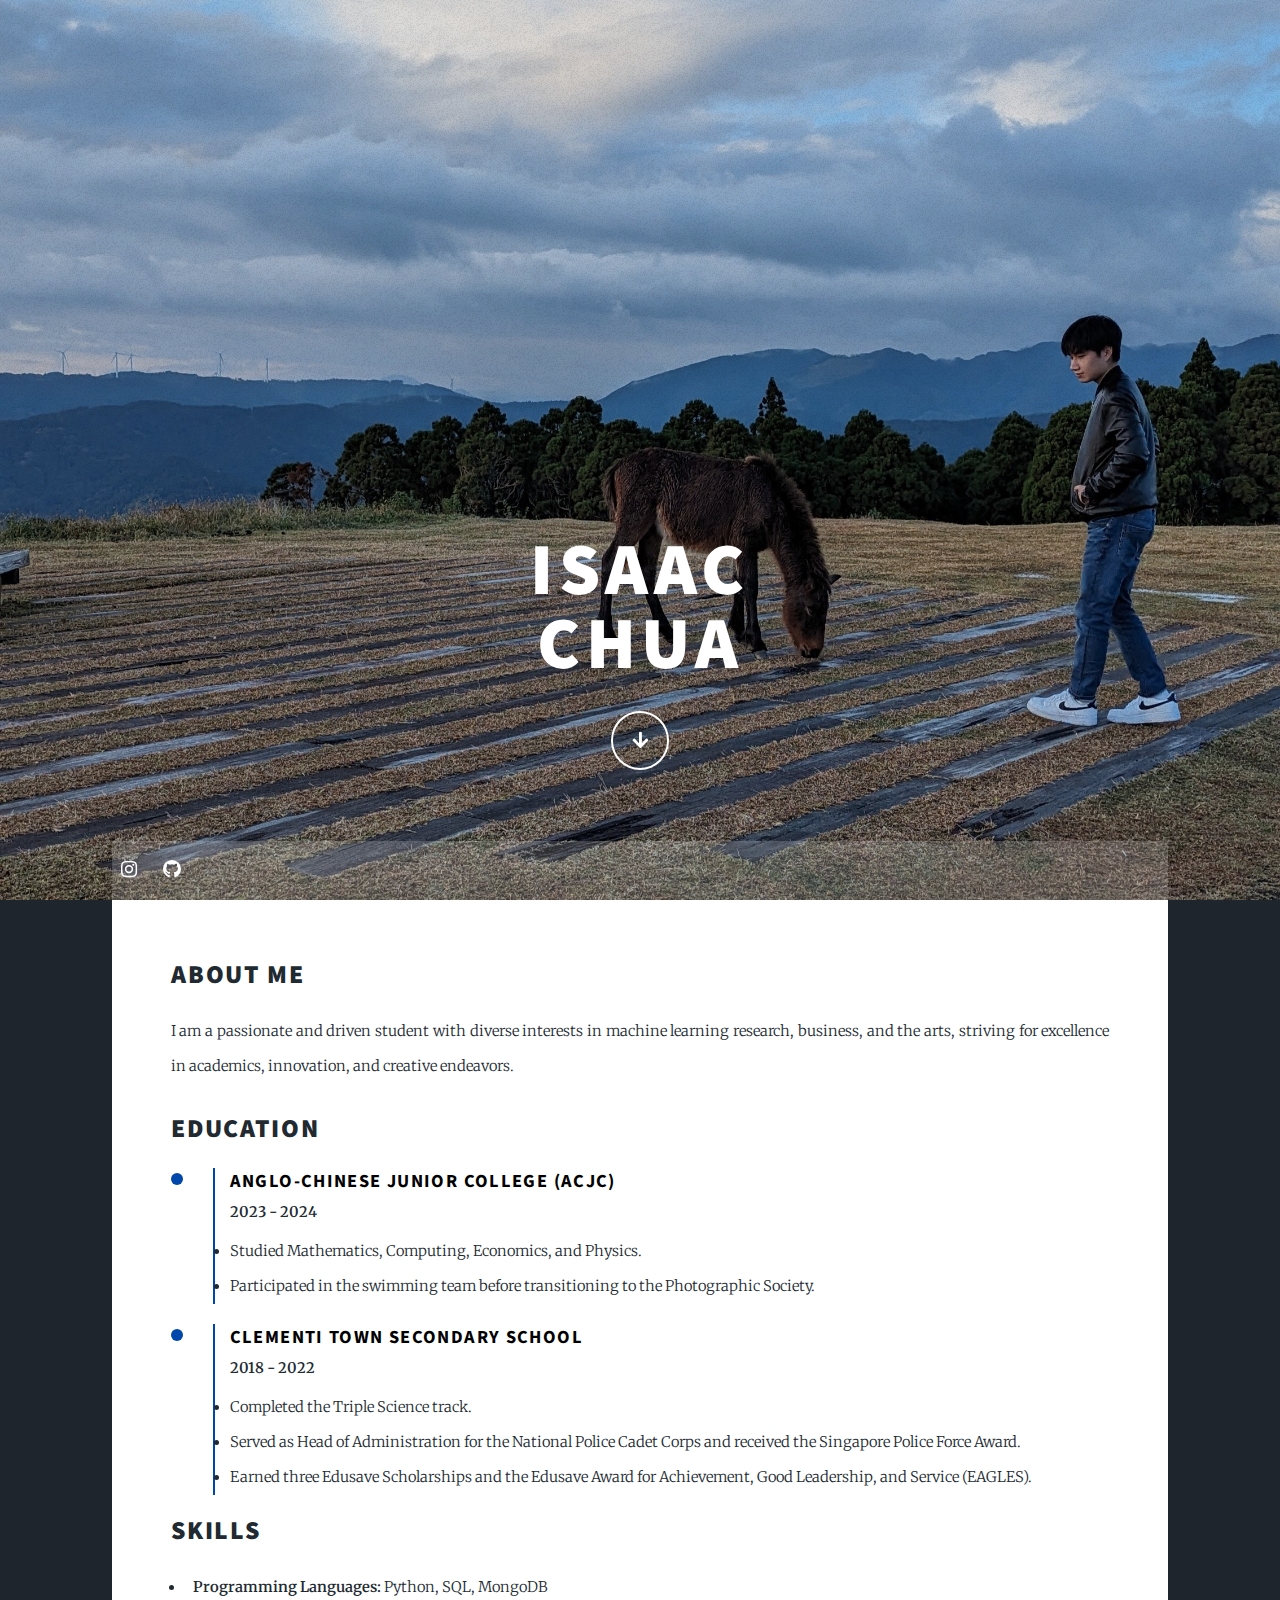
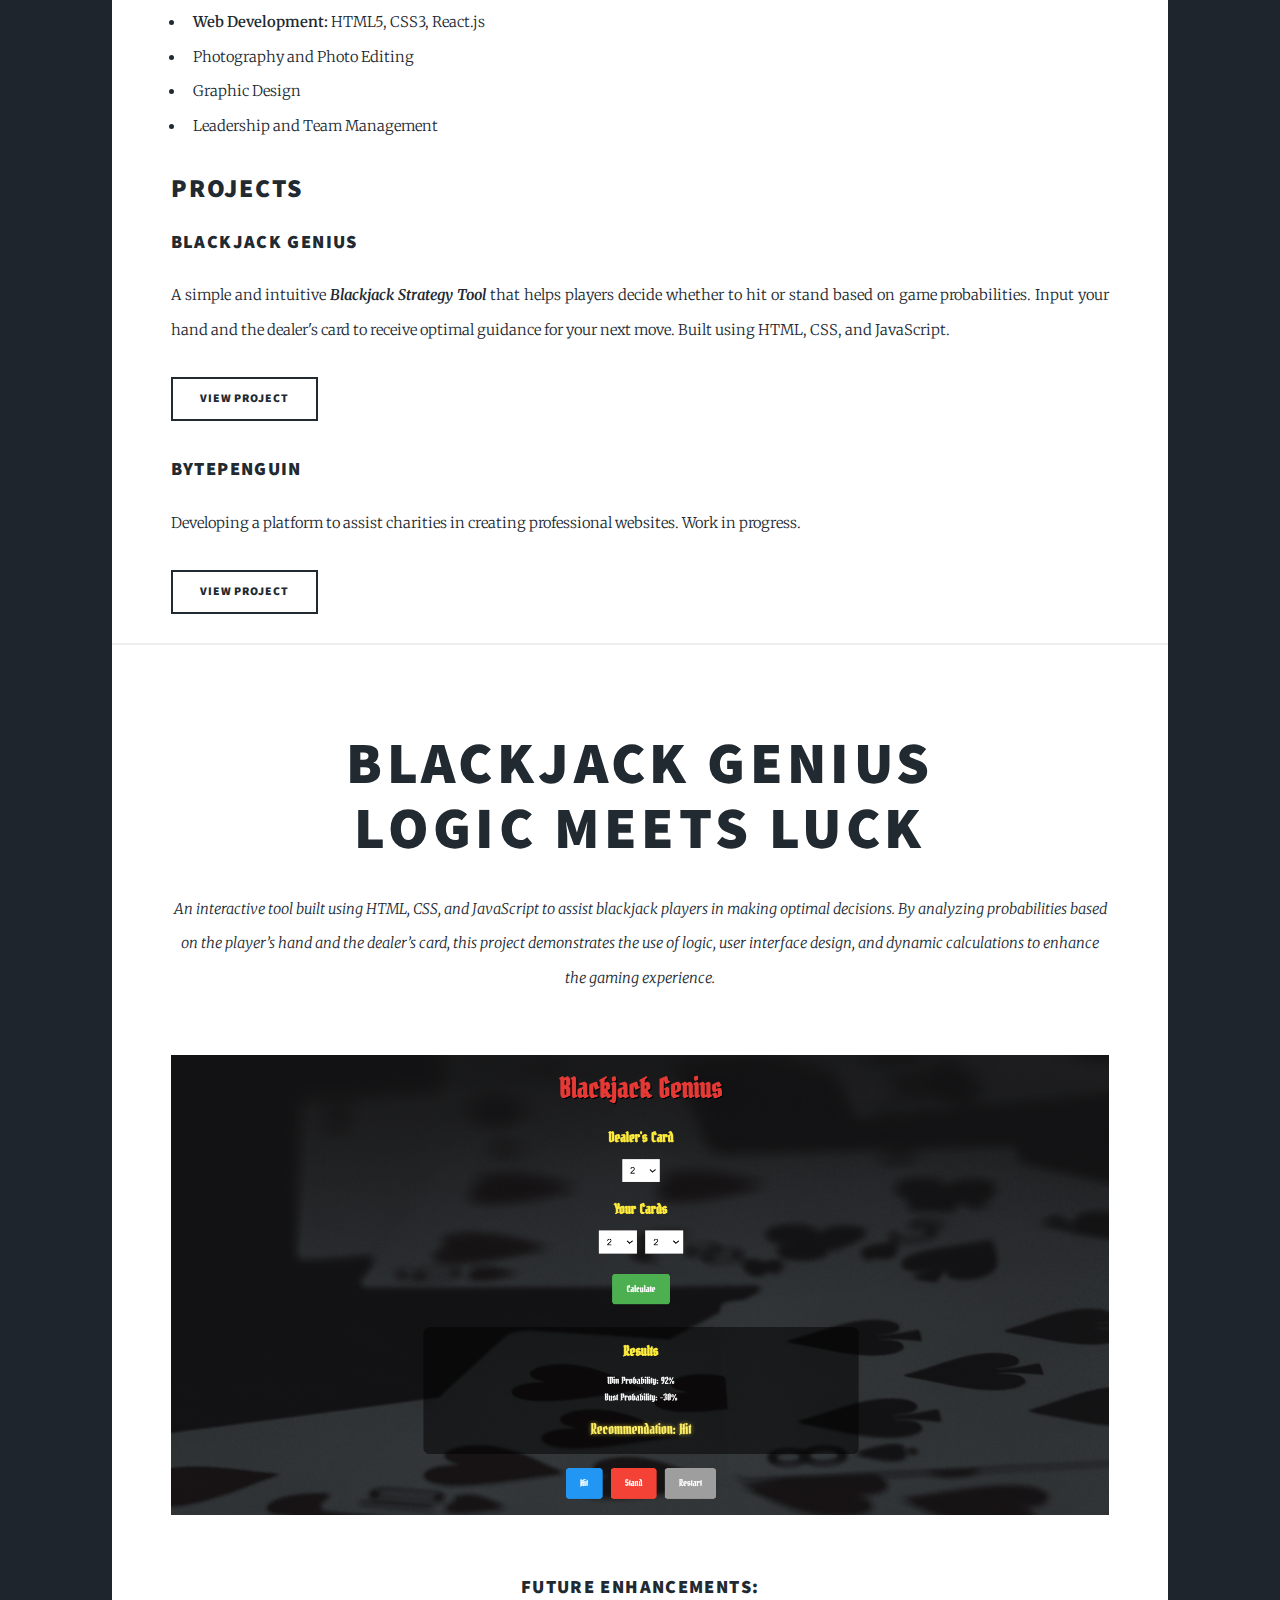
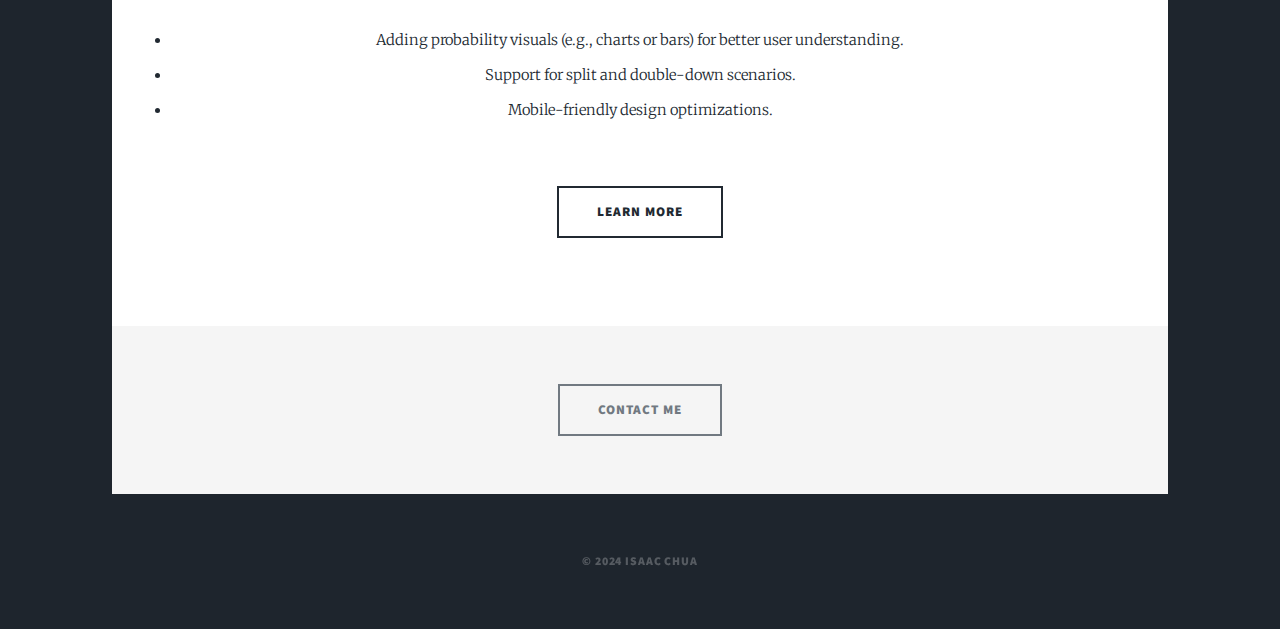
<file: index.html>
<!DOCTYPE HTML>
<! ISAAC CHUA | With credits to: Massively by HTML5 UP html5up.net | @ajlkn >
<html>
	<head>
		<title>Isaac Chua</title>
		<meta charset="utf-8" />
		<meta name="viewport" content="width=device-width, initial-scale=1, user-scalable=no" />
		<link rel="stylesheet" href="assets/css/main.css" />
		<noscript><link rel="stylesheet" href="assets/css/noscript.css" /></noscript>
	</head>
	<body class="is-preload">

		<!-- Wrapper -->
		<div id="wrapper" class="fade-in">

			<!-- Intro -->
			<div id="intro">
				<h1>ISAAC<br />
				CHUA</h1>
				<ul class="actions">
					<li><a href="#header" class="button icon solid solo fa-arrow-down scrolly">Continue</a></li>
				</ul>
			</div>

			<!-- Header -->
			<header id="header">
				<a href="index.html" class="logo">ISAAC CHUA</a>
			</header>

			<!-- Nav -->
			<nav id="nav">
				<ul class="icons">
					<li><a href="https://instagram.com/iscjk" class="icon brands fa-instagram"><span class="label">Instagram</span></a></li>
					<li><a href="https://github.com/iscjk" class="icon brands fa-github"><span class="label">GitHub</span></a></li>
				</ul>
			</nav>

			<!-- Main -->
			<div id="main">

				<!-- Resume Section -->
				<section class="resume">
					<div class="container">
						<div class="left-column">
							<section class="summary fade-in">
								<h2>About Me</h2>
								<p>I am a passionate and driven student with diverse interests in machine learning research, business, and the arts, striving for excellence in academics, innovation, and creative endeavors.</p>
							</section>
							<section class="education fade-in">
								<h2>Education</h2>
								<div class="timeline-item">
									<div class="timeline-dot"></div>
									<div class="timeline-content">
										<h3>ANGLO-CHINESE JUNIOR COLLEGE (ACJC)</h3>
										<p><strong>2023 - 2024</strong></p>
										<li>Studied Mathematics, Computing, Economics, and Physics.</li>
										<li>Participated in the swimming team before transitioning to the Photographic Society.</li>
									</div>
								</div>
								<div class="timeline-item">
									<div class="timeline-dot"></div>
									<div class="timeline-content">
										<h3>CLEMENTI TOWN SECONDARY SCHOOL</h3>
										<p><strong>2018 - 2022</strong></p>
										<li>Completed the Triple Science track.</li>
										<li>Served as Head of Administration for the National Police Cadet Corps and received the Singapore Police Force Award.</li>
										<li>Earned three Edusave Scholarships and the Edusave Award for Achievement, Good Leadership, and Service (EAGLES).</li>
									</div>
								</div>
							</section>
							<section class="skills fade-in">
								<h2>Skills</h2>
								<ul>
									<li><strong>Programming Languages:</strong> Python, SQL, MongoDB</li>
									<li><strong>Web Development:</strong> HTML5, CSS3, React.js</li>
									<li>Photography and Photo Editing</li>
									<li>Graphic Design</li>
									<li>Leadership and Team Management</li>
								</ul>
							</section>
							<section class="projects fade-in">
								<h2>Projects</h2>
								<div class="project-item">
									<h3>Blackjack Genius</h3>
									<p>A simple and intuitive <b><i>Blackjack Strategy Tool</b></i> that helps players decide whether to hit or stand based on game probabilities. Input your hand and the dealer's card to receive optimal guidance for your next move. Built using HTML, CSS, and JavaScript.</p>
									<a href="https://iscjk.github.io/blackjackgenius/" class="button">View Project</a>
								</div>
								<br>
								<div class="project-item">
									<h3>BytePenguin</h3>
									<p>Developing a platform to assist charities in creating professional websites. Work in progress.</p>
									<a href="#" class="button">View Project</a><br>
								</div>
								<!-- Add more project items if needed -->
							</section>
						</div>
					</div>
				</section>
				<!-- Featured Project -->
				<article class="post featured fade-in">
					<header class="major">
						<h2><a href="#">Blackjack Genius<br>
						Logic Meets Luck</a></h2>
						<p>An interactive tool built using HTML, CSS, and JavaScript to assist blackjack players in making optimal decisions. By analyzing probabilities based on the player’s hand and the dealer’s card, this project demonstrates the use of logic, user interface design, and dynamic calculations to enhance the gaming experience.</p>
					<a href="https://iscjk.github.io/blackjackgenius/" class="image main"><img src="images/bjg-pc.png" alt="Blackjack Genius" /></a>
					<p><h3>Future Enhancements:</h3>
					<li>Adding probability visuals (e.g., charts or bars) for better user understanding.</li>
					<li>Support for split and double-down scenarios.</li>
					<li>Mobile-friendly design optimizations.</li></p></header>
					<ul class="actions special">
						<li><a href="https://iscjk.github.io/blackjackgenius/" class="button large">Learn More</a></li>
					</ul>
				</article>

			</div>

			<!-- Footer -->
			<footer id="footer">
				<section>
					<ul class="actions special">
						<li><a href="mailto:iisaacchua@gmail.com" class="button large">Contact Me</a></li>
					</ul>
				</section>
			</footer>

			<!-- Copyright -->
			<div id="copyright">
				<ul><li>&copy; 2024 Isaac Chua</li></ul>
			</div>

		</div>

		<!-- Scripts -->
		<script src="assets/js/jquery.min.js"></script>
		<script src="assets/js/jquery.scrollex.min.js"></script>
		<script src="assets/js/jquery.scrolly.min.js"></script>
		<script src="assets/js/browser.min.js"></script>
		<script src="assets/js/breakpoints.min.js"></script>
		<script src="assets/js/util.js"></script>
		<script src="assets/js/main.js"></script>

	</body>
</html>
</file>
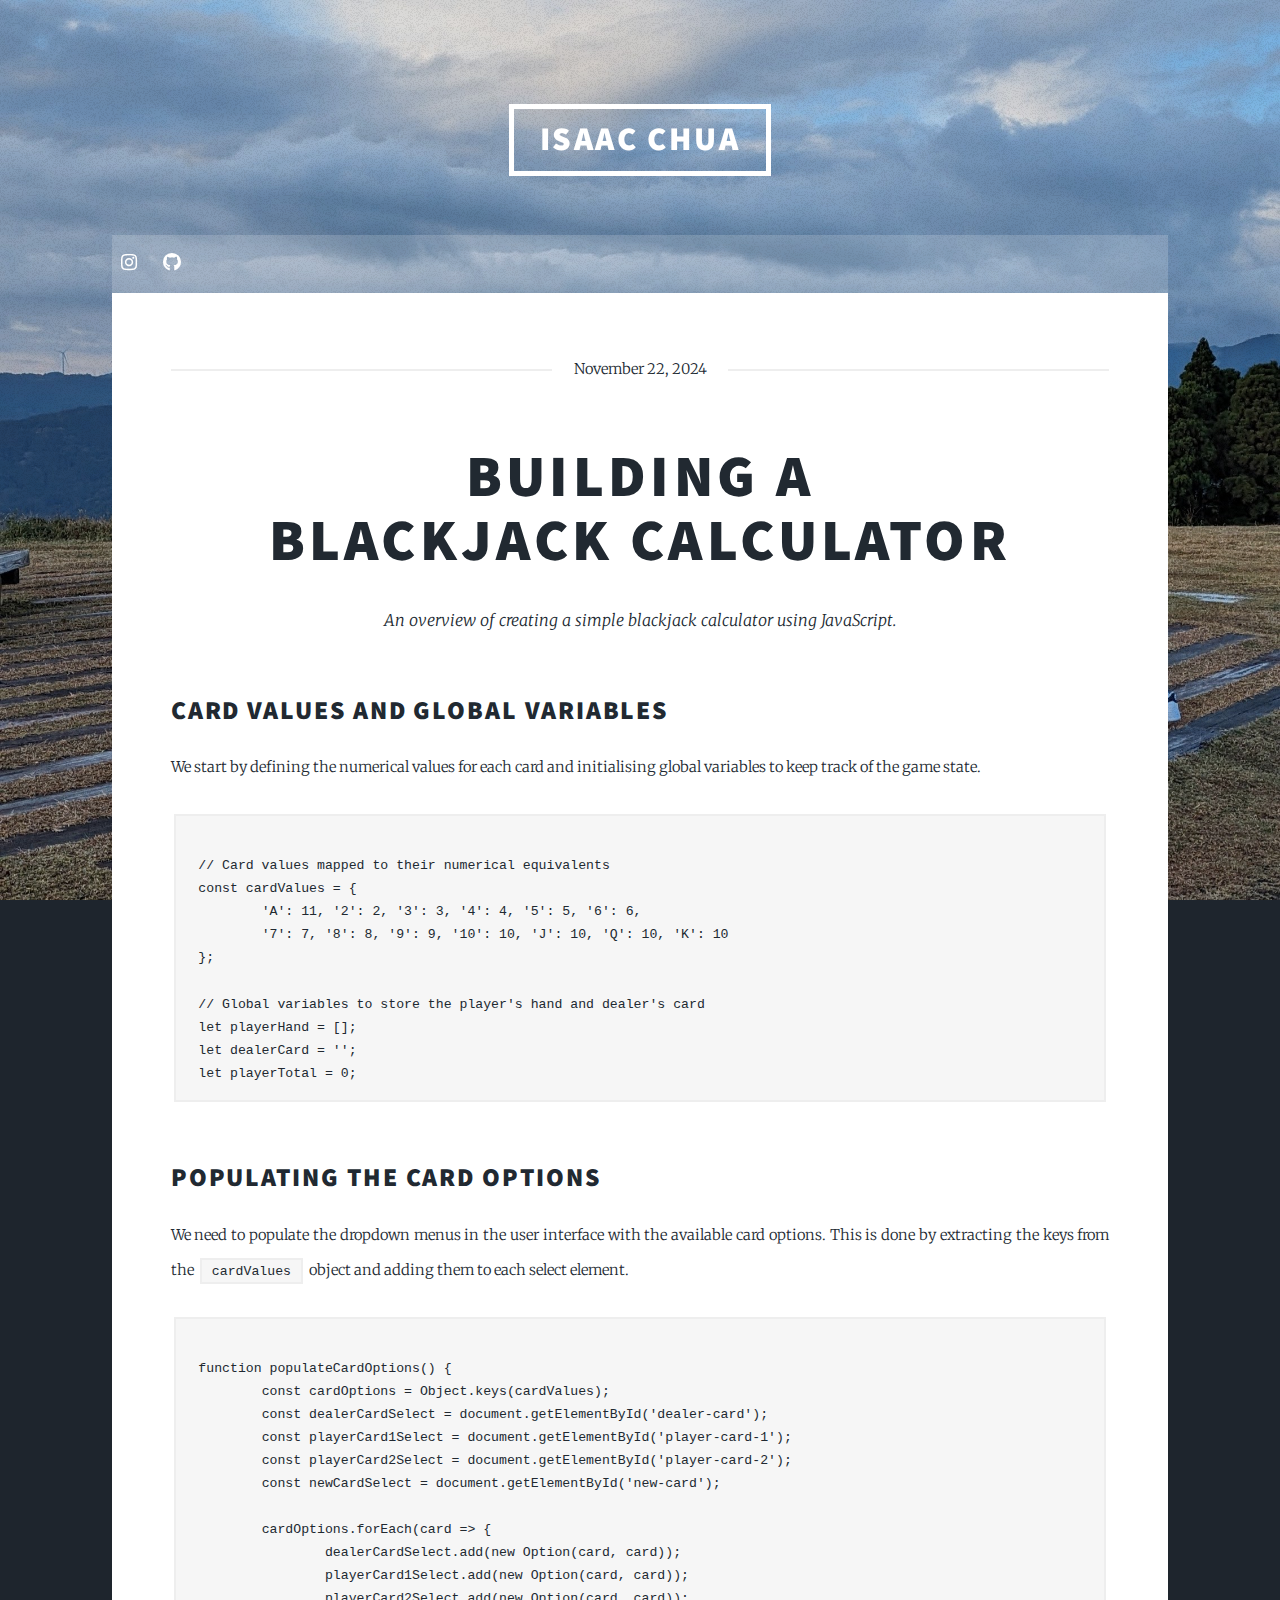
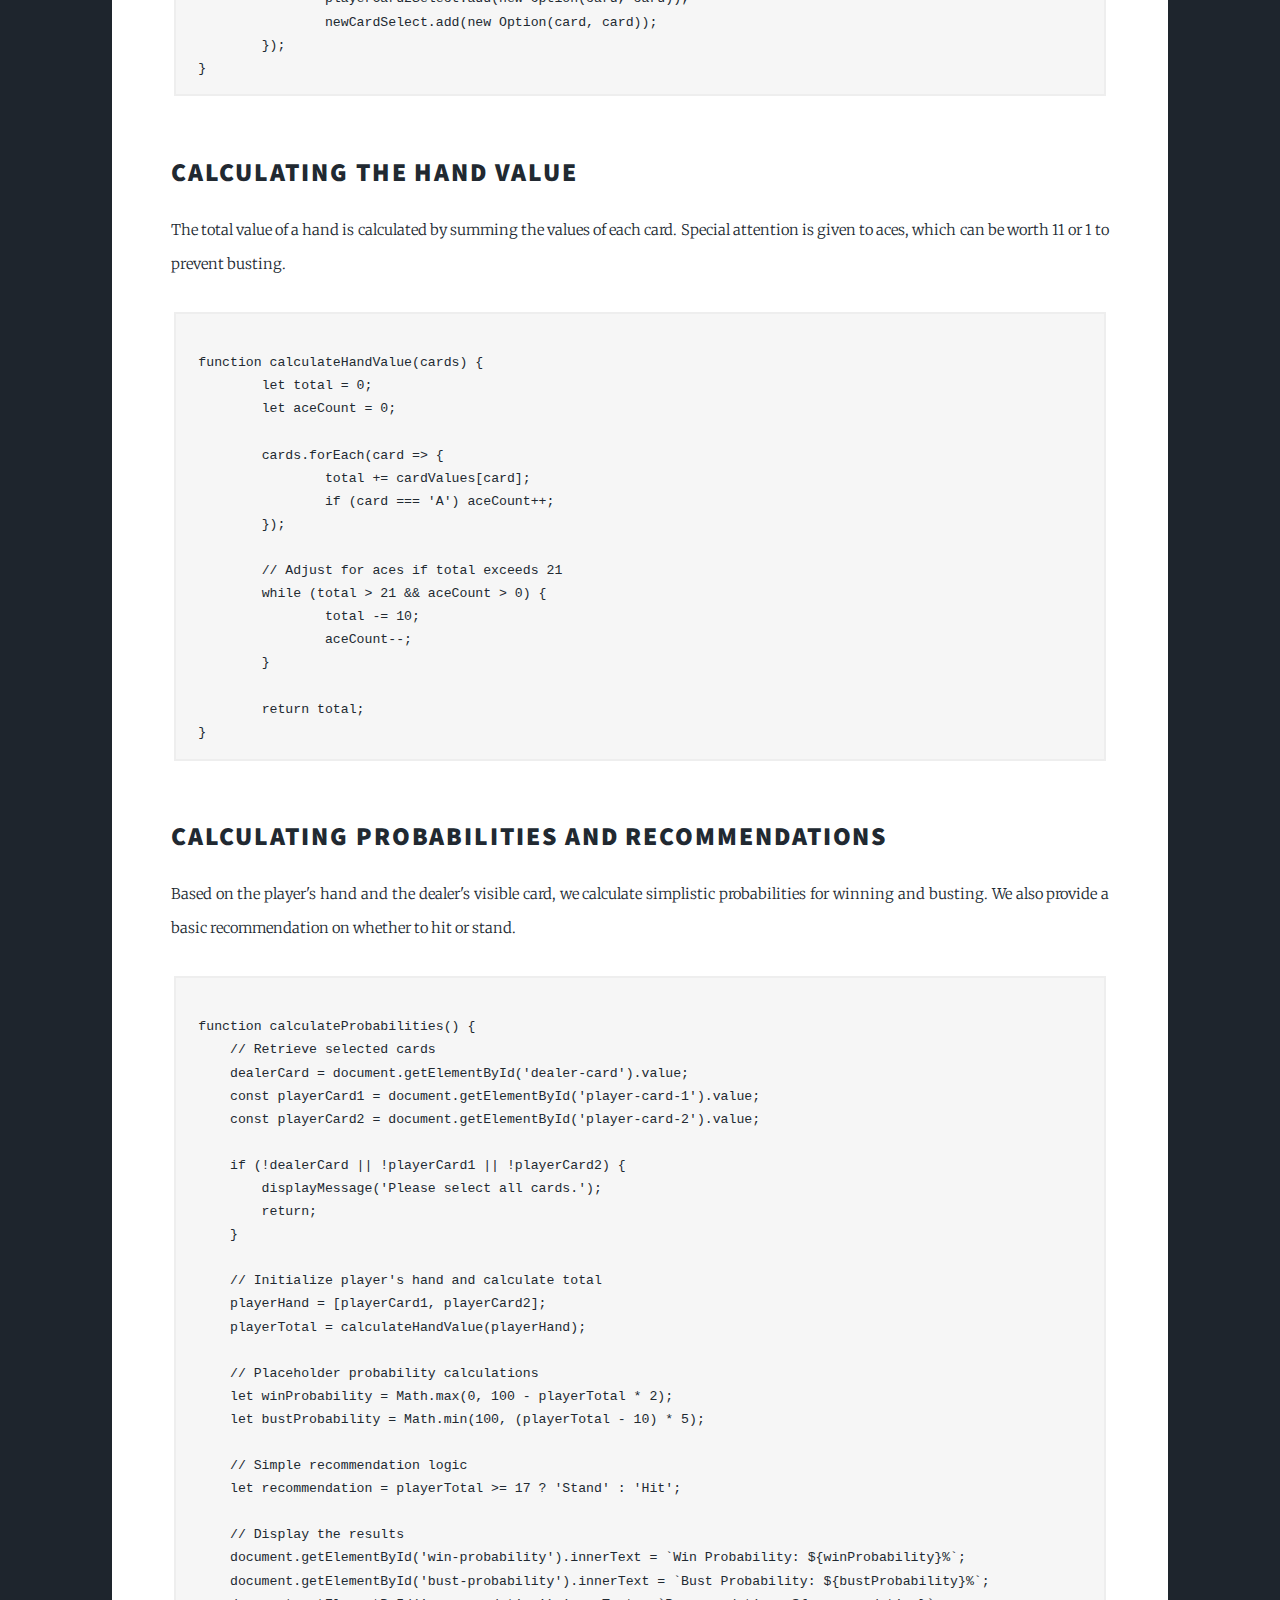
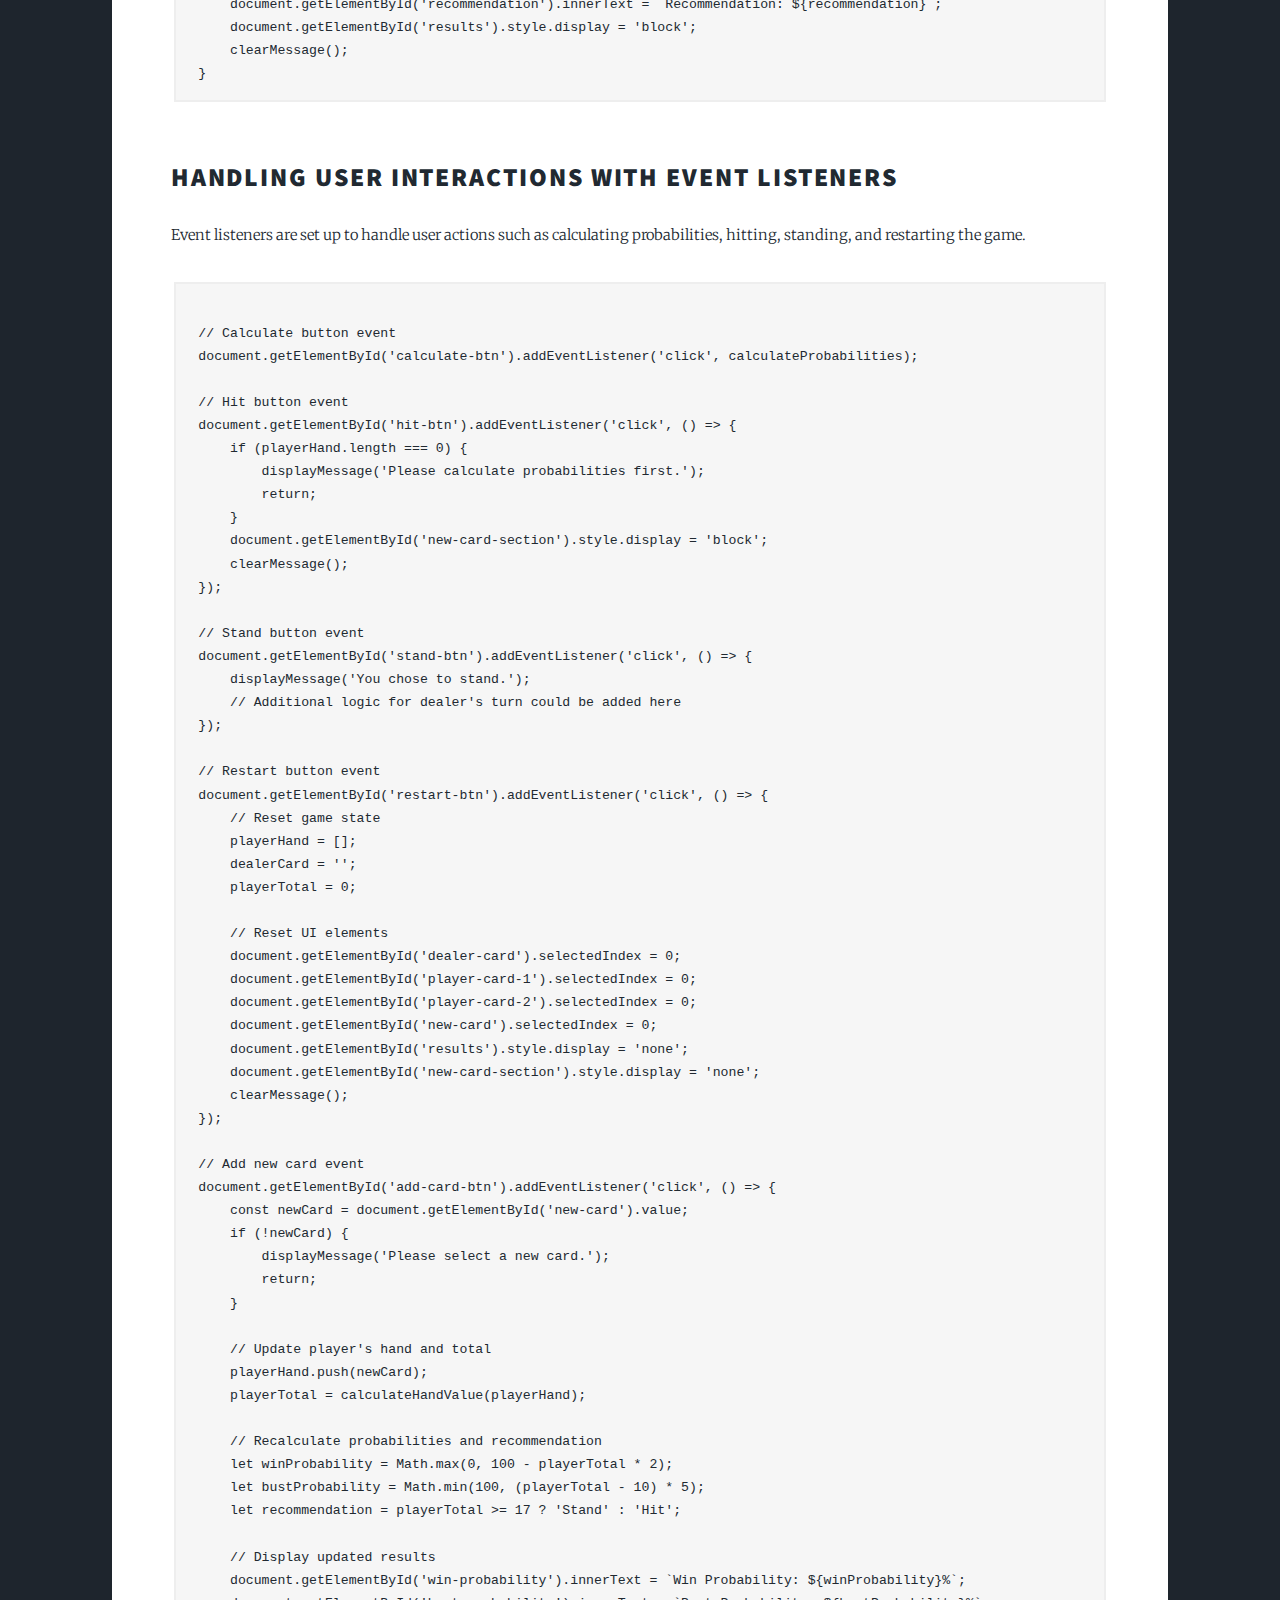
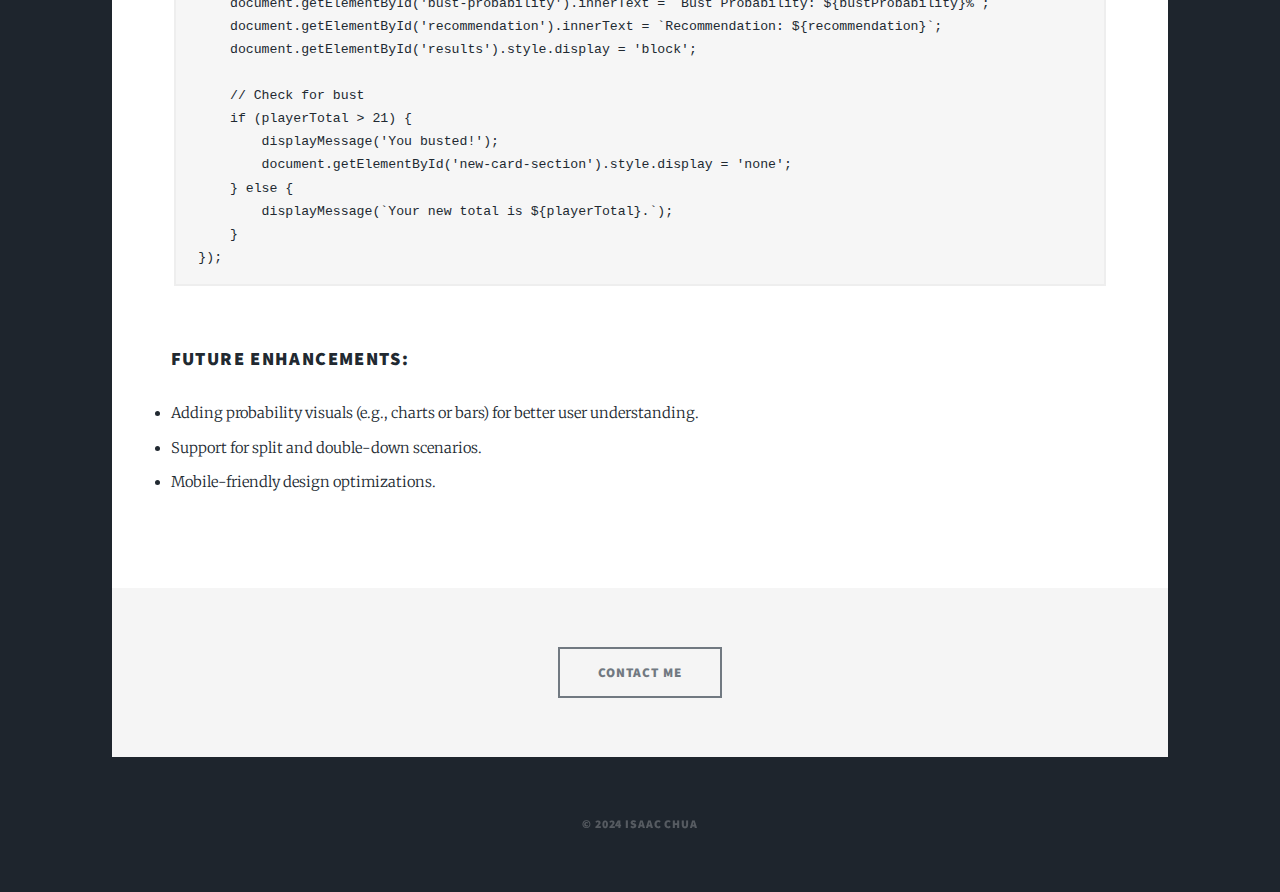
<file: blackjackgenius-overview.html>
<!DOCTYPE HTML>
<html>
	<head>
		<title>Blackjack Genius - Overview</title>
		<meta charset="utf-8" />
		<meta name="viewport" content="width=device-width, initial-scale=1, user-scalable=no" />
		<link rel="stylesheet" href="assets/css/main.css" />
		<noscript><link rel="stylesheet" href="assets/css/noscript.css" /></noscript>
	</head>
	<body class="is-preload">

		<!-- Wrapper -->
			<div id="wrapper">

				<!-- Header -->
					<header id="header">
						<a href="index.html" class="logo">Isaac Chua</a>
					</header>

				<!-- Nav -->
				<nav id="nav">
					<ul class="icons">
						<li><a href="https://instagram.com/iscjk" class="icon brands fa-instagram"><span class="label">Instagram</span></a></li>
						<li><a href="https://github.com/iscjk" class="icon brands fa-github"><span class="label">GitHub</span></a></li>
					</ul>
				</nav>

				<!-- Main -->
					<div id="main">

				<!-- Post -->
				<section class="post">
					<header class="major">
						<span class="date">November 22, 2024</span>
						<h1>Building a<br />
						Blackjack Calculator</h1>
						<p>An overview of creating a simple blackjack calculator using JavaScript.</p>
					</header>

					<!-- Card Values and Global Variables -->
					<h2>Card Values and Global Variables</h2>
					<p>We start by defining the numerical values for each card and initialising global variables to keep track of the game state.</p>

<pre>
<code class="language-javascript">
// Card values mapped to their numerical equivalents
const cardValues = {
	'A': 11, '2': 2, '3': 3, '4': 4, '5': 5, '6': 6,
	'7': 7, '8': 8, '9': 9, '10': 10, 'J': 10, 'Q': 10, 'K': 10
};

// Global variables to store the player's hand and dealer's card
let playerHand = [];
let dealerCard = '';
let playerTotal = 0;
</code>
</pre>


				   <!-- Populating the Card Options -->
				   <h2>Populating the Card Options</h2>
				   <p>We need to populate the dropdown menus in the user interface with the available card options. This is done by extracting the keys from the <code>cardValues</code> object and adding them to each select element.</p>

<pre>
<code class="language-javascript">
function populateCardOptions() {
	const cardOptions = Object.keys(cardValues);
	const dealerCardSelect = document.getElementById('dealer-card');
	const playerCard1Select = document.getElementById('player-card-1');
	const playerCard2Select = document.getElementById('player-card-2');
	const newCardSelect = document.getElementById('new-card');

	cardOptions.forEach(card => {
		dealerCardSelect.add(new Option(card, card));
		playerCard1Select.add(new Option(card, card));
		playerCard2Select.add(new Option(card, card));
		newCardSelect.add(new Option(card, card));
	});
}
</code>
</pre>

				   <!-- Calculating Hand Value -->
				   <h2>Calculating the Hand Value</h2>
				   <p>The total value of a hand is calculated by summing the values of each card. Special attention is given to aces, which can be worth 11 or 1 to prevent busting.</p>

<pre>
<code class="language-javascript">
function calculateHandValue(cards) {
	let total = 0;
	let aceCount = 0;

	cards.forEach(card => {
		total += cardValues[card];
		if (card === 'A') aceCount++;
	});

	// Adjust for aces if total exceeds 21
	while (total > 21 && aceCount > 0) {
		total -= 10;
		aceCount--;
	}

	return total;
}
</code>
</pre>

<!-- Calculating Probabilities and Recommendations -->
<h2>Calculating Probabilities and Recommendations</h2>
<p>Based on the player's hand and the dealer's visible card, we calculate simplistic probabilities for winning and busting. We also provide a basic recommendation on whether to hit or stand.</p>

<pre>
<code class="language-javascript">
function calculateProbabilities() {
    // Retrieve selected cards
    dealerCard = document.getElementById('dealer-card').value;
    const playerCard1 = document.getElementById('player-card-1').value;
    const playerCard2 = document.getElementById('player-card-2').value;

    if (!dealerCard || !playerCard1 || !playerCard2) {
        displayMessage('Please select all cards.');
        return;
    }

    // Initialize player's hand and calculate total
    playerHand = [playerCard1, playerCard2];
    playerTotal = calculateHandValue(playerHand);

    // Placeholder probability calculations
    let winProbability = Math.max(0, 100 - playerTotal * 2);
    let bustProbability = Math.min(100, (playerTotal - 10) * 5);

    // Simple recommendation logic
    let recommendation = playerTotal >= 17 ? 'Stand' : 'Hit';

    // Display the results
    document.getElementById('win-probability').innerText = `Win Probability: ${winProbability}%`;
    document.getElementById('bust-probability').innerText = `Bust Probability: ${bustProbability}%`;
    document.getElementById('recommendation').innerText = `Recommendation: ${recommendation}`;
    document.getElementById('results').style.display = 'block';
    clearMessage();
}
</code>
</pre>

<!-- Event Listeners -->
<h2>Handling User Interactions with Event Listeners</h2>
<p>Event listeners are set up to handle user actions such as calculating probabilities, hitting, standing, and restarting the game.</p>

<pre>
<code class="language-javascript">
// Calculate button event
document.getElementById('calculate-btn').addEventListener('click', calculateProbabilities);

// Hit button event
document.getElementById('hit-btn').addEventListener('click', () => {
    if (playerHand.length === 0) {
        displayMessage('Please calculate probabilities first.');
        return;
    }
    document.getElementById('new-card-section').style.display = 'block';
    clearMessage();
});

// Stand button event
document.getElementById('stand-btn').addEventListener('click', () => {
    displayMessage('You chose to stand.');
    // Additional logic for dealer's turn could be added here
});

// Restart button event
document.getElementById('restart-btn').addEventListener('click', () => {
    // Reset game state
    playerHand = [];
    dealerCard = '';
    playerTotal = 0;

    // Reset UI elements
    document.getElementById('dealer-card').selectedIndex = 0;
    document.getElementById('player-card-1').selectedIndex = 0;
    document.getElementById('player-card-2').selectedIndex = 0;
    document.getElementById('new-card').selectedIndex = 0;
    document.getElementById('results').style.display = 'none';
    document.getElementById('new-card-section').style.display = 'none';
    clearMessage();
});

// Add new card event
document.getElementById('add-card-btn').addEventListener('click', () => {
    const newCard = document.getElementById('new-card').value;
    if (!newCard) {
        displayMessage('Please select a new card.');
        return;
    }

    // Update player's hand and total
    playerHand.push(newCard);
    playerTotal = calculateHandValue(playerHand);

    // Recalculate probabilities and recommendation
    let winProbability = Math.max(0, 100 - playerTotal * 2);
    let bustProbability = Math.min(100, (playerTotal - 10) * 5);
    let recommendation = playerTotal >= 17 ? 'Stand' : 'Hit';

    // Display updated results
    document.getElementById('win-probability').innerText = `Win Probability: ${winProbability}%`;
    document.getElementById('bust-probability').innerText = `Bust Probability: ${bustProbability}%`;
    document.getElementById('recommendation').innerText = `Recommendation: ${recommendation}`;
    document.getElementById('results').style.display = 'block';

    // Check for bust
    if (playerTotal > 21) {
        displayMessage('You busted!');
        document.getElementById('new-card-section').style.display = 'none';
    } else {
        displayMessage(`Your new total is ${playerTotal}.`);
    }
});
</code>
</pre>

<p><h3>Future Enhancements:</h3>
	<li>Adding probability visuals (e.g., charts or bars) for better user understanding.</li>
	<li>Support for split and double-down scenarios.</li>
	<li>Mobile-friendly design optimizations.</li></p>

				</section>

					</div>

							<!-- Footer -->
			<footer id="footer">
				<section>
					<ul class="actions special">
						<li><a href="mailto:iisaacchua@gmail.com" class="button large">Contact Me</a></li>
					</ul>
				</section>
			</footer>

			<!-- Copyright -->
			<div id="copyright">
				<ul><li>&copy; 2024 Isaac Chua</li></ul>
			</div>

		</div>

		<!-- Scripts -->
		<script src="assets/js/jquery.min.js"></script>
		<script src="assets/js/jquery.scrollex.min.js"></script>
		<script src="assets/js/jquery.scrolly.min.js"></script>
		<script src="assets/js/browser.min.js"></script>
		<script src="assets/js/breakpoints.min.js"></script>
		<script src="assets/js/util.js"></script>
		<script src="assets/js/main.js"></script>

	</body>
</html>
</file>
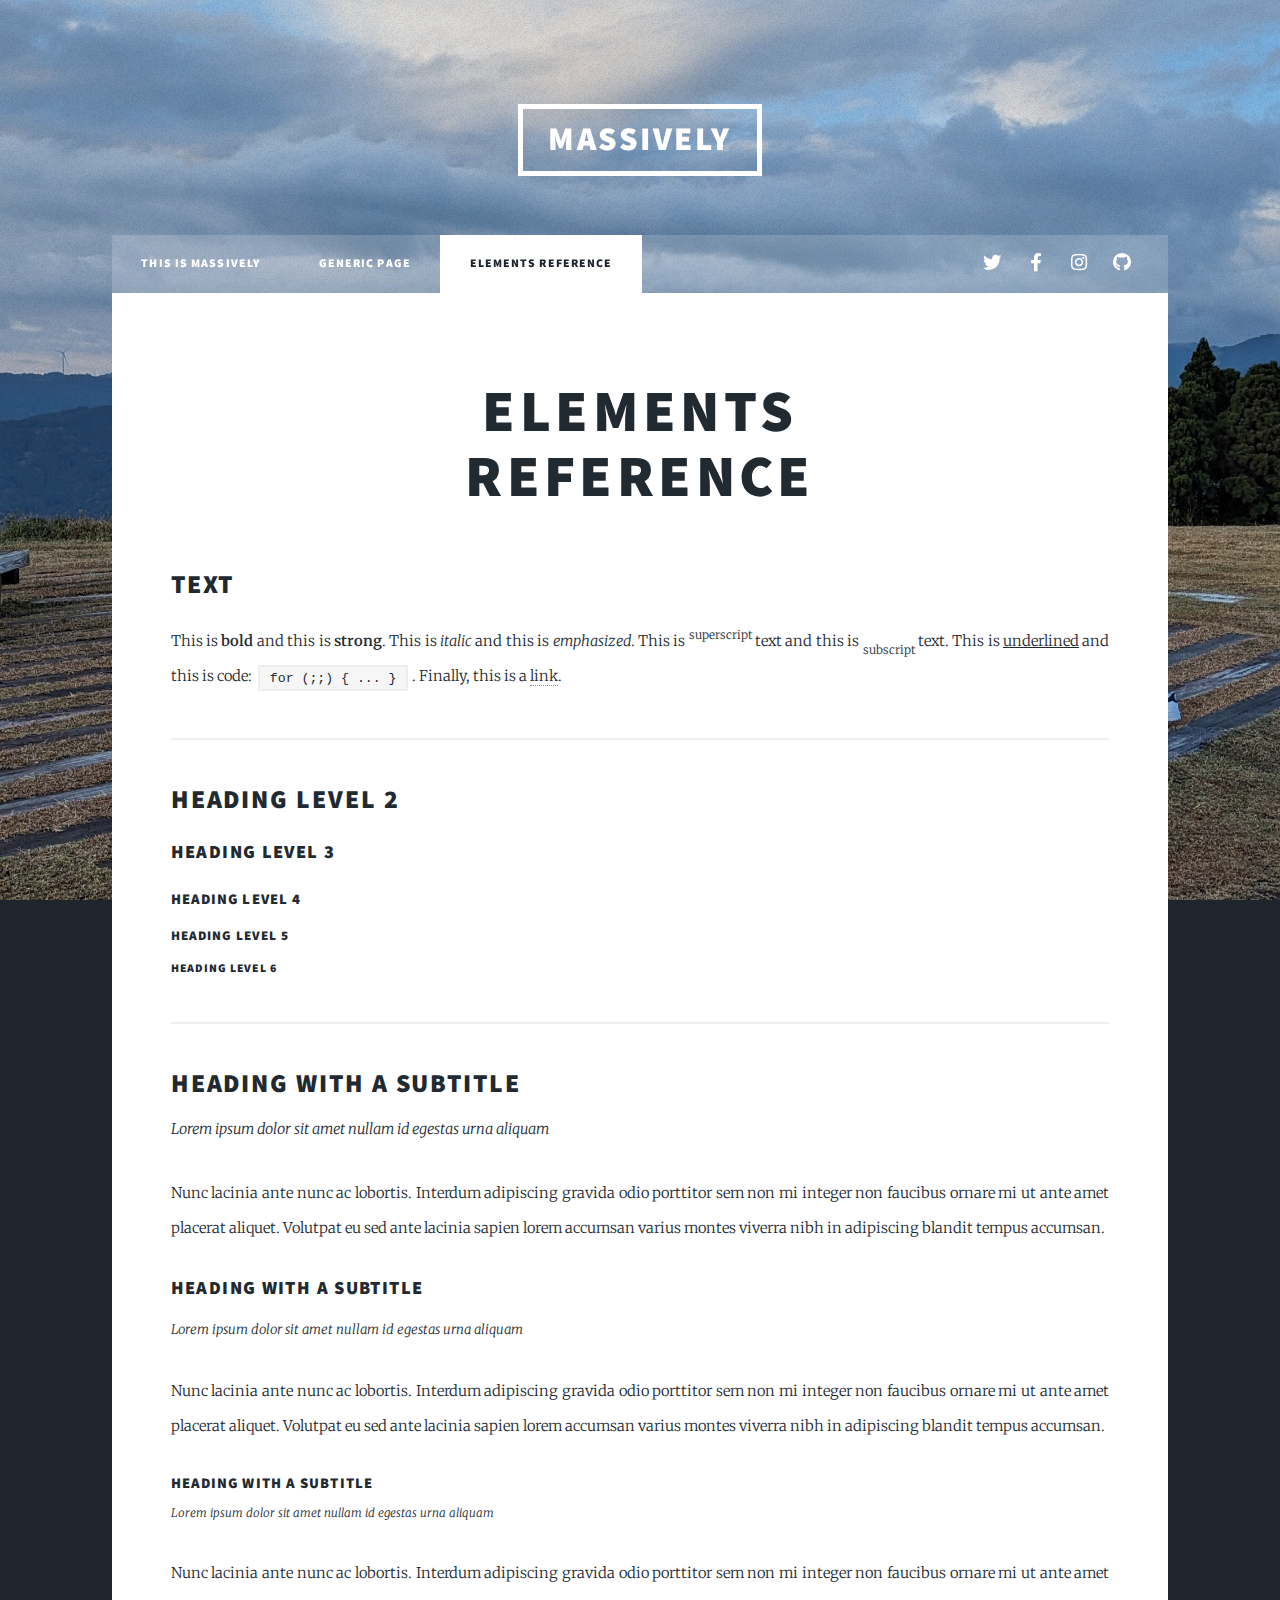
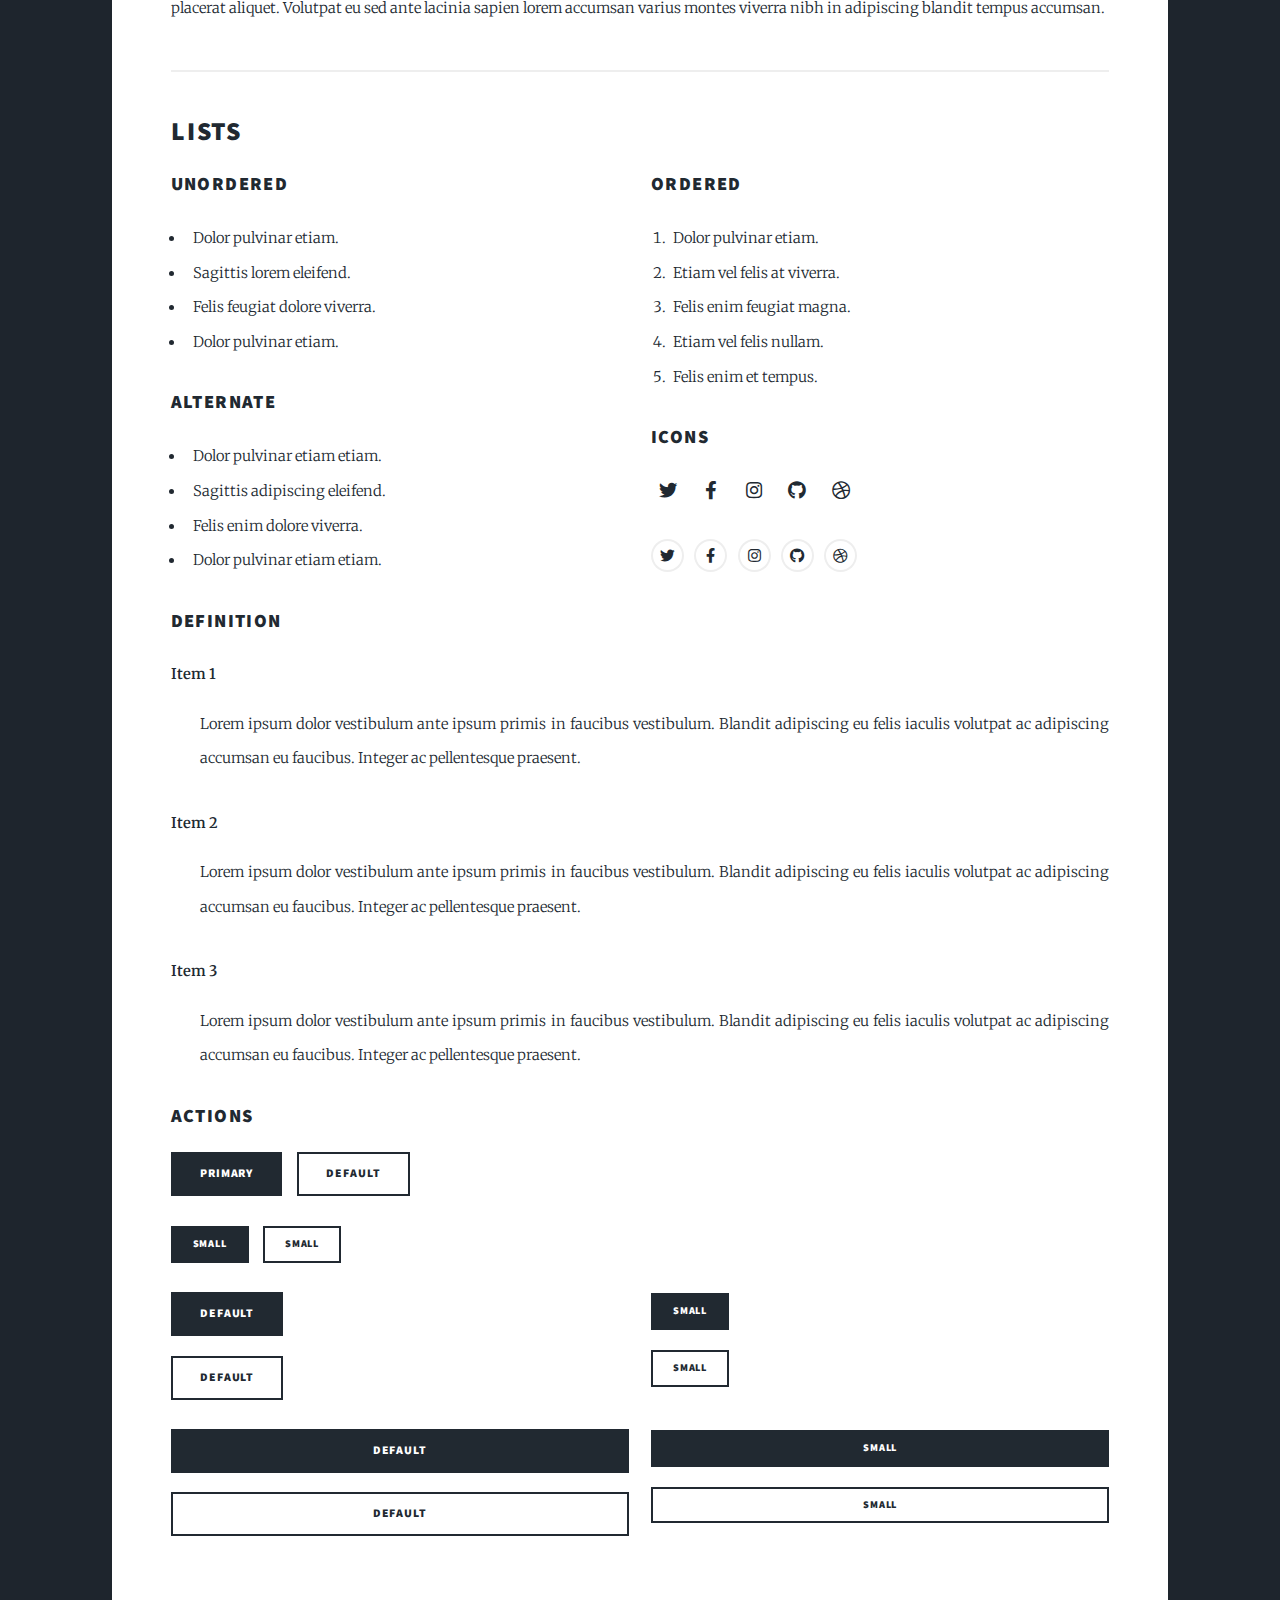
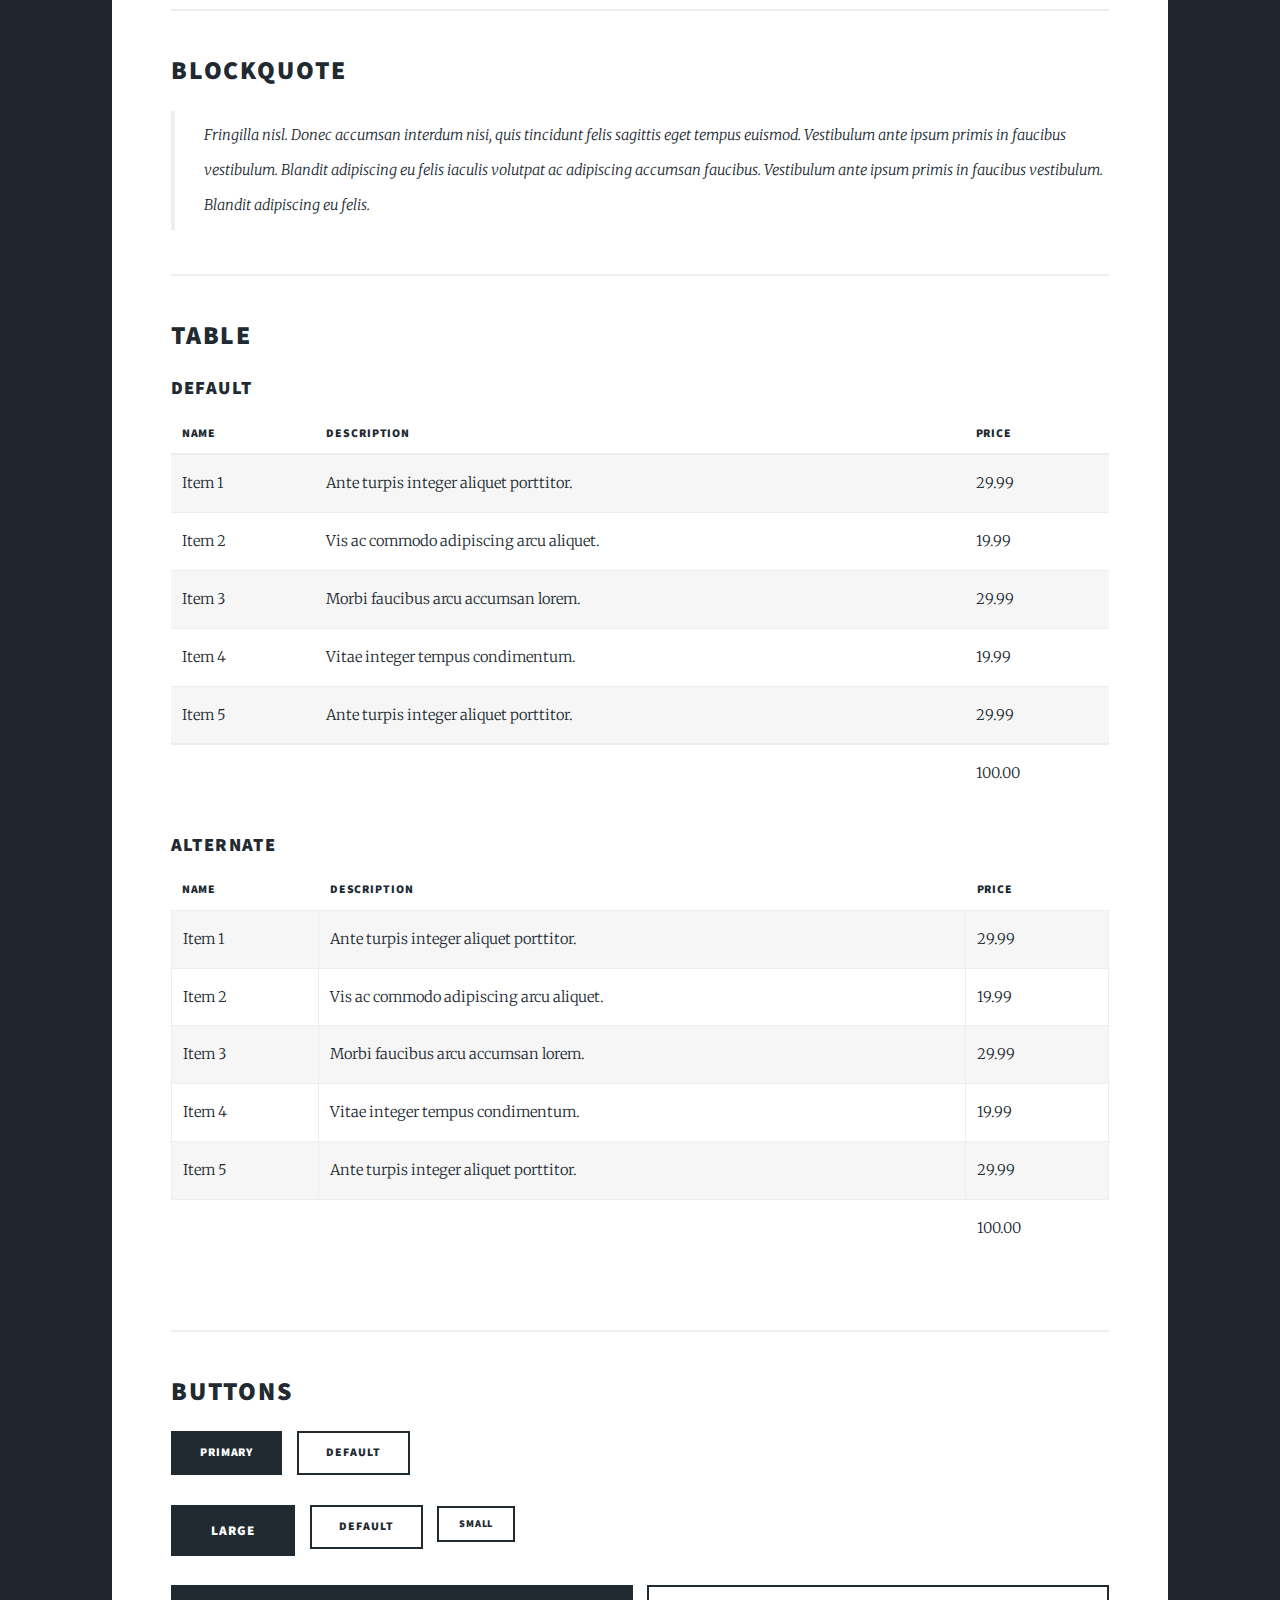
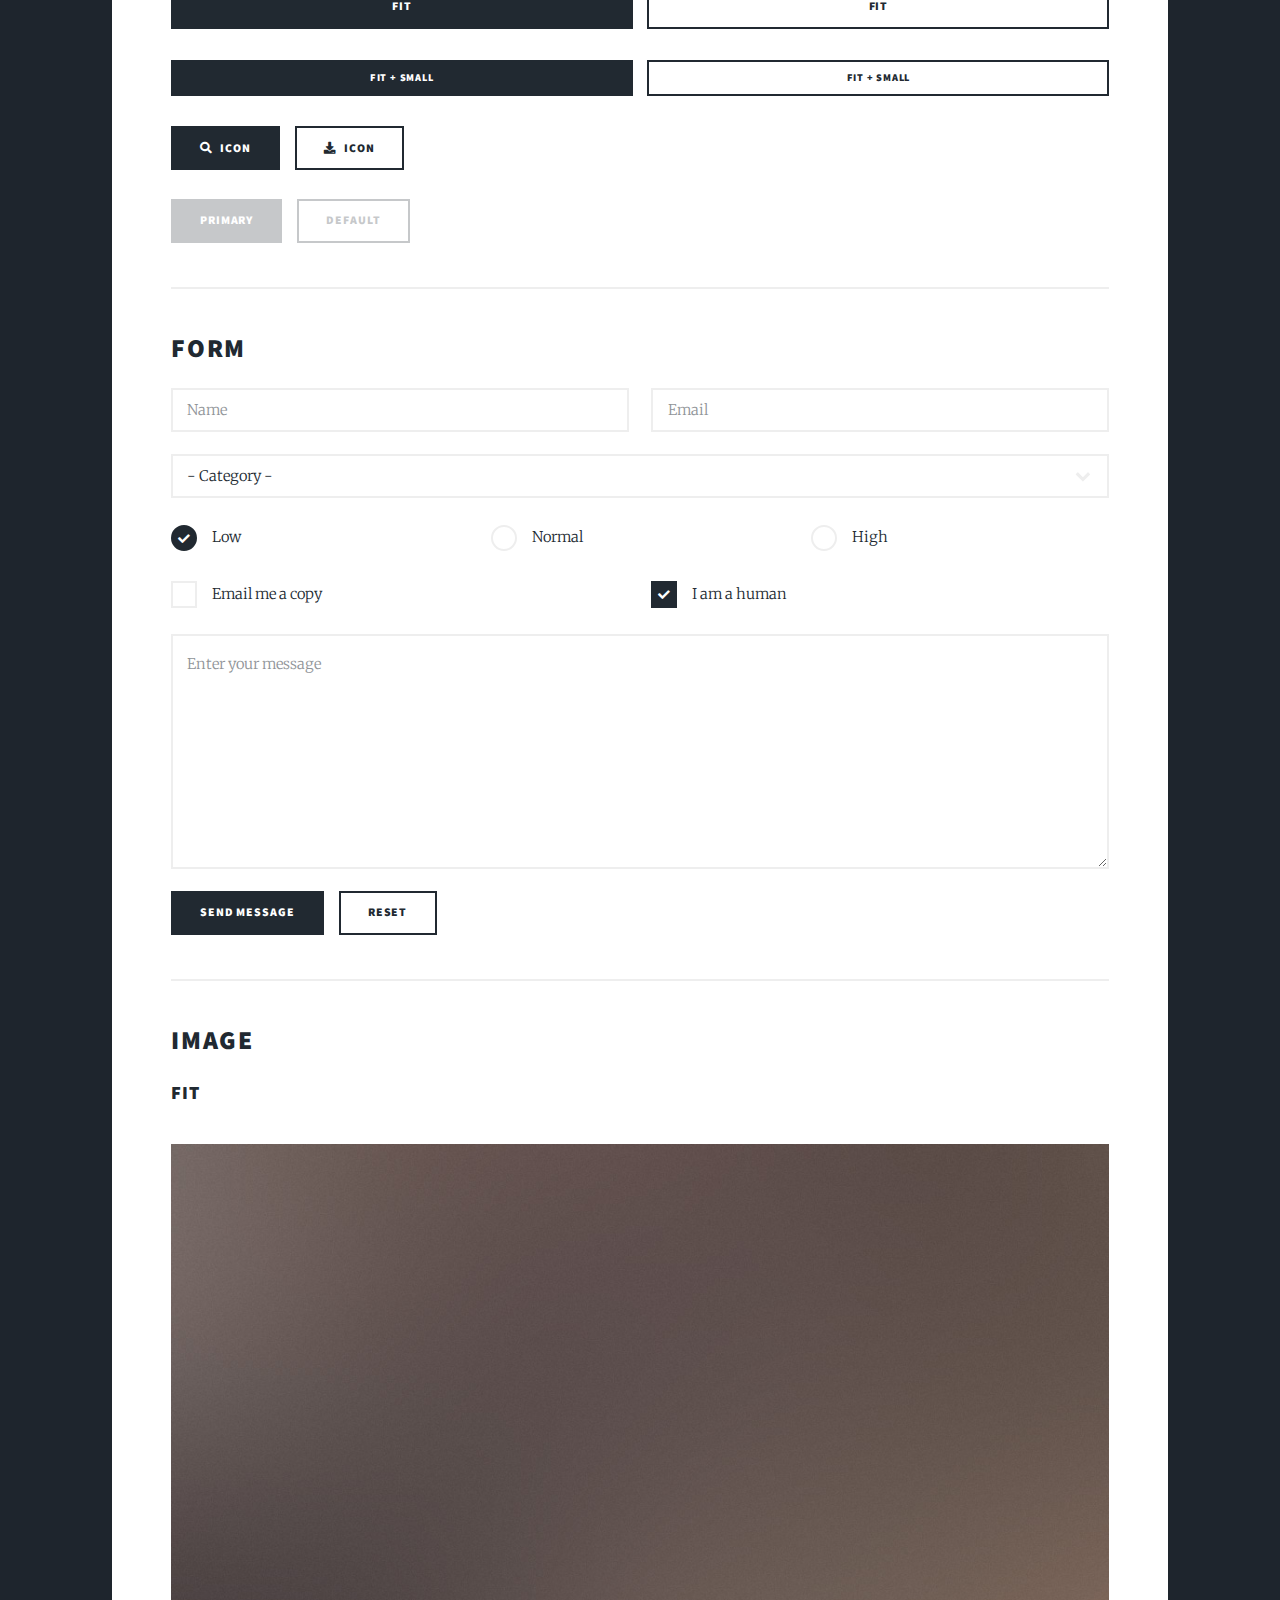
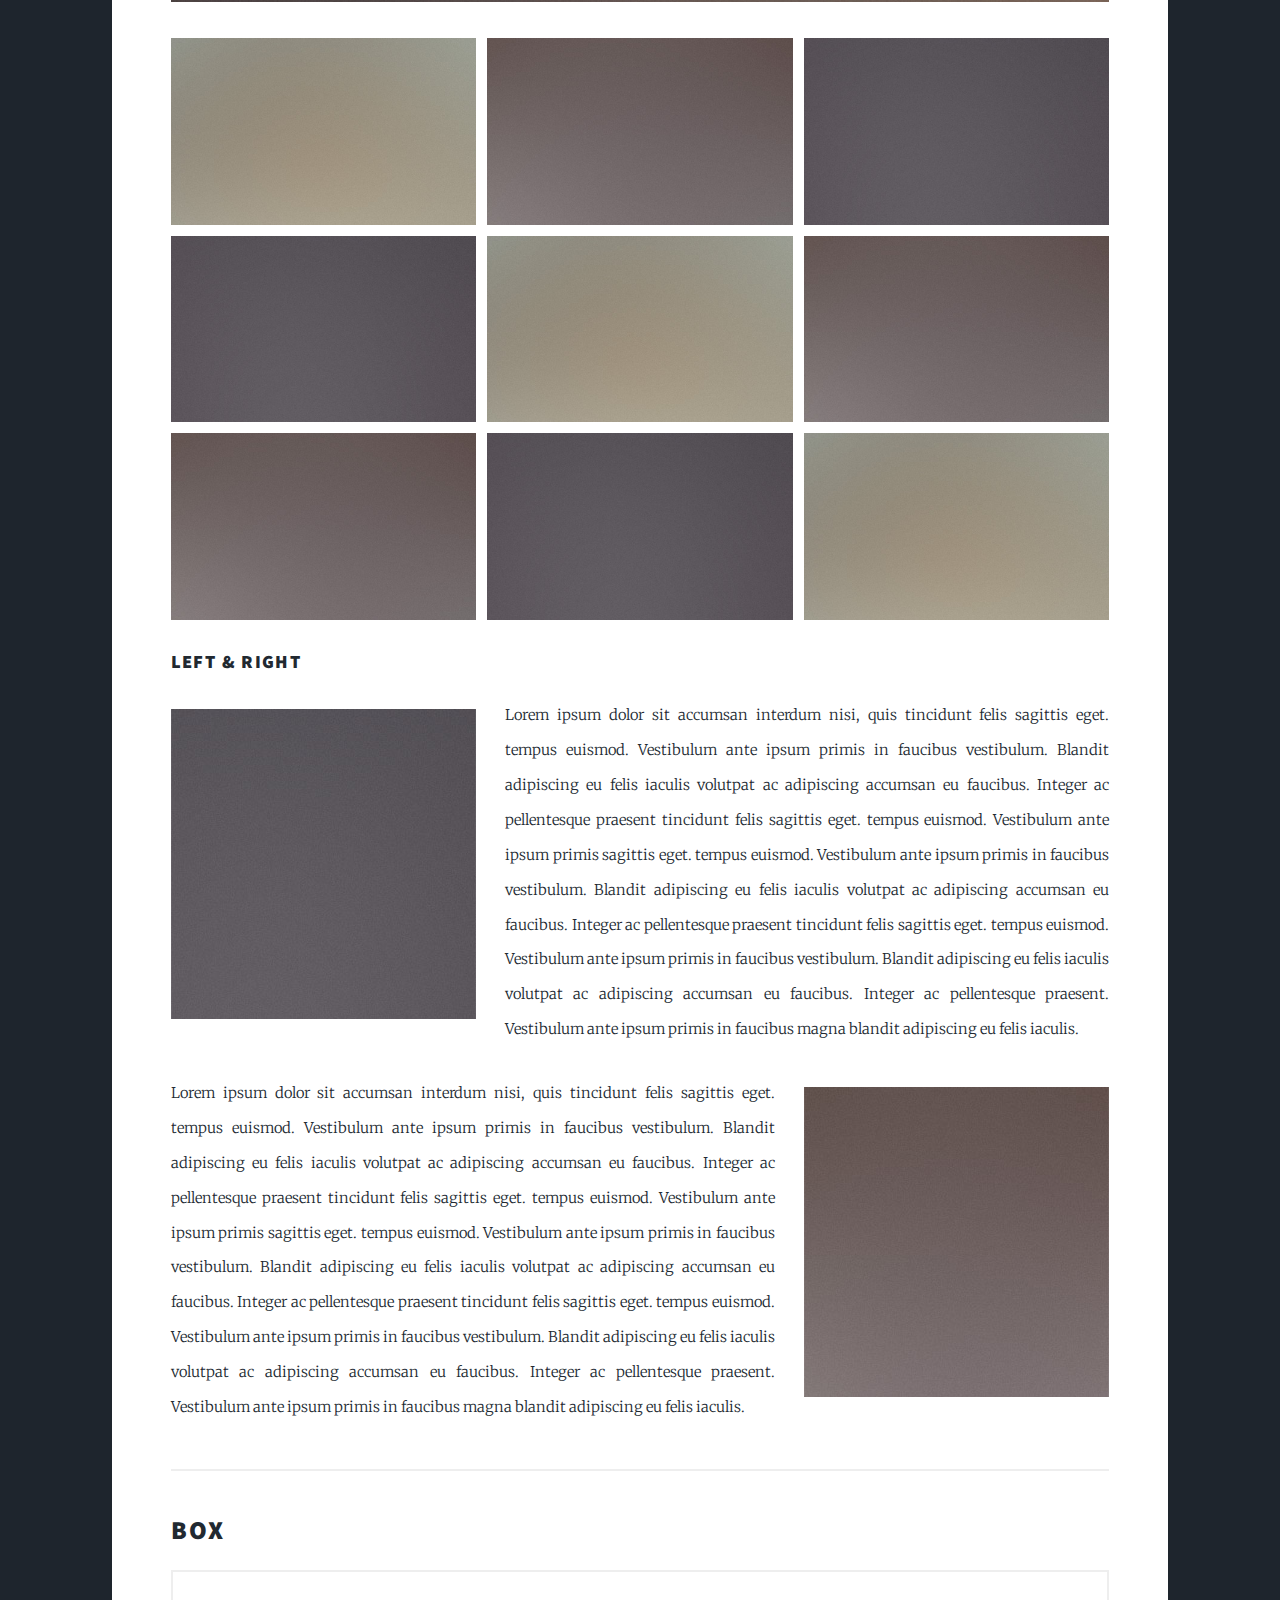
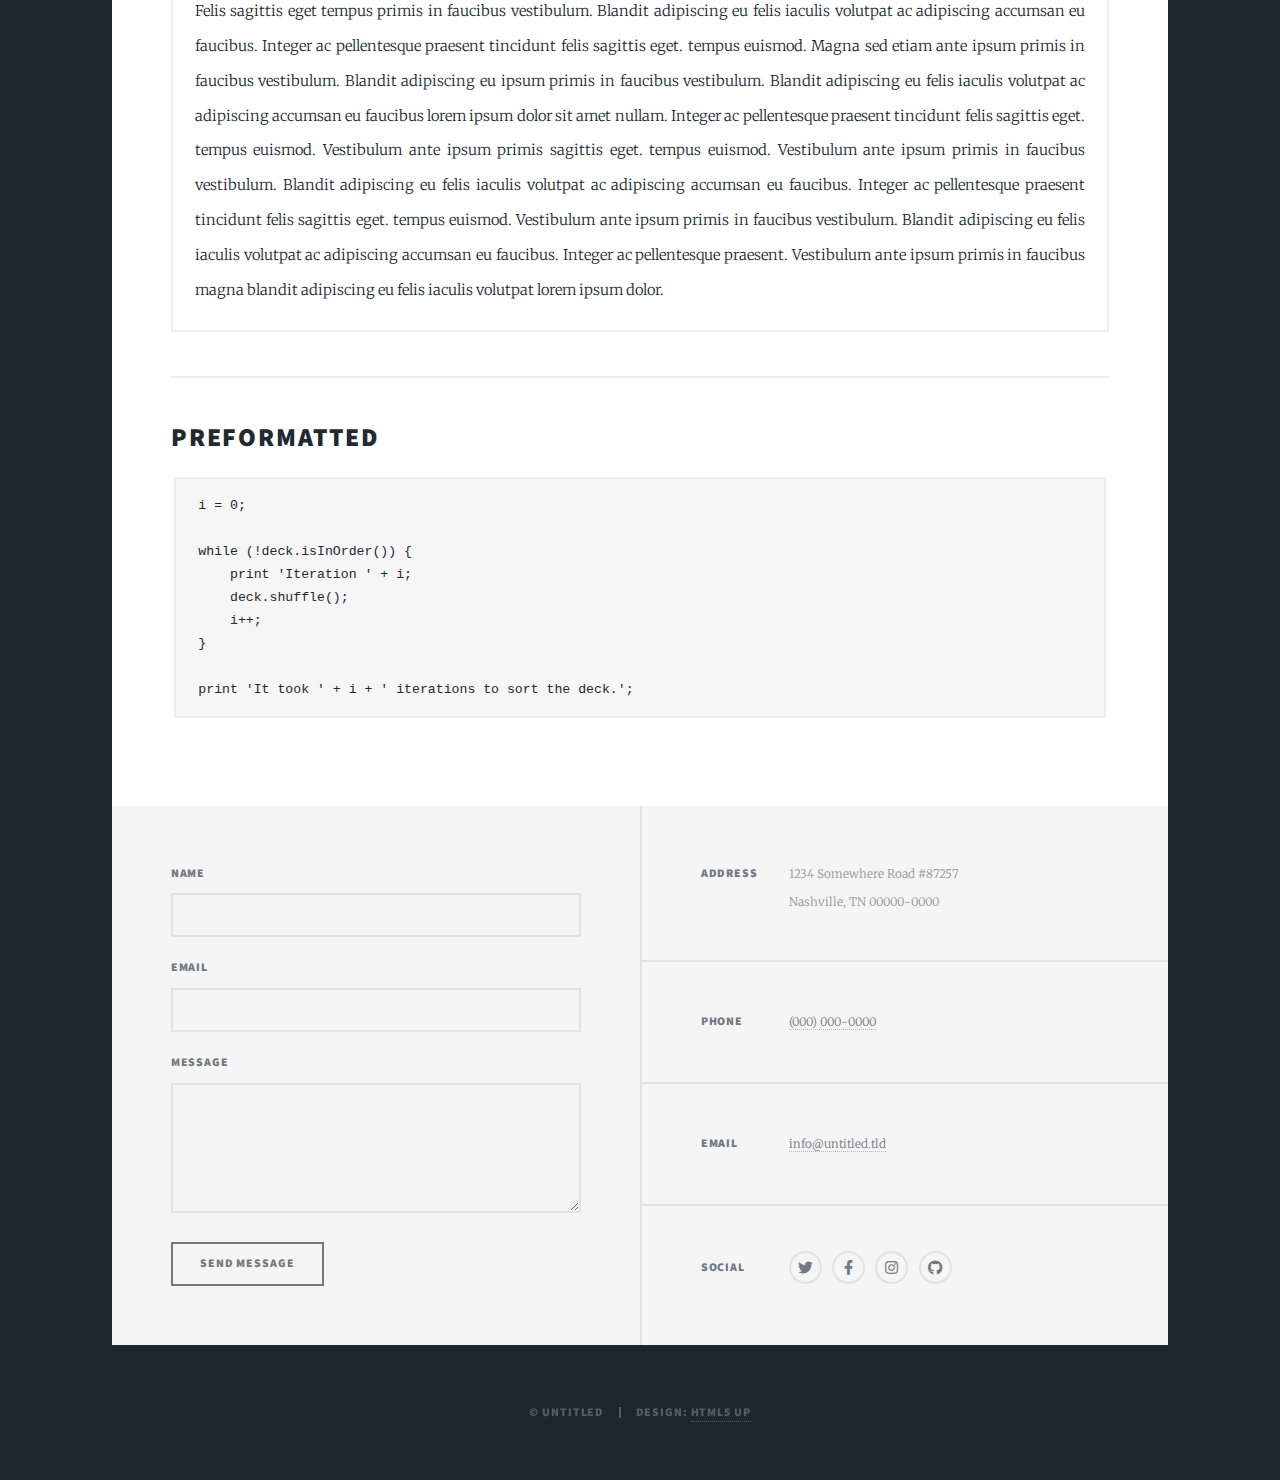
<file: elements.html>
<!DOCTYPE HTML>
<!--
	Massively by HTML5 UP
	html5up.net | @ajlkn
	Free for personal and commercial use under the CCA 3.0 license (html5up.net/license)
-->
<html>
	<head>
		<title>Elements Reference - Massively by HTML5 UP</title>
		<meta charset="utf-8" />
		<meta name="viewport" content="width=device-width, initial-scale=1, user-scalable=no" />
		<link rel="stylesheet" href="assets/css/main.css" />
		<noscript><link rel="stylesheet" href="assets/css/noscript.css" /></noscript>
	</head>
	<body class="is-preload">

		<!-- Wrapper -->
			<div id="wrapper">

				<!-- Header -->
					<header id="header">
						<a href="index.html" class="logo">Massively</a>
					</header>

				<!-- Nav -->
					<nav id="nav">
						<ul class="links">
							<li><a href="index.html">This is Massively</a></li>
							<li><a href="generic.html">Generic Page</a></li>
							<li class="active"><a href="elements.html">Elements Reference</a></li>
						</ul>
						<ul class="icons">
							<li><a href="#" class="icon brands fa-twitter"><span class="label">Twitter</span></a></li>
							<li><a href="#" class="icon brands fa-facebook-f"><span class="label">Facebook</span></a></li>
							<li><a href="#" class="icon brands fa-instagram"><span class="label">Instagram</span></a></li>
							<li><a href="#" class="icon brands fa-github"><span class="label">GitHub</span></a></li>
						</ul>
					</nav>

				<!-- Main -->
					<div id="main">

						<!-- Post -->
							<section class="post">
								<header class="major">
									<h1>Elements<br />
									Reference</h1>
								</header>

								<!-- Text stuff -->
									<h2>Text</h2>
									<p>This is <b>bold</b> and this is <strong>strong</strong>. This is <i>italic</i> and this is <em>emphasized</em>.
									This is <sup>superscript</sup> text and this is <sub>subscript</sub> text.
									This is <u>underlined</u> and this is code: <code>for (;;) { ... }</code>.
									Finally, this is a <a href="#">link</a>.</p>
									<hr />
									<h2>Heading Level 2</h2>
									<h3>Heading Level 3</h3>
									<h4>Heading Level 4</h4>
									<h5>Heading Level 5</h5>
									<h6>Heading Level 6</h6>
									<hr />
									<header>
										<h2>Heading with a Subtitle</h2>
										<p>Lorem ipsum dolor sit amet nullam id egestas urna aliquam</p>
									</header>
									<p>Nunc lacinia ante nunc ac lobortis. Interdum adipiscing gravida odio porttitor sem non mi integer non faucibus ornare mi ut ante amet placerat aliquet. Volutpat eu sed ante lacinia sapien lorem accumsan varius montes viverra nibh in adipiscing blandit tempus accumsan.</p>
									<header>
										<h3>Heading with a Subtitle</h3>
										<p>Lorem ipsum dolor sit amet nullam id egestas urna aliquam</p>
									</header>
									<p>Nunc lacinia ante nunc ac lobortis. Interdum adipiscing gravida odio porttitor sem non mi integer non faucibus ornare mi ut ante amet placerat aliquet. Volutpat eu sed ante lacinia sapien lorem accumsan varius montes viverra nibh in adipiscing blandit tempus accumsan.</p>
									<header>
										<h4>Heading with a Subtitle</h4>
										<p>Lorem ipsum dolor sit amet nullam id egestas urna aliquam</p>
									</header>
									<p>Nunc lacinia ante nunc ac lobortis. Interdum adipiscing gravida odio porttitor sem non mi integer non faucibus ornare mi ut ante amet placerat aliquet. Volutpat eu sed ante lacinia sapien lorem accumsan varius montes viverra nibh in adipiscing blandit tempus accumsan.</p>

									<hr />

								<!-- Lists -->
									<h2>Lists</h2>
									<div class="row">
										<div class="col-6 col-12-small">

											<h3>Unordered</h3>
											<ul>
												<li>Dolor pulvinar etiam.</li>
												<li>Sagittis lorem eleifend.</li>
												<li>Felis feugiat dolore viverra.</li>
												<li>Dolor pulvinar etiam.</li>
											</ul>

											<h3>Alternate</h3>
											<ul class="alt">
												<li>Dolor pulvinar etiam etiam.</li>
												<li>Sagittis adipiscing eleifend.</li>
												<li>Felis enim dolore viverra.</li>
												<li>Dolor pulvinar etiam etiam.</li>
											</ul>

										</div>
										<div class="col-6 col-12-small">

											<h3>Ordered</h3>
											<ol>
												<li>Dolor pulvinar etiam.</li>
												<li>Etiam vel felis at viverra.</li>
												<li>Felis enim feugiat magna.</li>
												<li>Etiam vel felis nullam.</li>
												<li>Felis enim et tempus.</li>
											</ol>

											<h3>Icons</h3>
											<ul class="icons">
												<li><a href="#" class="icon brands fa-twitter"><span class="label">Twitter</span></a></li>
												<li><a href="#" class="icon brands fa-facebook-f"><span class="label">Facebook</span></a></li>
												<li><a href="#" class="icon brands fa-instagram"><span class="label">Instagram</span></a></li>
												<li><a href="#" class="icon brands fa-github"><span class="label">Github</span></a></li>
												<li><a href="#" class="icon brands fa-dribbble"><span class="label">Dribbble</span></a></li>
											</ul>
											<ul class="icons alt">
												<li><a href="#" class="icon brands alt fa-twitter"><span class="label">Twitter</span></a></li>
												<li><a href="#" class="icon brands alt fa-facebook-f"><span class="label">Facebook</span></a></li>
												<li><a href="#" class="icon brands alt fa-instagram"><span class="label">Instagram</span></a></li>
												<li><a href="#" class="icon brands alt fa-github"><span class="label">Github</span></a></li>
												<li><a href="#" class="icon brands alt fa-dribbble"><span class="label">Dribbble</span></a></li>
											</ul>

										</div>
									</div>
									<h3>Definition</h3>
									<dl>
										<dt>Item 1</dt>
										<dd>
											<p>Lorem ipsum dolor vestibulum ante ipsum primis in faucibus vestibulum. Blandit adipiscing eu felis iaculis volutpat ac adipiscing accumsan eu faucibus. Integer ac pellentesque praesent.</p>
										</dd>
										<dt>Item 2</dt>
										<dd>
											<p>Lorem ipsum dolor vestibulum ante ipsum primis in faucibus vestibulum. Blandit adipiscing eu felis iaculis volutpat ac adipiscing accumsan eu faucibus. Integer ac pellentesque praesent.</p>
										</dd>
										<dt>Item 3</dt>
										<dd>
											<p>Lorem ipsum dolor vestibulum ante ipsum primis in faucibus vestibulum. Blandit adipiscing eu felis iaculis volutpat ac adipiscing accumsan eu faucibus. Integer ac pellentesque praesent.</p>
										</dd>
									</dl>

									<h3>Actions</h3>
									<ul class="actions">
										<li><a href="#" class="button primary">Primary</a></li>
										<li><a href="#" class="button">Default</a></li>
									</ul>
									<ul class="actions small">
										<li><a href="#" class="button primary small">Small</a></li>
										<li><a href="#" class="button small">Small</a></li>
									</ul>
									<div class="row">
										<div class="col-6 col-12-small">
											<ul class="actions stacked">
												<li><a href="#" class="button primary">Default</a></li>
												<li><a href="#" class="button">Default</a></li>
											</ul>
										</div>
										<div class="col-6 col-12-small">
											<ul class="actions stacked">
												<li><a href="#" class="button primary small">Small</a></li>
												<li><a href="#" class="button small">Small</a></li>
											</ul>
										</div>
									</div>
									<div class="row">
										<div class="col-6 col-12-small">
											<ul class="actions stacked">
												<li><a href="#" class="button primary fit">Default</a></li>
												<li><a href="#" class="button fit">Default</a></li>
											</ul>
										</div>
										<div class="col-6 col-12-small">
											<ul class="actions stacked">
												<li><a href="#" class="button primary small fit">Small</a></li>
												<li><a href="#" class="button small fit">Small</a></li>
											</ul>
										</div>
									</div>

									<hr />

								<!-- Blockquote -->
									<h2>Blockquote</h2>
									<blockquote>Fringilla nisl. Donec accumsan interdum nisi, quis tincidunt felis sagittis eget tempus euismod. Vestibulum ante ipsum primis in faucibus vestibulum. Blandit adipiscing eu felis iaculis volutpat ac adipiscing accumsan faucibus. Vestibulum ante ipsum primis in faucibus vestibulum. Blandit adipiscing eu felis.</blockquote>

									<hr />

								<!-- Table -->
									<h2>Table</h2>

									<h3>Default</h3>
									<div class="table-wrapper">
										<table>
											<thead>
												<tr>
													<th>Name</th>
													<th>Description</th>
													<th>Price</th>
												</tr>
											</thead>
											<tbody>
												<tr>
													<td>Item 1</td>
													<td>Ante turpis integer aliquet porttitor.</td>
													<td>29.99</td>
												</tr>
												<tr>
													<td>Item 2</td>
													<td>Vis ac commodo adipiscing arcu aliquet.</td>
													<td>19.99</td>
												</tr>
												<tr>
													<td>Item 3</td>
													<td> Morbi faucibus arcu accumsan lorem.</td>
													<td>29.99</td>
												</tr>
												<tr>
													<td>Item 4</td>
													<td>Vitae integer tempus condimentum.</td>
													<td>19.99</td>
												</tr>
												<tr>
													<td>Item 5</td>
													<td>Ante turpis integer aliquet porttitor.</td>
													<td>29.99</td>
												</tr>
											</tbody>
											<tfoot>
												<tr>
													<td colspan="2"></td>
													<td>100.00</td>
												</tr>
											</tfoot>
										</table>
									</div>

									<h3>Alternate</h3>
									<div class="table-wrapper">
										<table class="alt">
											<thead>
												<tr>
													<th>Name</th>
													<th>Description</th>
													<th>Price</th>
												</tr>
											</thead>
											<tbody>
												<tr>
													<td>Item 1</td>
													<td>Ante turpis integer aliquet porttitor.</td>
													<td>29.99</td>
												</tr>
												<tr>
													<td>Item 2</td>
													<td>Vis ac commodo adipiscing arcu aliquet.</td>
													<td>19.99</td>
												</tr>
												<tr>
													<td>Item 3</td>
													<td> Morbi faucibus arcu accumsan lorem.</td>
													<td>29.99</td>
												</tr>
												<tr>
													<td>Item 4</td>
													<td>Vitae integer tempus condimentum.</td>
													<td>19.99</td>
												</tr>
												<tr>
													<td>Item 5</td>
													<td>Ante turpis integer aliquet porttitor.</td>
													<td>29.99</td>
												</tr>
											</tbody>
											<tfoot>
												<tr>
													<td colspan="2"></td>
													<td>100.00</td>
												</tr>
											</tfoot>
										</table>
									</div>

									<hr />

								<!-- Buttons -->
									<h2>Buttons</h2>
									<ul class="actions">
										<li><a href="#" class="button primary">Primary</a></li>
										<li><a href="#" class="button">Default</a></li>
									</ul>
									<ul class="actions">
										<li><a href="#" class="button primary large">Large</a></li>
										<li><a href="#" class="button">Default</a></li>
										<li><a href="#" class="button small">Small</a></li>
									</ul>
									<ul class="actions fit">
										<li><a href="#" class="button primary fit">Fit</a></li>
										<li><a href="#" class="button fit">Fit</a></li>
									</ul>
									<ul class="actions fit small">
										<li><a href="#" class="button primary fit small">Fit + Small</a></li>
										<li><a href="#" class="button fit small">Fit + Small</a></li>
									</ul>
									<ul class="actions">
										<li><a href="#" class="button primary icon solid fa-search">Icon</a></li>
										<li><a href="#" class="button icon solid fa-download">Icon</a></li>
									</ul>
									<ul class="actions">
										<li><span class="button primary disabled">Primary</span></li>
										<li><span class="button disabled">Default</span></li>
									</ul>

									<hr />

								<!-- Form -->
									<h2>Form</h2>

									<form method="post" action="#">
										<div class="row gtr-uniform">
											<div class="col-6 col-12-xsmall">
												<input type="text" name="demo-name" id="demo-name" value="" placeholder="Name" />
											</div>
											<div class="col-6 col-12-xsmall">
												<input type="email" name="demo-email" id="demo-email" value="" placeholder="Email" />
											</div>
											<!-- Break -->
											<div class="col-12">
												<select name="demo-category" id="demo-category">
													<option value="">- Category -</option>
													<option value="1">Manufacturing</option>
													<option value="1">Shipping</option>
													<option value="1">Administration</option>
													<option value="1">Human Resources</option>
												</select>
											</div>
											<!-- Break -->
											<div class="col-4 col-12-small">
												<input type="radio" id="demo-priority-low" name="demo-priority" checked>
												<label for="demo-priority-low">Low</label>
											</div>
											<div class="col-4 col-12-small">
												<input type="radio" id="demo-priority-normal" name="demo-priority">
												<label for="demo-priority-normal">Normal</label>
											</div>
											<div class="col-4 col-12-small">
												<input type="radio" id="demo-priority-high" name="demo-priority">
												<label for="demo-priority-high">High</label>
											</div>
											<!-- Break -->
											<div class="col-6 col-12-small">
												<input type="checkbox" id="demo-copy" name="demo-copy">
												<label for="demo-copy">Email me a copy</label>
											</div>
											<div class="col-6 col-12-small">
												<input type="checkbox" id="demo-human" name="demo-human" checked>
												<label for="demo-human">I am a human</label>
											</div>
											<!-- Break -->
											<div class="col-12">
												<textarea name="demo-message" id="demo-message" placeholder="Enter your message" rows="6"></textarea>
											</div>
											<!-- Break -->
											<div class="col-12">
												<ul class="actions">
													<li><input type="submit" value="Send Message" class="primary" /></li>
													<li><input type="reset" value="Reset" /></li>
												</ul>
											</div>
										</div>
									</form>

									<hr />

								<!-- Image -->
									<h2>Image</h2>

									<h3>Fit</h3>
									<span class="image fit"><img src="images/pic01.jpg" alt="" /></span>
									<div class="box alt">
										<div class="row gtr-50 gtr-uniform">
											<div class="col-4"><span class="image fit"><img src="images/pic02.jpg" alt="" /></span></div>
											<div class="col-4"><span class="image fit"><img src="images/pic03.jpg" alt="" /></span></div>
											<div class="col-4"><span class="image fit"><img src="images/pic04.jpg" alt="" /></span></div>
											<!-- Break -->
											<div class="col-4"><span class="image fit"><img src="images/pic04.jpg" alt="" /></span></div>
											<div class="col-4"><span class="image fit"><img src="images/pic02.jpg" alt="" /></span></div>
											<div class="col-4"><span class="image fit"><img src="images/pic03.jpg" alt="" /></span></div>
											<!-- Break -->
											<div class="col-4"><span class="image fit"><img src="images/pic03.jpg" alt="" /></span></div>
											<div class="col-4"><span class="image fit"><img src="images/pic04.jpg" alt="" /></span></div>
											<div class="col-4"><span class="image fit"><img src="images/pic02.jpg" alt="" /></span></div>
										</div>
									</div>

									<h3>Left &amp; Right</h3>
									<p><span class="image left"><img src="images/pic08.jpg" alt="" /></span>Lorem ipsum dolor sit accumsan interdum nisi, quis tincidunt felis sagittis eget. tempus euismod. Vestibulum ante ipsum primis in faucibus vestibulum. Blandit adipiscing eu felis iaculis volutpat ac adipiscing accumsan eu faucibus. Integer ac pellentesque praesent tincidunt felis sagittis eget. tempus euismod. Vestibulum ante ipsum primis sagittis eget. tempus euismod. Vestibulum ante ipsum primis in faucibus vestibulum. Blandit adipiscing eu felis iaculis volutpat ac adipiscing accumsan eu faucibus. Integer ac pellentesque praesent tincidunt felis sagittis eget. tempus euismod. Vestibulum ante ipsum primis in faucibus vestibulum. Blandit adipiscing eu felis iaculis volutpat ac adipiscing accumsan eu faucibus. Integer ac pellentesque praesent. Vestibulum ante ipsum primis in faucibus magna blandit adipiscing eu felis iaculis.</p>
									<p><span class="image right"><img src="images/pic09.jpg" alt="" /></span>Lorem ipsum dolor sit accumsan interdum nisi, quis tincidunt felis sagittis eget. tempus euismod. Vestibulum ante ipsum primis in faucibus vestibulum. Blandit adipiscing eu felis iaculis volutpat ac adipiscing accumsan eu faucibus. Integer ac pellentesque praesent tincidunt felis sagittis eget. tempus euismod. Vestibulum ante ipsum primis sagittis eget. tempus euismod. Vestibulum ante ipsum primis in faucibus vestibulum. Blandit adipiscing eu felis iaculis volutpat ac adipiscing accumsan eu faucibus. Integer ac pellentesque praesent tincidunt felis sagittis eget. tempus euismod. Vestibulum ante ipsum primis in faucibus vestibulum. Blandit adipiscing eu felis iaculis volutpat ac adipiscing accumsan eu faucibus. Integer ac pellentesque praesent. Vestibulum ante ipsum primis in faucibus magna blandit adipiscing eu felis iaculis.</p>

									<hr />

								<!-- Box -->
									<h2>Box</h2>
									<div class="box">
										<p>Felis sagittis eget tempus primis in faucibus vestibulum. Blandit adipiscing eu felis iaculis volutpat ac adipiscing accumsan eu faucibus. Integer ac pellentesque praesent tincidunt felis sagittis eget. tempus euismod. Magna sed etiam ante ipsum primis in faucibus vestibulum. Blandit adipiscing eu ipsum primis in faucibus vestibulum. Blandit adipiscing eu felis iaculis volutpat ac adipiscing accumsan eu faucibus lorem ipsum dolor sit amet nullam. Integer ac pellentesque praesent tincidunt felis sagittis eget. tempus euismod. Vestibulum ante ipsum primis sagittis eget. tempus euismod. Vestibulum ante ipsum primis in faucibus vestibulum. Blandit adipiscing eu felis iaculis volutpat ac adipiscing accumsan eu faucibus. Integer ac pellentesque praesent tincidunt felis sagittis eget. tempus euismod. Vestibulum ante ipsum primis in faucibus vestibulum. Blandit adipiscing eu felis iaculis volutpat ac adipiscing accumsan eu faucibus. Integer ac pellentesque praesent. Vestibulum ante ipsum primis in faucibus magna blandit adipiscing eu felis iaculis volutpat lorem ipsum dolor.</p>
									</div>

									<hr />

								<!-- Preformatted Code -->
									<h2>Preformatted</h2>
									<pre><code>i = 0;

while (!deck.isInOrder()) {
    print 'Iteration ' + i;
    deck.shuffle();
    i++;
}

print 'It took ' + i + ' iterations to sort the deck.';
</code></pre>

							</section>

					</div>

				<!-- Footer -->
					<footer id="footer">
						<section>
							<form method="post" action="#">
								<div class="fields">
									<div class="field">
										<label for="name">Name</label>
										<input type="text" name="name" id="name" />
									</div>
									<div class="field">
										<label for="email">Email</label>
										<input type="text" name="email" id="email" />
									</div>
									<div class="field">
										<label for="message">Message</label>
										<textarea name="message" id="message" rows="3"></textarea>
									</div>
								</div>
								<ul class="actions">
									<li><input type="submit" value="Send Message" /></li>
								</ul>
							</form>
						</section>
						<section class="split contact">
							<section class="alt">
								<h3>Address</h3>
								<p>1234 Somewhere Road #87257<br />
								Nashville, TN 00000-0000</p>
							</section>
							<section>
								<h3>Phone</h3>
								<p><a href="#">(000) 000-0000</a></p>
							</section>
							<section>
								<h3>Email</h3>
								<p><a href="#">info@untitled.tld</a></p>
							</section>
							<section>
								<h3>Social</h3>
								<ul class="icons alt">
									<li><a href="#" class="icon brands alt fa-twitter"><span class="label">Twitter</span></a></li>
									<li><a href="#" class="icon brands alt fa-facebook-f"><span class="label">Facebook</span></a></li>
									<li><a href="#" class="icon brands alt fa-instagram"><span class="label">Instagram</span></a></li>
									<li><a href="#" class="icon brands alt fa-github"><span class="label">GitHub</span></a></li>
								</ul>
							</section>
						</section>
					</footer>

				<!-- Copyright -->
					<div id="copyright">
						<ul><li>&copy; Untitled</li><li>Design: <a href="https://html5up.net">HTML5 UP</a></li></ul>
					</div>

			</div>

		<!-- Scripts -->
			<script src="assets/js/jquery.min.js"></script>
			<script src="assets/js/jquery.scrollex.min.js"></script>
			<script src="assets/js/jquery.scrolly.min.js"></script>
			<script src="assets/js/browser.min.js"></script>
			<script src="assets/js/breakpoints.min.js"></script>
			<script src="assets/js/util.js"></script>
			<script src="assets/js/main.js"></script>

	</body>
</html>
</file>
<file: assets/css/main.css>
@import url(fontawesome-all.min.css);
@import url("https://fonts.googleapis.com/css?family=Merriweather:300,700,300italic,700italic|Source+Sans+Pro:900");

html, body, div, span, applet, object,
iframe, h1, h2, h3, h4, h5, h6, p, blockquote,
pre, a, abbr, acronym, address, big, cite,
code, del, dfn, em, img, ins, kbd, q, s, samp,
small, strike, strong, sub, sup, tt, var, b,
u, i, center, dl, dt, dd, ol, ul, li, fieldset,
form, label, legend, table, caption, tbody,
tfoot, thead, tr, th, td, article, aside,
canvas, details, embed, figure, figcaption,
footer, header, hgroup, menu, nav, output, ruby,
section, summary, time, mark, audio, video {
	margin: 0;
	padding: 0;
	border: 0;
	font-size: 100%;
	font: inherit;
	vertical-align: baseline;}

article, aside, details, figcaption, figure,
footer, header, hgroup, menu, nav, section {
	display: block;}

body {
	line-height: 1;
}

ol, ul {
	list-style: none;
}

blockquote, q {
	quotes: none;
}

	blockquote:before, blockquote:after, q:before, q:after {
		content: '';
		content: none;
	}

table {
	border-collapse: collapse;
	border-spacing: 0;
}

body {
	-webkit-text-size-adjust: none;
}

mark {
	background-color: transparent;
	color: inherit;
}

input::-moz-focus-inner {
	border: 0;
	padding: 0;
}

input, select, textarea {
	-moz-appearance: none;
	-webkit-appearance: none;
	-ms-appearance: none;
	appearance: none;
}

/* Basic */

	@-ms-viewport {
		width: device-width;
	}

	body {
		-ms-overflow-style: scrollbar;
	}

	@media screen and (max-width: 480px) {

		html, body {
			min-width: 320px;
		}

	}

	html {
		box-sizing: border-box;
	}

	*, *:before, *:after {
		box-sizing: inherit;
	}

	body {
		background-color: #1e252d;
	}

		body.is-preload *, body.is-preload *:before, body.is-preload *:after {
			-moz-animation: none !important;
			-webkit-animation: none !important;
			-ms-animation: none !important;
			animation: none !important;
			-moz-transition: none !important;
			-webkit-transition: none !important;
			-ms-transition: none !important;
			transition: none !important;
		}

/* Type */

	html {
		font-size: 16pt;
	}

		@media screen and (max-width: 1680px) {

			html {
				font-size: 12pt;
			}

		}

		@media screen and (max-width: 1280px) {

			html {
				font-size: 11pt;
			}

		}

		@media screen and (max-width: 360px) {

			html {
				font-size: 10pt;
			}

		}

	body {
		color: #212931;
	}

	body, input, select, textarea {
		font-family: "Merriweather", Georgia, serif;
		font-weight: 300;
		font-size: 1rem;
		line-height: 2.375;
	}

	a {
		-moz-transition: color 0.2s ease-in-out, background-color 0.2s ease-in-out, border-color 0.2s ease-in-out, box-shadow 0.2s ease-in-out;
		-webkit-transition: color 0.2s ease-in-out, background-color 0.2s ease-in-out, border-color 0.2s ease-in-out, box-shadow 0.2s ease-in-out;
		-ms-transition: color 0.2s ease-in-out, background-color 0.2s ease-in-out, border-color 0.2s ease-in-out, box-shadow 0.2s ease-in-out;
		transition: color 0.2s ease-in-out, background-color 0.2s ease-in-out, border-color 0.2s ease-in-out, box-shadow 0.2s ease-in-out;
		border-bottom: dotted 1px;
		text-decoration: none;
	}

		a:hover {
			border-bottom-color: transparent;
		}

	strong, b {
		font-weight: 600;
	}

	em, i {
		font-style: italic;
	}

	p {
		text-align: justify;
		margin: 0 0 2rem 0;
	}

	h1, h2, h3, h4, h5, h6 {
		font-family: "Source Sans Pro", Helvetica, sans-serif;
		font-weight: 900;
		line-height: 1.5;
		letter-spacing: 0.075em;
		text-transform: uppercase;
		margin: 0 0 1rem 0;
	}

		h1 a, h2 a, h3 a, h4 a, h5 a, h6 a {
			border-bottom: 0;
			color: inherit;
			text-decoration: none;
		}

	h1 {
		font-size: 4rem;
		line-height: 1.1;
		margin: 0 0 2rem 0;
	}

	h2 {
		font-size: 1.75rem;
		line-height: 1.3;
		margin: 0 0 1.5rem 0;
	}

	h3 {
		font-size: 1.25rem;
		margin: 0 0 1.5rem 0;
	}

	h4 {
		font-size: 1rem;
	}

	h5 {
		font-size: 0.9rem;
	}

	h6 {
		font-size: 0.8rem;
	}

	sub {
		font-size: 0.8rem;
		position: relative;
		top: 0.5rem;
	}

	sup {
		font-size: 0.8rem;
		position: relative;
		top: -0.5rem;
	}

	blockquote {
		border-left: solid 4px;
		font-style: italic;
		margin: 0 0 2rem 0;
		padding: 0.5rem 0 0.5rem 2rem;
	}

	code {
		border: solid 2px;
		font-family: "Courier New", monospace;
		font-size: 0.9rem;
		margin: 0 0.25rem;
		padding: 0.25rem 0.65rem;
	}

	pre {
		-webkit-overflow-scrolling: touch;
		font-family: "Courier New", monospace;
		font-size: 0.9rem;
		margin: 0 0 2rem 0;
	}

		pre code {
			display: block;
			line-height: 1.75;
			padding: 1rem 1.5rem;
			overflow-x: auto;
		}

	hr {
		border: 0;
		border-bottom: solid 2px;
		margin: 3rem 0;
	}

		hr.major {
			margin: 5rem 0;
		}

	.align-left {
		text-align: left;
	}

	.align-center {
		text-align: center;
	}

	.align-right {
		text-align: right;
	}

	input, select, textarea {
		color: #212931;
	}

	a {
		color: #212931;
		border-bottom-color: rgba(33, 41, 49, 0.5);
	}

		a:hover {
			border-bottom-color: transparent;
			color: #18bfef !important;
		}

	strong, b {
		color: #212931;
	}

	h1, h2, h3, h4, h5, h6 {
		color: #212931;
	}

	blockquote {
		border-left-color: #eeeeee;
	}

	code {
		background: rgba(220, 220, 220, 0.25);
		border-color: #eeeeee;
	}

	hr {
		border-bottom-color: #eeeeee;
	}

/* Row */

	.row {
		display: flex;
		flex-wrap: wrap;
		box-sizing: border-box;
		align-items: stretch;
	}

		.row > * {
			box-sizing: border-box;
		}

		.row.gtr-uniform > * > :last-child {
			margin-bottom: 0;
		}

		.row.aln-left {
			justify-content: flex-start;
		}

		.row.aln-center {
			justify-content: center;
		}

		.row.aln-right {
			justify-content: flex-end;
		}

		.row.aln-top {
			align-items: flex-start;
		}

		.row.aln-middle {
			align-items: center;
		}

		.row.aln-bottom {
			align-items: flex-end;
		}

		.row > .imp {
			order: -1;
		}

		.row > .col-1 {
			width: 8.33333%;
		}

		.row > .off-1 {
			margin-left: 8.33333%;
		}

		.row > .col-2 {
			width: 16.66667%;
		}

		.row > .off-2 {
			margin-left: 16.66667%;
		}

		.row > .col-3 {
			width: 25%;
		}

		.row > .off-3 {
			margin-left: 25%;
		}

		.row > .col-4 {
			width: 33.33333%;
		}

		.row > .off-4 {
			margin-left: 33.33333%;
		}

		.row > .col-5 {
			width: 41.66667%;
		}

		.row > .off-5 {
			margin-left: 41.66667%;
		}

		.row > .col-6 {
			width: 50%;
		}

		.row > .off-6 {
			margin-left: 50%;
		}

		.row > .col-7 {
			width: 58.33333%;
		}

		.row > .off-7 {
			margin-left: 58.33333%;
		}

		.row > .col-8 {
			width: 66.66667%;
		}

		.row > .off-8 {
			margin-left: 66.66667%;
		}

		.row > .col-9 {
			width: 75%;
		}

		.row > .off-9 {
			margin-left: 75%;
		}

		.row > .col-10 {
			width: 83.33333%;
		}

		.row > .off-10 {
			margin-left: 83.33333%;
		}

		.row > .col-11 {
			width: 91.66667%;
		}

		.row > .off-11 {
			margin-left: 91.66667%;
		}

		.row > .col-12 {
			width: 100%;
		}

		.row > .off-12 {
			margin-left: 100%;
		}

		.row.gtr-0 {
			margin-top: 0;
			margin-left: 0rem;
		}

			.row.gtr-0 > * {
				padding: 0 0 0 0rem;
			}

			.row.gtr-0.gtr-uniform {
				margin-top: 0rem;
			}

				.row.gtr-0.gtr-uniform > * {
					padding-top: 0rem;
				}

		.row.gtr-25 {
			margin-top: 0;
			margin-left: -0.375rem;
		}

			.row.gtr-25 > * {
				padding: 0 0 0 0.375rem;
			}

			.row.gtr-25.gtr-uniform {
				margin-top: -0.375rem;
			}

				.row.gtr-25.gtr-uniform > * {
					padding-top: 0.375rem;
				}

		.row.gtr-50 {
			margin-top: 0;
			margin-left: -0.75rem;
		}

			.row.gtr-50 > * {
				padding: 0 0 0 0.75rem;
			}

			.row.gtr-50.gtr-uniform {
				margin-top: -0.75rem;
			}

				.row.gtr-50.gtr-uniform > * {
					padding-top: 0.75rem;
				}

		.row {
			margin-top: 0;
			margin-left: -1.5rem;
		}

			.row > * {
				padding: 0 0 0 1.5rem;
			}

			.row.gtr-uniform {
				margin-top: -1.5rem;
			}

				.row.gtr-uniform > * {
					padding-top: 1.5rem;
				}

		.row.gtr-150 {
			margin-top: 0;
			margin-left: -2.25rem;
		}

			.row.gtr-150 > * {
				padding: 0 0 0 2.25rem;
			}

			.row.gtr-150.gtr-uniform {
				margin-top: -2.25rem;
			}

				.row.gtr-150.gtr-uniform > * {
					padding-top: 2.25rem;
				}

		.row.gtr-200 {
			margin-top: 0;
			margin-left: -3rem;
		}

			.row.gtr-200 > * {
				padding: 0 0 0 3rem;
			}

			.row.gtr-200.gtr-uniform {
				margin-top: -3rem;
			}

				.row.gtr-200.gtr-uniform > * {
					padding-top: 3rem;
				}

		@media screen and (max-width: 1680px) {

			.row {
				display: flex;
				flex-wrap: wrap;
				box-sizing: border-box;
				align-items: stretch;
			}

				.row > * {
					box-sizing: border-box;
				}

				.row.gtr-uniform > * > :last-child {
					margin-bottom: 0;
				}

				.row.aln-left {
					justify-content: flex-start;
				}

				.row.aln-center {
					justify-content: center;
				}

				.row.aln-right {
					justify-content: flex-end;
				}

				.row.aln-top {
					align-items: flex-start;
				}

				.row.aln-middle {
					align-items: center;
				}

				.row.aln-bottom {
					align-items: flex-end;
				}

				.row > .imp-xlarge {
					order: -1;
				}

				.row > .col-1-xlarge {
					width: 8.33333%;
				}

				.row > .off-1-xlarge {
					margin-left: 8.33333%;
				}

				.row > .col-2-xlarge {
					width: 16.66667%;
				}

				.row > .off-2-xlarge {
					margin-left: 16.66667%;
				}

				.row > .col-3-xlarge {
					width: 25%;
				}

				.row > .off-3-xlarge {
					margin-left: 25%;
				}

				.row > .col-4-xlarge {
					width: 33.33333%;
				}

				.row > .off-4-xlarge {
					margin-left: 33.33333%;
				}

				.row > .col-5-xlarge {
					width: 41.66667%;
				}

				.row > .off-5-xlarge {
					margin-left: 41.66667%;
				}

				.row > .col-6-xlarge {
					width: 50%;
				}

				.row > .off-6-xlarge {
					margin-left: 50%;
				}

				.row > .col-7-xlarge {
					width: 58.33333%;
				}

				.row > .off-7-xlarge {
					margin-left: 58.33333%;
				}

				.row > .col-8-xlarge {
					width: 66.66667%;
				}

				.row > .off-8-xlarge {
					margin-left: 66.66667%;
				}

				.row > .col-9-xlarge {
					width: 75%;
				}

				.row > .off-9-xlarge {
					margin-left: 75%;
				}

				.row > .col-10-xlarge {
					width: 83.33333%;
				}

				.row > .off-10-xlarge {
					margin-left: 83.33333%;
				}

				.row > .col-11-xlarge {
					width: 91.66667%;
				}

				.row > .off-11-xlarge {
					margin-left: 91.66667%;
				}

				.row > .col-12-xlarge {
					width: 100%;
				}

				.row > .off-12-xlarge {
					margin-left: 100%;
				}

				.row.gtr-0 {
					margin-top: 0;
					margin-left: 0rem;
				}

					.row.gtr-0 > * {
						padding: 0 0 0 0rem;
					}

					.row.gtr-0.gtr-uniform {
						margin-top: 0rem;
					}

						.row.gtr-0.gtr-uniform > * {
							padding-top: 0rem;
						}

				.row.gtr-25 {
					margin-top: 0;
					margin-left: -0.375rem;
				}

					.row.gtr-25 > * {
						padding: 0 0 0 0.375rem;
					}

					.row.gtr-25.gtr-uniform {
						margin-top: -0.375rem;
					}

						.row.gtr-25.gtr-uniform > * {
							padding-top: 0.375rem;
						}

				.row.gtr-50 {
					margin-top: 0;
					margin-left: -0.75rem;
				}

					.row.gtr-50 > * {
						padding: 0 0 0 0.75rem;
					}

					.row.gtr-50.gtr-uniform {
						margin-top: -0.75rem;
					}

						.row.gtr-50.gtr-uniform > * {
							padding-top: 0.75rem;
						}

				.row {
					margin-top: 0;
					margin-left: -1.5rem;
				}

					.row > * {
						padding: 0 0 0 1.5rem;
					}

					.row.gtr-uniform {
						margin-top: -1.5rem;
					}

						.row.gtr-uniform > * {
							padding-top: 1.5rem;
						}

				.row.gtr-150 {
					margin-top: 0;
					margin-left: -2.25rem;
				}

					.row.gtr-150 > * {
						padding: 0 0 0 2.25rem;
					}

					.row.gtr-150.gtr-uniform {
						margin-top: -2.25rem;
					}

						.row.gtr-150.gtr-uniform > * {
							padding-top: 2.25rem;
						}

				.row.gtr-200 {
					margin-top: 0;
					margin-left: -3rem;
				}

					.row.gtr-200 > * {
						padding: 0 0 0 3rem;
					}

					.row.gtr-200.gtr-uniform {
						margin-top: -3rem;
					}

						.row.gtr-200.gtr-uniform > * {
							padding-top: 3rem;
						}

		}

		@media screen and (max-width: 1280px) {

			.row {
				display: flex;
				flex-wrap: wrap;
				box-sizing: border-box;
				align-items: stretch;
			}

				.row > * {
					box-sizing: border-box;
				}

				.row.gtr-uniform > * > :last-child {
					margin-bottom: 0;
				}

				.row.aln-left {
					justify-content: flex-start;
				}

				.row.aln-center {
					justify-content: center;
				}

				.row.aln-right {
					justify-content: flex-end;
				}

				.row.aln-top {
					align-items: flex-start;
				}

				.row.aln-middle {
					align-items: center;
				}

				.row.aln-bottom {
					align-items: flex-end;
				}

				.row > .imp-large {
					order: -1;
				}

				.row > .col-1-large {
					width: 8.33333%;
				}

				.row > .off-1-large {
					margin-left: 8.33333%;
				}

				.row > .col-2-large {
					width: 16.66667%;
				}

				.row > .off-2-large {
					margin-left: 16.66667%;
				}

				.row > .col-3-large {
					width: 25%;
				}

				.row > .off-3-large {
					margin-left: 25%;
				}

				.row > .col-4-large {
					width: 33.33333%;
				}

				.row > .off-4-large {
					margin-left: 33.33333%;
				}

				.row > .col-5-large {
					width: 41.66667%;
				}

				.row > .off-5-large {
					margin-left: 41.66667%;
				}

				.row > .col-6-large {
					width: 50%;
				}

				.row > .off-6-large {
					margin-left: 50%;
				}

				.row > .col-7-large {
					width: 58.33333%;
				}

				.row > .off-7-large {
					margin-left: 58.33333%;
				}

				.row > .col-8-large {
					width: 66.66667%;
				}

				.row > .off-8-large {
					margin-left: 66.66667%;
				}

				.row > .col-9-large {
					width: 75%;
				}

				.row > .off-9-large {
					margin-left: 75%;
				}

				.row > .col-10-large {
					width: 83.33333%;
				}

				.row > .off-10-large {
					margin-left: 83.33333%;
				}

				.row > .col-11-large {
					width: 91.66667%;
				}

				.row > .off-11-large {
					margin-left: 91.66667%;
				}

				.row > .col-12-large {
					width: 100%;
				}

				.row > .off-12-large {
					margin-left: 100%;
				}

				.row.gtr-0 {
					margin-top: 0;
					margin-left: 0rem;
				}

					.row.gtr-0 > * {
						padding: 0 0 0 0rem;
					}

					.row.gtr-0.gtr-uniform {
						margin-top: 0rem;
					}

						.row.gtr-0.gtr-uniform > * {
							padding-top: 0rem;
						}

				.row.gtr-25 {
					margin-top: 0;
					margin-left: -0.375rem;
				}

					.row.gtr-25 > * {
						padding: 0 0 0 0.375rem;
					}

					.row.gtr-25.gtr-uniform {
						margin-top: -0.375rem;
					}

						.row.gtr-25.gtr-uniform > * {
							padding-top: 0.375rem;
						}

				.row.gtr-50 {
					margin-top: 0;
					margin-left: -0.75rem;
				}

					.row.gtr-50 > * {
						padding: 0 0 0 0.75rem;
					}

					.row.gtr-50.gtr-uniform {
						margin-top: -0.75rem;
					}

						.row.gtr-50.gtr-uniform > * {
							padding-top: 0.75rem;
						}

				.row {
					margin-top: 0;
					margin-left: -1.5rem;
				}

					.row > * {
						padding: 0 0 0 1.5rem;
					}

					.row.gtr-uniform {
						margin-top: -1.5rem;
					}

						.row.gtr-uniform > * {
							padding-top: 1.5rem;
						}

				.row.gtr-150 {
					margin-top: 0;
					margin-left: -2.25rem;
				}

					.row.gtr-150 > * {
						padding: 0 0 0 2.25rem;
					}

					.row.gtr-150.gtr-uniform {
						margin-top: -2.25rem;
					}

						.row.gtr-150.gtr-uniform > * {
							padding-top: 2.25rem;
						}

				.row.gtr-200 {
					margin-top: 0;
					margin-left: -3rem;
				}

					.row.gtr-200 > * {
						padding: 0 0 0 3rem;
					}

					.row.gtr-200.gtr-uniform {
						margin-top: -3rem;
					}

						.row.gtr-200.gtr-uniform > * {
							padding-top: 3rem;
						}

		}

		@media screen and (max-width: 980px) {

			.row {
				display: flex;
				flex-wrap: wrap;
				box-sizing: border-box;
				align-items: stretch;
			}

				.row > * {
					box-sizing: border-box;
				}

				.row.gtr-uniform > * > :last-child {
					margin-bottom: 0;
				}

				.row.aln-left {
					justify-content: flex-start;
				}

				.row.aln-center {
					justify-content: center;
				}

				.row.aln-right {
					justify-content: flex-end;
				}

				.row.aln-top {
					align-items: flex-start;
				}

				.row.aln-middle {
					align-items: center;
				}

				.row.aln-bottom {
					align-items: flex-end;
				}

				.row > .imp-medium {
					order: -1;
				}

				.row > .col-1-medium {
					width: 8.33333%;
				}

				.row > .off-1-medium {
					margin-left: 8.33333%;
				}

				.row > .col-2-medium {
					width: 16.66667%;
				}

				.row > .off-2-medium {
					margin-left: 16.66667%;
				}

				.row > .col-3-medium {
					width: 25%;
				}

				.row > .off-3-medium {
					margin-left: 25%;
				}

				.row > .col-4-medium {
					width: 33.33333%;
				}

				.row > .off-4-medium {
					margin-left: 33.33333%;
				}

				.row > .col-5-medium {
					width: 41.66667%;
				}

				.row > .off-5-medium {
					margin-left: 41.66667%;
				}

				.row > .col-6-medium {
					width: 50%;
				}

				.row > .off-6-medium {
					margin-left: 50%;
				}

				.row > .col-7-medium {
					width: 58.33333%;
				}

				.row > .off-7-medium {
					margin-left: 58.33333%;
				}

				.row > .col-8-medium {
					width: 66.66667%;
				}

				.row > .off-8-medium {
					margin-left: 66.66667%;
				}

				.row > .col-9-medium {
					width: 75%;
				}

				.row > .off-9-medium {
					margin-left: 75%;
				}

				.row > .col-10-medium {
					width: 83.33333%;
				}

				.row > .off-10-medium {
					margin-left: 83.33333%;
				}

				.row > .col-11-medium {
					width: 91.66667%;
				}

				.row > .off-11-medium {
					margin-left: 91.66667%;
				}

				.row > .col-12-medium {
					width: 100%;
				}

				.row > .off-12-medium {
					margin-left: 100%;
				}

				.row.gtr-0 {
					margin-top: 0;
					margin-left: 0rem;
				}

					.row.gtr-0 > * {
						padding: 0 0 0 0rem;
					}

					.row.gtr-0.gtr-uniform {
						margin-top: 0rem;
					}

						.row.gtr-0.gtr-uniform > * {
							padding-top: 0rem;
						}

				.row.gtr-25 {
					margin-top: 0;
					margin-left: -0.375rem;
				}

					.row.gtr-25 > * {
						padding: 0 0 0 0.375rem;
					}

					.row.gtr-25.gtr-uniform {
						margin-top: -0.375rem;
					}

						.row.gtr-25.gtr-uniform > * {
							padding-top: 0.375rem;
						}

				.row.gtr-50 {
					margin-top: 0;
					margin-left: -0.75rem;
				}

					.row.gtr-50 > * {
						padding: 0 0 0 0.75rem;
					}

					.row.gtr-50.gtr-uniform {
						margin-top: -0.75rem;
					}

						.row.gtr-50.gtr-uniform > * {
							padding-top: 0.75rem;
						}

				.row {
					margin-top: 0;
					margin-left: -1.5rem;
				}

					.row > * {
						padding: 0 0 0 1.5rem;
					}

					.row.gtr-uniform {
						margin-top: -1.5rem;
					}

						.row.gtr-uniform > * {
							padding-top: 1.5rem;
						}

				.row.gtr-150 {
					margin-top: 0;
					margin-left: -2.25rem;
				}

					.row.gtr-150 > * {
						padding: 0 0 0 2.25rem;
					}

					.row.gtr-150.gtr-uniform {
						margin-top: -2.25rem;
					}

						.row.gtr-150.gtr-uniform > * {
							padding-top: 2.25rem;
						}

				.row.gtr-200 {
					margin-top: 0;
					margin-left: -3rem;
				}

					.row.gtr-200 > * {
						padding: 0 0 0 3rem;
					}

					.row.gtr-200.gtr-uniform {
						margin-top: -3rem;
					}

						.row.gtr-200.gtr-uniform > * {
							padding-top: 3rem;
						}

		}

		@media screen and (max-width: 736px) {

			.row {
				display: flex;
				flex-wrap: wrap;
				box-sizing: border-box;
				align-items: stretch;
			}

				.row > * {
					box-sizing: border-box;
				}

				.row.gtr-uniform > * > :last-child {
					margin-bottom: 0;
				}

				.row.aln-left {
					justify-content: flex-start;
				}

				.row.aln-center {
					justify-content: center;
				}

				.row.aln-right {
					justify-content: flex-end;
				}

				.row.aln-top {
					align-items: flex-start;
				}

				.row.aln-middle {
					align-items: center;
				}

				.row.aln-bottom {
					align-items: flex-end;
				}

				.row > .imp-small {
					order: -1;
				}

				.row > .col-1-small {
					width: 8.33333%;
				}

				.row > .off-1-small {
					margin-left: 8.33333%;
				}

				.row > .col-2-small {
					width: 16.66667%;
				}

				.row > .off-2-small {
					margin-left: 16.66667%;
				}

				.row > .col-3-small {
					width: 25%;
				}

				.row > .off-3-small {
					margin-left: 25%;
				}

				.row > .col-4-small {
					width: 33.33333%;
				}

				.row > .off-4-small {
					margin-left: 33.33333%;
				}

				.row > .col-5-small {
					width: 41.66667%;
				}

				.row > .off-5-small {
					margin-left: 41.66667%;
				}

				.row > .col-6-small {
					width: 50%;
				}

				.row > .off-6-small {
					margin-left: 50%;
				}

				.row > .col-7-small {
					width: 58.33333%;
				}

				.row > .off-7-small {
					margin-left: 58.33333%;
				}

				.row > .col-8-small {
					width: 66.66667%;
				}

				.row > .off-8-small {
					margin-left: 66.66667%;
				}

				.row > .col-9-small {
					width: 75%;
				}

				.row > .off-9-small {
					margin-left: 75%;
				}

				.row > .col-10-small {
					width: 83.33333%;
				}

				.row > .off-10-small {
					margin-left: 83.33333%;
				}

				.row > .col-11-small {
					width: 91.66667%;
				}

				.row > .off-11-small {
					margin-left: 91.66667%;
				}

				.row > .col-12-small {
					width: 100%;
				}

				.row > .off-12-small {
					margin-left: 100%;
				}

				.row.gtr-0 {
					margin-top: 0;
					margin-left: 0rem;
				}

					.row.gtr-0 > * {
						padding: 0 0 0 0rem;
					}

					.row.gtr-0.gtr-uniform {
						margin-top: 0rem;
					}

						.row.gtr-0.gtr-uniform > * {
							padding-top: 0rem;
						}

				.row.gtr-25 {
					margin-top: 0;
					margin-left: -0.375rem;
				}

					.row.gtr-25 > * {
						padding: 0 0 0 0.375rem;
					}

					.row.gtr-25.gtr-uniform {
						margin-top: -0.375rem;
					}

						.row.gtr-25.gtr-uniform > * {
							padding-top: 0.375rem;
						}

				.row.gtr-50 {
					margin-top: 0;
					margin-left: -0.75rem;
				}

					.row.gtr-50 > * {
						padding: 0 0 0 0.75rem;
					}

					.row.gtr-50.gtr-uniform {
						margin-top: -0.75rem;
					}

						.row.gtr-50.gtr-uniform > * {
							padding-top: 0.75rem;
						}

				.row {
					margin-top: 0;
					margin-left: -1.5rem;
				}

					.row > * {
						padding: 0 0 0 1.5rem;
					}

					.row.gtr-uniform {
						margin-top: -1.5rem;
					}

						.row.gtr-uniform > * {
							padding-top: 1.5rem;
						}

				.row.gtr-150 {
					margin-top: 0;
					margin-left: -2.25rem;
				}

					.row.gtr-150 > * {
						padding: 0 0 0 2.25rem;
					}

					.row.gtr-150.gtr-uniform {
						margin-top: -2.25rem;
					}

						.row.gtr-150.gtr-uniform > * {
							padding-top: 2.25rem;
						}

				.row.gtr-200 {
					margin-top: 0;
					margin-left: -3rem;
				}

					.row.gtr-200 > * {
						padding: 0 0 0 3rem;
					}

					.row.gtr-200.gtr-uniform {
						margin-top: -3rem;
					}

						.row.gtr-200.gtr-uniform > * {
							padding-top: 3rem;
						}

		}

		@media screen and (max-width: 480px) {

			.row {
				display: flex;
				flex-wrap: wrap;
				box-sizing: border-box;
				align-items: stretch;
			}

				.row > * {
					box-sizing: border-box;
				}

				.row.gtr-uniform > * > :last-child {
					margin-bottom: 0;
				}

				.row.aln-left {
					justify-content: flex-start;
				}

				.row.aln-center {
					justify-content: center;
				}

				.row.aln-right {
					justify-content: flex-end;
				}

				.row.aln-top {
					align-items: flex-start;
				}

				.row.aln-middle {
					align-items: center;
				}

				.row.aln-bottom {
					align-items: flex-end;
				}

				.row > .imp-xsmall {
					order: -1;
				}

				.row > .col-1-xsmall {
					width: 8.33333%;
				}

				.row > .off-1-xsmall {
					margin-left: 8.33333%;
				}

				.row > .col-2-xsmall {
					width: 16.66667%;
				}

				.row > .off-2-xsmall {
					margin-left: 16.66667%;
				}

				.row > .col-3-xsmall {
					width: 25%;
				}

				.row > .off-3-xsmall {
					margin-left: 25%;
				}

				.row > .col-4-xsmall {
					width: 33.33333%;
				}

				.row > .off-4-xsmall {
					margin-left: 33.33333%;
				}

				.row > .col-5-xsmall {
					width: 41.66667%;
				}

				.row > .off-5-xsmall {
					margin-left: 41.66667%;
				}

				.row > .col-6-xsmall {
					width: 50%;
				}

				.row > .off-6-xsmall {
					margin-left: 50%;
				}

				.row > .col-7-xsmall {
					width: 58.33333%;
				}

				.row > .off-7-xsmall {
					margin-left: 58.33333%;
				}

				.row > .col-8-xsmall {
					width: 66.66667%;
				}

				.row > .off-8-xsmall {
					margin-left: 66.66667%;
				}

				.row > .col-9-xsmall {
					width: 75%;
				}

				.row > .off-9-xsmall {
					margin-left: 75%;
				}

				.row > .col-10-xsmall {
					width: 83.33333%;
				}

				.row > .off-10-xsmall {
					margin-left: 83.33333%;
				}

				.row > .col-11-xsmall {
					width: 91.66667%;
				}

				.row > .off-11-xsmall {
					margin-left: 91.66667%;
				}

				.row > .col-12-xsmall {
					width: 100%;
				}

				.row > .off-12-xsmall {
					margin-left: 100%;
				}

				.row.gtr-0 {
					margin-top: 0;
					margin-left: 0rem;
				}

					.row.gtr-0 > * {
						padding: 0 0 0 0rem;
					}

					.row.gtr-0.gtr-uniform {
						margin-top: 0rem;
					}

						.row.gtr-0.gtr-uniform > * {
							padding-top: 0rem;
						}

				.row.gtr-25 {
					margin-top: 0;
					margin-left: -0.375rem;
				}

					.row.gtr-25 > * {
						padding: 0 0 0 0.375rem;
					}

					.row.gtr-25.gtr-uniform {
						margin-top: -0.375rem;
					}

						.row.gtr-25.gtr-uniform > * {
							padding-top: 0.375rem;
						}

				.row.gtr-50 {
					margin-top: 0;
					margin-left: -0.75rem;
				}

					.row.gtr-50 > * {
						padding: 0 0 0 0.75rem;
					}

					.row.gtr-50.gtr-uniform {
						margin-top: -0.75rem;
					}

						.row.gtr-50.gtr-uniform > * {
							padding-top: 0.75rem;
						}

				.row {
					margin-top: 0;
					margin-left: -1.5rem;
				}

					.row > * {
						padding: 0 0 0 1.5rem;
					}

					.row.gtr-uniform {
						margin-top: -1.5rem;
					}

						.row.gtr-uniform > * {
							padding-top: 1.5rem;
						}

				.row.gtr-150 {
					margin-top: 0;
					margin-left: -2.25rem;
				}

					.row.gtr-150 > * {
						padding: 0 0 0 2.25rem;
					}

					.row.gtr-150.gtr-uniform {
						margin-top: -2.25rem;
					}

						.row.gtr-150.gtr-uniform > * {
							padding-top: 2.25rem;
						}

				.row.gtr-200 {
					margin-top: 0;
					margin-left: -3rem;
				}

					.row.gtr-200 > * {
						padding: 0 0 0 3rem;
					}

					.row.gtr-200.gtr-uniform {
						margin-top: -3rem;
					}

						.row.gtr-200.gtr-uniform > * {
							padding-top: 3rem;
						}

		}

		@media screen and (max-width: 360px) {

			.row {
				display: flex;
				flex-wrap: wrap;
				box-sizing: border-box;
				align-items: stretch;
			}

				.row > * {
					box-sizing: border-box;
				}

				.row.gtr-uniform > * > :last-child {
					margin-bottom: 0;
				}

				.row.aln-left {
					justify-content: flex-start;
				}

				.row.aln-center {
					justify-content: center;
				}

				.row.aln-right {
					justify-content: flex-end;
				}

				.row.aln-top {
					align-items: flex-start;
				}

				.row.aln-middle {
					align-items: center;
				}

				.row.aln-bottom {
					align-items: flex-end;
				}

				.row > .imp-xxsmall {
					order: -1;
				}

				.row > .col-1-xxsmall {
					width: 8.33333%;
				}

				.row > .off-1-xxsmall {
					margin-left: 8.33333%;
				}

				.row > .col-2-xxsmall {
					width: 16.66667%;
				}

				.row > .off-2-xxsmall {
					margin-left: 16.66667%;
				}

				.row > .col-3-xxsmall {
					width: 25%;
				}

				.row > .off-3-xxsmall {
					margin-left: 25%;
				}

				.row > .col-4-xxsmall {
					width: 33.33333%;
				}

				.row > .off-4-xxsmall {
					margin-left: 33.33333%;
				}

				.row > .col-5-xxsmall {
					width: 41.66667%;
				}

				.row > .off-5-xxsmall {
					margin-left: 41.66667%;
				}

				.row > .col-6-xxsmall {
					width: 50%;
				}

				.row > .off-6-xxsmall {
					margin-left: 50%;
				}

				.row > .col-7-xxsmall {
					width: 58.33333%;
				}

				.row > .off-7-xxsmall {
					margin-left: 58.33333%;
				}

				.row > .col-8-xxsmall {
					width: 66.66667%;
				}

				.row > .off-8-xxsmall {
					margin-left: 66.66667%;
				}

				.row > .col-9-xxsmall {
					width: 75%;
				}

				.row > .off-9-xxsmall {
					margin-left: 75%;
				}

				.row > .col-10-xxsmall {
					width: 83.33333%;
				}

				.row > .off-10-xxsmall {
					margin-left: 83.33333%;
				}

				.row > .col-11-xxsmall {
					width: 91.66667%;
				}

				.row > .off-11-xxsmall {
					margin-left: 91.66667%;
				}

				.row > .col-12-xxsmall {
					width: 100%;
				}

				.row > .off-12-xxsmall {
					margin-left: 100%;
				}

				.row.gtr-0 {
					margin-top: 0;
					margin-left: 0rem;
				}

					.row.gtr-0 > * {
						padding: 0 0 0 0rem;
					}

					.row.gtr-0.gtr-uniform {
						margin-top: 0rem;
					}

						.row.gtr-0.gtr-uniform > * {
							padding-top: 0rem;
						}

				.row.gtr-25 {
					margin-top: 0;
					margin-left: -0.375rem;
				}

					.row.gtr-25 > * {
						padding: 0 0 0 0.375rem;
					}

					.row.gtr-25.gtr-uniform {
						margin-top: -0.375rem;
					}

						.row.gtr-25.gtr-uniform > * {
							padding-top: 0.375rem;
						}

				.row.gtr-50 {
					margin-top: 0;
					margin-left: -0.75rem;
				}

					.row.gtr-50 > * {
						padding: 0 0 0 0.75rem;
					}

					.row.gtr-50.gtr-uniform {
						margin-top: -0.75rem;
					}

						.row.gtr-50.gtr-uniform > * {
							padding-top: 0.75rem;
						}

				.row {
					margin-top: 0;
					margin-left: -1.5rem;
				}

					.row > * {
						padding: 0 0 0 1.5rem;
					}

					.row.gtr-uniform {
						margin-top: -1.5rem;
					}

						.row.gtr-uniform > * {
							padding-top: 1.5rem;
						}

				.row.gtr-150 {
					margin-top: 0;
					margin-left: -2.25rem;
				}

					.row.gtr-150 > * {
						padding: 0 0 0 2.25rem;
					}

					.row.gtr-150.gtr-uniform {
						margin-top: -2.25rem;
					}

						.row.gtr-150.gtr-uniform > * {
							padding-top: 2.25rem;
						}

				.row.gtr-200 {
					margin-top: 0;
					margin-left: -3rem;
				}

					.row.gtr-200 > * {
						padding: 0 0 0 3rem;
					}

					.row.gtr-200.gtr-uniform {
						margin-top: -3rem;
					}

						.row.gtr-200.gtr-uniform > * {
							padding-top: 3rem;
						}

		}

/* Box */

	.box {
		border: solid 2px;
		margin-bottom: 2rem;
		padding: 1.5rem;
	}

		.box > :last-child,
		.box > :last-child > :last-child,
		.box > :last-child > :last-child > :last-child {
			margin-bottom: 0;
		}

		.box.alt {
			border: 0;
			border-radius: 0;
			padding: 0;
		}

	.box {
		border-color: #eeeeee;
	}

/* Button */

	input[type="submit"],
	input[type="reset"],
	input[type="button"],
	button,
	.button {
		-moz-appearance: none;
		-webkit-appearance: none;
		-ms-appearance: none;
		appearance: none;
		-moz-transition: background-color 0.2s ease-in-out, box-shadow 0.2s ease-in-out, color 0.2s ease-in-out;
		-webkit-transition: background-color 0.2s ease-in-out, box-shadow 0.2s ease-in-out, color 0.2s ease-in-out;
		-ms-transition: background-color 0.2s ease-in-out, box-shadow 0.2s ease-in-out, color 0.2s ease-in-out;
		transition: background-color 0.2s ease-in-out, box-shadow 0.2s ease-in-out, color 0.2s ease-in-out;
		border: 0;
		border-radius: 0;
		cursor: pointer;
		display: inline-block;
		font-family: "Source Sans Pro", Helvetica, sans-serif;
		font-size: 0.8rem;
		font-weight: 900;
		letter-spacing: 0.075em;
		height: 3rem;
		line-height: 3rem;
		padding: 0 2rem;
		text-align: center;
		text-decoration: none;
		text-transform: uppercase;
		white-space: nowrap;
	}

		input[type="submit"].icon:before,
		input[type="reset"].icon:before,
		input[type="button"].icon:before,
		button.icon:before,
		.button.icon:before {
			margin-right: 0.5rem;
		}

		input[type="submit"].icon.solo,
		input[type="reset"].icon.solo,
		input[type="button"].icon.solo,
		button.icon.solo,
		.button.icon.solo {
			position: relative;
			width: 4rem;
			height: 4rem;
			line-height: 4rem;
			border-radius: 4rem;
			text-indent: 4rem;
			overflow: hidden;
			padding: 0;
			white-space: nowrap;
		}

			input[type="submit"].icon.solo:before,
			input[type="reset"].icon.solo:before,
			input[type="button"].icon.solo:before,
			button.icon.solo:before,
			.button.icon.solo:before {
				position: absolute;
				display: block;
				top: 0;
				left: 0;
				width: inherit;
				height: inherit;
				line-height: inherit;
				font-size: 1.25rem;
				margin-right: 0;
				text-align: center;
				text-indent: 0;
			}

		input[type="submit"].fit,
		input[type="reset"].fit,
		input[type="button"].fit,
		button.fit,
		.button.fit {
			width: 100%;
		}

		input[type="submit"].small,
		input[type="reset"].small,
		input[type="button"].small,
		button.small,
		.button.small {
			font-size: 0.7rem;
			height: 2.5rem;
			line-height: 2.5rem;
			padding: 0 1.5rem;
		}

		input[type="submit"].large,
		input[type="reset"].large,
		input[type="button"].large,
		button.large,
		.button.large {
			font-size: 0.9rem;
			height: 3.5rem;
			line-height: 3.5rem;
			padding: 0 2.75rem;
		}

		@media screen and (max-width: 980px) {

			input[type="submit"],
			input[type="reset"],
			input[type="button"],
			button,
			.button {
				font-size: 0.9rem;
				height: 3.25rem;
				line-height: 3.25rem;
			}

				input[type="submit"].large,
				input[type="reset"].large,
				input[type="button"].large,
				button.large,
				.button.large {
					font-size: 1rem;
					height: 3.75rem;
					line-height: 3.75rem;
				}

		}

		input[type="submit"].disabled, input[type="submit"]:disabled,
		input[type="reset"].disabled,
		input[type="reset"]:disabled,
		input[type="button"].disabled,
		input[type="button"]:disabled,
		button.disabled,
		button:disabled,
		.button.disabled,
		.button:disabled {
			pointer-events: none;
			opacity: 0.25;
		}

	input[type="submit"],
	input[type="reset"],
	input[type="button"],
	button,
	.button {
		background-color: transparent;
		box-shadow: inset 0 0 0 2px #212931;
		color: #212931 !important;
	}

		input[type="submit"]:hover,
		input[type="reset"]:hover,
		input[type="button"]:hover,
		button:hover,
		.button:hover {
			box-shadow: inset 0 0 0 2px #18bfef;
			color: #18bfef !important;
		}

		input[type="submit"].primary,
		input[type="reset"].primary,
		input[type="button"].primary,
		button.primary,
		.button.primary {
			background-color: #212931;
			box-shadow: none;
			color: #ffffff !important;
		}

			input[type="submit"].primary:hover,
			input[type="reset"].primary:hover,
			input[type="button"].primary:hover,
			button.primary:hover,
			.button.primary:hover {
				background-color: #18bfef;
			}

/* Form */

	form {
		margin: 0 0 2rem 0;
	}

		form > :last-child {
			margin-bottom: 0;
		}

		form > .fields {
			display: -moz-flex;
			display: -webkit-flex;
			display: -ms-flex;
			display: flex;
			-moz-flex-wrap: wrap;
			-webkit-flex-wrap: wrap;
			-ms-flex-wrap: wrap;
			flex-wrap: wrap;
			width: calc(100% + 3rem);
			margin: -1.5rem 0 2rem -1.5rem;
		}

			form > .fields > .field {
				-moz-flex-grow: 0;
				-webkit-flex-grow: 0;
				-ms-flex-grow: 0;
				flex-grow: 0;
				-moz-flex-shrink: 0;
				-webkit-flex-shrink: 0;
				-ms-flex-shrink: 0;
				flex-shrink: 0;
				padding: 1.5rem 0 0 1.5rem;
				width: calc(100% - 1.5rem);
			}

				form > .fields > .field.half {
					width: calc(50% - 0.75rem);
				}

				form > .fields > .field.third {
					width: calc(100%/3 - 0.5rem);
				}

				form > .fields > .field.quarter {
					width: calc(25% - 0.375rem);
				}

		@media screen and (max-width: 480px) {

			form > .fields {
				width: calc(100% + 3rem);
				margin: -1.5rem 0 2rem -1.5rem;
			}

				form > .fields > .field {
					padding: 1.5rem 0 0 1.5rem;
					width: calc(100% - 1.5rem);
				}

					form > .fields > .field.half {
						width: calc(100% - 1.5rem);
					}

					form > .fields > .field.third {
						width: calc(100% - 1.5rem);
					}

					form > .fields > .field.quarter {
						width: calc(100% - 1.5rem);
					}

		}

	label {
		display: block;
		font-family: "Source Sans Pro", Helvetica, sans-serif;
		font-weight: 900;
		line-height: 1.5;
		letter-spacing: 0.075em;
		font-size: 0.8rem;
		text-transform: uppercase;
		margin: 0 0 0.75rem 0;
	}

		@media screen and (max-width: 980px) {

			label {
				font-size: 0.9rem;
			}

		}

	input[type="text"],
	input[type="password"],
	input[type="email"],
	select,
	textarea {
		-moz-appearance: none;
		-webkit-appearance: none;
		-ms-appearance: none;
		appearance: none;
		background: transparent;
		border-radius: 0;
		border: solid 2px;
		color: inherit;
		display: block;
		outline: 0;
		padding: 0 1rem;
		text-decoration: none;
		width: 100%;
	}

		input[type="text"]:invalid,
		input[type="password"]:invalid,
		input[type="email"]:invalid,
		select:invalid,
		textarea:invalid {
			box-shadow: none;
		}

	select {
		background-size: 1.25rem;
		background-repeat: no-repeat;
		background-position: calc(100% - 1rem) center;
		height: 3rem;
		padding-right: 3rem;
		text-overflow: ellipsis;
	}

		select:focus::-ms-value {
			background-color: transparent;
		}

		select::-ms-expand {
			display: none;
		}

	input[type="text"],
	input[type="password"],
	input[type="email"],
	select {
		height: 3rem;
	}

	textarea {
		padding: 0.75rem 1rem;
	}

	input[type="checkbox"],
	input[type="radio"] {
		-moz-appearance: none;
		-webkit-appearance: none;
		-ms-appearance: none;
		appearance: none;
		display: block;
		float: left;
		margin-right: -2rem;
		opacity: 0;
		width: 1rem;
		z-index: -1;
	}

		input[type="checkbox"] + label,
		input[type="radio"] + label {
			text-decoration: none;
			cursor: pointer;
			display: inline-block;
			font-size: 1rem;
			letter-spacing: 0;
			font-family: "Merriweather", Georgia, serif;
			text-transform: none;
			font-weight: 300;
			padding-left: 2.8rem;
			padding-right: 1rem;
			position: relative;
		}

			input[type="checkbox"] + label:before,
			input[type="radio"] + label:before {
				-moz-osx-font-smoothing: grayscale;
				-webkit-font-smoothing: antialiased;
				display: inline-block;
				font-style: normal;
				font-variant: normal;
				text-rendering: auto;
				line-height: 1;
				text-transform: none !important;
				font-family: 'Font Awesome 5 Free';
				font-weight: 900;
			}

			input[type="checkbox"] + label:before,
			input[type="radio"] + label:before {
				border-radius: 0;
				border: solid 2px;
				content: '';
				display: inline-block;
				font-size: 0.8rem;
				height: 1.8rem;
				left: 0;
				line-height: 1.65rem;
				position: absolute;
				text-align: center;
				top: -0.125rem;
				width: 1.8rem;
			}

		input[type="checkbox"]:checked + label:before,
		input[type="radio"]:checked + label:before {
			content: '\f00c';
		}

	input[type="checkbox"] + label:before {
		border-radius: 0;
	}

	input[type="radio"] + label:before {
		border-radius: 100%;
	}

	::-webkit-input-placeholder {
		opacity: 1.0;
	}

	:-moz-placeholder {
		opacity: 1.0;
	}

	::-moz-placeholder {
		opacity: 1.0;
	}

	:-ms-input-placeholder {
		opacity: 1.0;
	}

	label {
		color: #212931;
	}

	input[type="text"],
	input[type="password"],
	input[type="email"],
	select,
	textarea {
		border-color: #eeeeee;
	}

		input[type="text"]:focus,
		input[type="password"]:focus,
		input[type="email"]:focus,
		select:focus,
		textarea:focus {
			border-color: #18bfef;
		}

	select {
		background-image: url("data:image/svg+xml;charset=utf8,%3Csvg xmlns='http://www.w3.org/2000/svg' width='40' height='40' preserveAspectRatio='none' viewBox='0 0 40 40'%3E%3Cpath d='M9.4,12.3l10.4,10.4l10.4-10.4c0.2-0.2,0.5-0.4,0.9-0.4c0.3,0,0.6,0.1,0.9,0.4l3.3,3.3c0.2,0.2,0.4,0.5,0.4,0.9 c0,0.4-0.1,0.6-0.4,0.9L20.7,31.9c-0.2,0.2-0.5,0.4-0.9,0.4c-0.3,0-0.6-0.1-0.9-0.4L4.3,17.3c-0.2-0.2-0.4-0.5-0.4-0.9 c0-0.4,0.1-0.6,0.4-0.9l3.3-3.3c0.2-0.2,0.5-0.4,0.9-0.4S9.1,12.1,9.4,12.3z' fill='%23eeeeee' /%3E%3C/svg%3E");
	}

		select option {
			background-color: #ffffff;
			color: #212931;
		}

	.select-wrapper:before {
		color: #eeeeee;
	}

	input[type="checkbox"] + label,
	input[type="radio"] + label {
		color: #212931;
	}

		input[type="checkbox"] + label:before,
		input[type="radio"] + label:before {
			border-color: #eeeeee;
		}

	input[type="checkbox"]:checked + label:before,
	input[type="radio"]:checked + label:before {
		background-color: #212931;
		border-color: #212931;
		color: #ffffff;
	}

	input[type="checkbox"]:focus + label:before,
	input[type="radio"]:focus + label:before {
		border-color: #18bfef;
	}

	::-webkit-input-placeholder {
		color: #909498 !important;
	}

	:-moz-placeholder {
		color: #909498 !important;
	}

	::-moz-placeholder {
		color: #909498 !important;
	}

	:-ms-input-placeholder {
		color: #909498 !important;
	}

	.formerize-placeholder {
		color: #909498 !important;
	}

/* Icon */

	.icon {
		text-decoration: none;
		border-bottom: none;
		position: relative;
	}

		.icon:before {
			-moz-osx-font-smoothing: grayscale;
			-webkit-font-smoothing: antialiased;
			display: inline-block;
			font-style: normal;
			font-variant: normal;
			text-rendering: auto;
			line-height: 1;
			text-transform: none !important;
			font-family: 'Font Awesome 5 Free';
			font-weight: 400;
		}

		.icon > .label {
			display: none;
		}

		.icon:before {
			line-height: inherit;
		}

		.icon.solid:before {
			font-weight: 900;
		}

		.icon.brands:before {
			font-family: 'Font Awesome 5 Brands';
		}

/* Image */

	.image {
		border: 0;
		display: inline-block;
		position: relative;
	}

		.image img {
			display: block;
		}

		.image.left, .image.right {
			max-width: 40%;
		}

			.image.left img, .image.right img {
				width: 100%;
			}

		.image.left {
			float: left;
			margin: 0 2rem 2rem 0;
			top: 0.75rem;
		}

		.image.right {
			float: right;
			margin: 0 0 2rem 2rem;
			top: 0.75rem;
		}

		.image.fit {
			display: block;
			margin: 2.5rem 0;
			width: 100%;
		}

			.image.fit:first-child {
				margin-top: 0;
			}

			.image.fit img {
				width: 100%;
			}

		.image.main {
			display: block;
			margin: 4rem 0;
			width: 100%;
		}

			.image.main:first-child {
				margin-top: 0;
			}

			.image.main img {
				width: 100%;
			}

		@media screen and (max-width: 736px) {

			.image.fit {
				margin: 2rem 0;
			}

			.image.main {
				margin: 2rem 0;
			}

		}

	a.image {
		overflow: hidden;
	}

		a.image img {
			-moz-transition: -moz-transform 0.2s ease-out;
			-webkit-transition: -webkit-transform 0.2s ease-out;
			-ms-transition: -ms-transform 0.2s ease-out;
			transition: transform 0.2s ease-out;
		}

		a.image:hover img {
			-moz-transform: scale(1.05);
			-webkit-transform: scale(1.05);
			-ms-transform: scale(1.05);
			transform: scale(1.05);
		}

/* Actions */

	ul.actions {
		display: -moz-flex;
		display: -webkit-flex;
		display: -ms-flex;
		display: flex;
		cursor: default;
		list-style: none;
		margin-left: -1rem;
		padding-left: 0;
	}

		ul.actions li {
			padding: 0 0 0 1rem;
			vertical-align: middle;
		}

		ul.actions.special {
			-moz-justify-content: center;
			-webkit-justify-content: center;
			-ms-justify-content: center;
			justify-content: center;
			width: 100%;
			margin-left: 0;
		}

			ul.actions.special li:first-child {
				padding-left: 0;
			}

		ul.actions.stacked {
			-moz-flex-direction: column;
			-webkit-flex-direction: column;
			-ms-flex-direction: column;
			flex-direction: column;
			margin-left: 0;
		}

			ul.actions.stacked li {
				padding: 1.3rem 0 0 0;
			}

				ul.actions.stacked li:first-child {
					padding-top: 0;
				}

		ul.actions.fit {
			width: calc(100% + 1rem);
		}

			ul.actions.fit li {
				-moz-flex-grow: 1;
				-webkit-flex-grow: 1;
				-ms-flex-grow: 1;
				flex-grow: 1;
				-moz-flex-shrink: 1;
				-webkit-flex-shrink: 1;
				-ms-flex-shrink: 1;
				flex-shrink: 1;
				width: 100%;
			}

				ul.actions.fit li > * {
					width: 100%;
				}

			ul.actions.fit.stacked {
				width: 100%;
			}

		@media screen and (max-width: 480px) {

			ul.actions:not(.fixed) {
				-moz-flex-direction: column;
				-webkit-flex-direction: column;
				-ms-flex-direction: column;
				flex-direction: column;
				margin-left: 0;
				width: 100% !important;
			}

				ul.actions:not(.fixed) li {
					-moz-flex-grow: 1;
					-webkit-flex-grow: 1;
					-ms-flex-grow: 1;
					flex-grow: 1;
					-moz-flex-shrink: 1;
					-webkit-flex-shrink: 1;
					-ms-flex-shrink: 1;
					flex-shrink: 1;
					padding: 1rem 0 0 0;
					text-align: center;
					width: 100%;
				}

					ul.actions:not(.fixed) li > * {
						width: 100%;
					}

					ul.actions:not(.fixed) li:first-child {
						padding-top: 0;
					}

					ul.actions:not(.fixed) li input[type="submit"],
					ul.actions:not(.fixed) li input[type="reset"],
					ul.actions:not(.fixed) li input[type="button"],
					ul.actions:not(.fixed) li button,
					ul.actions:not(.fixed) li .button {
						width: 100%;
					}

						ul.actions:not(.fixed) li input[type="submit"].icon:before,
						ul.actions:not(.fixed) li input[type="reset"].icon:before,
						ul.actions:not(.fixed) li input[type="button"].icon:before,
						ul.actions:not(.fixed) li button.icon:before,
						ul.actions:not(.fixed) li .button.icon:before {
							margin-left: -0.5rem;
						}

		}

/* Icons */

	ul.icons {
		cursor: default;
		list-style: none;
		padding-left: 0;
	}

		ul.icons li {
			display: inline-block;
			padding: 0 0.5rem 0 0;
			vertical-align: middle;
		}

			ul.icons li:last-child {
				padding-right: 0;
			}

			ul.icons li .icon:before {
				width: 2.25rem;
				height: 2.25rem;
				line-height: 2.25rem;
				display: inline-block;
				text-align: center;
				border-radius: 100%;
				font-size: 1.25rem;
			}

		ul.icons.alt li .icon:before {
			-moz-transition: color 0.2s ease-in-out, background-color 0.2s ease-in-out, border-color 0.2s ease-in-out, box-shadow 0.2s ease-in-out;
			-webkit-transition: color 0.2s ease-in-out, background-color 0.2s ease-in-out, border-color 0.2s ease-in-out, box-shadow 0.2s ease-in-out;
			-ms-transition: color 0.2s ease-in-out, background-color 0.2s ease-in-out, border-color 0.2s ease-in-out, box-shadow 0.2s ease-in-out;
			transition: color 0.2s ease-in-out, background-color 0.2s ease-in-out, border-color 0.2s ease-in-out, box-shadow 0.2s ease-in-out;
			font-size: 1rem;
		}

/* List */

	ol {
		list-style: decimal;
		margin: 0 0 2rem 0;
		padding-left: 1.25rem;
	}

		ol li {
			padding-left: 0.25rem;
		}

	ul {
		list-style: disc;
		margin: 0 0 2rem 0;
		padding-left: 1rem;
	}

		ul li {
			padding-left: 0.5rem;
		}

		ul.divided {
			list-style: none;
			padding-left: 0;
		}

			ul.divided li {
				border-top: solid 1px;
				padding: 0.5rem 0;
			}

				ul.divided li:first-child {
					border-top: 0;
					padding-top: 0;
				}

	dl {
		margin: 0 0 2rem 0;
	}

		dl dt {
			display: block;
			font-weight: 600;
			margin: 0 0 1rem 0;
		}

		dl dd {
			margin-left: 2rem;
		}

	ul.divided li {
		border-top-color: #eeeeee;
	}

	ul.icons li a.icon:hover:before {
		color: #18bfef;
	}

	ul.icons.alt li .icon:before {
		box-shadow: inset 0 0 0 2px #eeeeee;
	}

	ul.icons.alt li a.icon:hover:before {
		box-shadow: inset 0 0 0 2px #18bfef;
	}

/* Section/Article */

	section.special, article.special {
		text-align: center;
	}

	header {
		cursor: default;
	}

		header > .date {
			display: block;
			font-size: 0.8rem;
			height: 1;
			margin: 0 0 1rem 0;
			position: relative;
		}

		header > p {
			font-style: italic;
		}

		header > h1 + p {
			font-size: 1.1rem;
			margin-top: -0.5rem;
			line-height: 2;
		}

		header > h2 + p {
			font-size: 1rem;
			margin-top: -0.75rem;
		}

		header > h3 + p {
			font-size: 0.9rem;
			margin-top: -0.75rem;
		}

		header > h4 + p {
			font-size: 0.8rem;
			margin-top: -0.75rem;
		}

		header.major {
			margin: 0 0 4rem 0;
			text-align: center;
		}

			header.major > :last-child {
				margin-bottom: 0;
			}

			header.major > p {
				margin-top: 0;
				text-align: center;
			}

			header.major > .date {
				font-size: 1rem;
				margin: 0 0 4rem 0;
			}

				header.major > .date:before, header.major > .date:after {
					content: '';
					display: block;
					position: absolute;
					top: 50%;
					width: calc(50% - 6rem);
					border-top: solid 2px;
				}

				header.major > .date:before {
					left: 0;
				}

				header.major > .date:after {
					right: 0;
				}

		@media screen and (max-width: 980px) {

			header br {
				display: none;
			}

		}

		@media screen and (max-width: 736px) {

			header.major {
				margin: 0 0 2rem 0;
			}

		}

	header.major .date:before, header.major .date:after {
		border-top-color: #eeeeee;
	}

/* Table */

	.table-wrapper {
		-webkit-overflow-scrolling: touch;
		overflow-x: auto;
	}

	table {
		margin: 0 0 2rem 0;
		width: 100%;
	}

		table tbody tr {
			border: solid 1px;
			border-left: 0;
			border-right: 0;
		}

		table td {
			padding: 0.75rem 0.75rem;
		}

		table th {
			font-family: "Source Sans Pro", Helvetica, sans-serif;
			font-size: 0.8rem;
			font-weight: 900;
			letter-spacing: 0.075em;
			line-height: 1.5;
			padding: 0 0.75rem 0.75rem 0.75rem;
			text-align: left;
			text-transform: uppercase;
		}

			@media screen and (max-width: 980px) {

				table th {
					font-size: 0.9rem;
				}

			}

		table thead {
			border-bottom: solid 2px;
		}

		table tfoot {
			border-top: solid 2px;
		}

		table.alt {
			border-collapse: separate;
		}

			table.alt tbody tr td {
				border: solid 1px;
				border-left-width: 0;
				border-top-width: 0;
			}

				table.alt tbody tr td:first-child {
					border-left-width: 1px;
				}

			table.alt tbody tr:first-child td {
				border-top-width: 1px;
			}

			table.alt thead {
				border-bottom: 0;
			}

			table.alt tfoot {
				border-top: 0;
			}

	table tbody tr {
		border-color: #eeeeee;
	}

		table tbody tr:nth-child(2n + 1) {
			background-color: rgba(220, 220, 220, 0.25);
		}

	table th {
		color: #212931;
	}

	table thead {
		border-bottom-color: #eeeeee;
	}

	table tfoot {
		border-top-color: #eeeeee;
	}

	table.alt tbody tr td {
		border-color: #eeeeee;
	}

/* Pagination */

	.pagination {
		display: -moz-inline-flex;
		display: -webkit-inline-flex;
		display: -ms-inline-flex;
		display: inline-flex;
		-moz-user-select: none;
		-webkit-user-select: none;
		-ms-user-select: none;
		user-select: none;
		cursor: default;
		list-style: none;
		margin: 0 0 2rem 2px;
		padding: 0;
	}

		.pagination a, .pagination span {
			-moz-transition: background-color 0.2s ease-in-out, border-color 0.2s ease-in-out, box-shadow 0.2s ease-in-out, color 0.2s ease-in-out;
			-webkit-transition: background-color 0.2s ease-in-out, border-color 0.2s ease-in-out, box-shadow 0.2s ease-in-out, color 0.2s ease-in-out;
			-ms-transition: background-color 0.2s ease-in-out, border-color 0.2s ease-in-out, box-shadow 0.2s ease-in-out, color 0.2s ease-in-out;
			transition: background-color 0.2s ease-in-out, border-color 0.2s ease-in-out, box-shadow 0.2s ease-in-out, color 0.2s ease-in-out;
			border: solid 2px;
			display: inline-block;
			font-family: "Source Sans Pro", Helvetica, sans-serif;
			font-size: 0.8rem;
			font-weight: 900;
			height: 3rem;
			letter-spacing: 0.075em;
			line-height: calc(3rem - 4px);
			margin-left: -2px;
			min-width: 3rem;
			position: relative;
			text-align: center;
			text-decoration: none;
			text-transform: uppercase;
		}

		.pagination .next, .pagination .previous {
			text-decoration: none;
			padding: 0 1.75rem;
		}

			.pagination .next:before, .pagination .previous:before {
				-moz-osx-font-smoothing: grayscale;
				-webkit-font-smoothing: antialiased;
				display: inline-block;
				font-style: normal;
				font-variant: normal;
				text-rendering: auto;
				line-height: 1;
				text-transform: none !important;
				font-family: 'Font Awesome 5 Free';
				font-weight: 900;
			}

			.pagination .next:before, .pagination .previous:before {
				display: inline-block;
				color: inherit !important;
				line-height: inherit;
			}

		.pagination .previous:before {
			content: '\f104';
			margin-right: 0.9375em;
		}

		.pagination .next:before {
			content: '\f105';
			float: right;
			margin-left: 0.9375em;
		}

		@media screen and (max-width: 980px) {

			.pagination a, .pagination span {
				font-size: 0.9rem;
			}

		}

		@media screen and (max-width: 480px) {

			.pagination .page, .pagination .extra {
				display: none;
			}

		}

	.pagination a, .pagination span {
		border-color: #eeeeee;
	}

	.pagination a {
		color: #212931 !important;
	}

		.pagination a:hover {
			color: #18bfef !important;
			border-color: #18bfef;
			z-index: 1;
		}

			.pagination a:hover + a,
			.pagination a:hover + span {
				border-left-color: #18bfef;
			}

		.pagination a.active {
			background-color: #eeeeee;
		}

	.pagination span {
		color: #eeeeee;
	}

/* Wrapper */

	#wrapper {
		-moz-transition: opacity 0.5s ease;
		-webkit-transition: opacity 0.5s ease;
		-ms-transition: opacity 0.5s ease;
		transition: opacity 0.5s ease;
		position: relative;
		z-index: 1;
		overflow: hidden;
	}

		#wrapper > .bg {
			position: absolute;
			top: 0;
			left: 0;
			width: 100%;
			height: 100%;
			background-color: #212931;
			background-image: url("../../images/overlay.png"), linear-gradient(0deg, rgba(0, 0, 0, 0.1), rgba(0, 0, 0, 0.1)), url("../../images/bg.jpg");
			background-size: auto,								auto,														100% auto;
			background-position: center,								center,														top center;
			background-repeat: repeat,								no-repeat,													no-repeat;
			background-attachment: scroll,								scroll,														scroll;
			z-index: -1;
		}

			#wrapper > .bg.fixed {
				position: fixed;
				width: 100vw;
				height: 100vh;
			}

		#wrapper.fade-in:before {
			pointer-events: none;
			-moz-transition: opacity 1s ease-in-out;
			-webkit-transition: opacity 1s ease-in-out;
			-ms-transition: opacity 1s ease-in-out;
			transition: opacity 1s ease-in-out;
			-moz-transition-delay: 0.75s;
			-webkit-transition-delay: 0.75s;
			-ms-transition-delay: 0.75s;
			transition-delay: 0.75s;
			background: #1e252d;
			content: '';
			display: block;
			height: 100%;
			left: 0;
			opacity: 0;
			position: fixed;
			top: 0;
			width: 100%;
		}

		body.is-preload #wrapper.fade-in:before {
			opacity: 1;
		}

		@media screen and (orientation: portrait) {

			#wrapper > .bg {
				background-size: auto,								auto,														auto 175%;
			}

		}

/* Intro */

	#intro {
		color: #ffffff;
		padding: 8rem 4rem 6rem 4rem ;
		-moz-align-items: center;
		-webkit-align-items: center;
		-ms-align-items: center;
		align-items: center;
		display: -moz-flex;
		display: -webkit-flex;
		display: -ms-flex;
		display: flex;
		-moz-flex-direction: column;
		-webkit-flex-direction: column;
		-ms-flex-direction: column;
		flex-direction: column;
		-moz-justify-content: -moz-flex-end;
		-webkit-justify-content: -webkit-flex-end;
		-ms-justify-content: -ms-flex-end;
		justify-content: flex-end;
		-moz-transition: opacity 1s ease, -moz-transform 1s ease;
		-webkit-transition: opacity 1s ease, -webkit-transform 1s ease;
		-ms-transition: opacity 1s ease, -ms-transform 1s ease;
		transition: opacity 1s ease, transform 1s ease;
		position: relative;
		cursor: default;
		text-align: center;
		z-index: 1;
		min-height: 100vh;
	}

		#intro input, #intro select, #intro textarea {
			color: #ffffff;
		}

		#intro a {
			color: #ffffff;
			border-bottom-color: rgba(255, 255, 255, 0.5);
		}

			#intro a:hover {
				border-bottom-color: transparent;
				color: #18bfef !important;
			}

		#intro strong, #intro b {
			color: #ffffff;
		}

		#intro h1, #intro h2, #intro h3, #intro h4, #intro h5, #intro h6 {
			color: #ffffff;
		}

		#intro blockquote {
			border-left-color: #ffffff;
		}

		#intro code {
			background: rgba(255, 255, 255, 0.075);
			border-color: #ffffff;
		}

		#intro hr {
			border-bottom-color: #ffffff;
		}

		#intro input[type="submit"],
		#intro input[type="reset"],
		#intro input[type="button"],
		#intro button,
		#intro .button {
			background-color: transparent;
			box-shadow: inset 0 0 0 2px #ffffff;
			color: #ffffff !important;
		}

			#intro input[type="submit"]:hover,
			#intro input[type="reset"]:hover,
			#intro input[type="button"]:hover,
			#intro button:hover,
			#intro .button:hover {
				box-shadow: inset 0 0 0 2px #18bfef;
				color: #18bfef !important;
			}

			#intro input[type="submit"].primary,
			#intro input[type="reset"].primary,
			#intro input[type="button"].primary,
			#intro button.primary,
			#intro .button.primary {
				background-color: #ffffff;
				box-shadow: none;
				color: #1e252d !important;
			}

				#intro input[type="submit"].primary:hover,
				#intro input[type="reset"].primary:hover,
				#intro input[type="button"].primary:hover,
				#intro button.primary:hover,
				#intro .button.primary:hover {
					background-color: #18bfef;
				}

		#intro h1 {
			font-size: 5rem;
			line-height: 1;
		}

		#intro p {
			font-size: 1.25rem;
			font-style: italic;
			margin-top: -0.25rem;
			text-align: center;
		}

		#intro + #header {
			margin-top: -20rem;
		}

			#intro + #header .logo {
				-moz-transform: translateY(2rem);
				-webkit-transform: translateY(2rem);
				-ms-transform: translateY(2rem);
				transform: translateY(2rem);
				opacity: 0;
				visibility: hidden;
			}

		#intro.hidden {
			pointer-events: none;
			-moz-transform: translateY(2rem);
			-webkit-transform: translateY(2rem);
			-ms-transform: translateY(2rem);
			transform: translateY(2rem);
			-moz-transition: opacity 0.5s ease, -moz-transform 0.5s ease, visibility 0.5s;
			-webkit-transition: opacity 0.5s ease, -webkit-transform 0.5s ease, visibility 0.5s;
			-ms-transition: opacity 0.5s ease, -ms-transform 0.5s ease, visibility 0.5s;
			transition: opacity 0.5s ease, transform 0.5s ease, visibility 0.5s;
			opacity: 0;
			visibility: hidden;
		}

			#intro.hidden + #header .logo {
				-moz-transform: translateY(0);
				-webkit-transform: translateY(0);
				-ms-transform: translateY(0);
				transform: translateY(0);
				opacity: 1;
				visibility: visible;
			}

		body.is-preload #intro {
			-moz-transform: translateY(2rem);
			-webkit-transform: translateY(2rem);
			-ms-transform: translateY(2rem);
			transform: translateY(2rem);
			opacity: 0;
		}

			body.is-preload #intro:not(.hidden) + #header + #nav {
				-moz-transform: translateY(4rem);
				-webkit-transform: translateY(4rem);
				-ms-transform: translateY(4rem);
				transform: translateY(4rem);
				opacity: 0;
			}

		@media screen and (max-width: 980px) {

			#intro {
				padding: 4rem 4rem 2rem 4rem ;
				min-height: 90vh;
			}

				#intro p br {
					display: none;
				}

				#intro + #header {
					margin-top: -14rem;
				}

		}

		@media screen and (max-width: 736px) {

			#intro {
				padding: 3rem 2rem 1rem 2rem ;
				min-height: 80vh;
			}

				#intro h1 {
					font-size: 3.25rem;
					line-height: 1.1;
					margin-bottom: 1rem;
				}

				#intro p {
					font-size: 1rem;
					margin-top: 0rem;
				}

				#intro .actions {
					display: none;
				}

		}

/* Header */

	#header {
		color: #ffffff;
		-moz-align-items: center;
		-webkit-align-items: center;
		-ms-align-items: center;
		align-items: center;
		display: -moz-flex;
		display: -webkit-flex;
		display: -ms-flex;
		display: flex;
		-moz-flex-direction: column;
		-webkit-flex-direction: column;
		-ms-flex-direction: column;
		flex-direction: column;
		-moz-justify-content: -moz-flex-end;
		-webkit-justify-content: -webkit-flex-end;
		-ms-justify-content: -ms-flex-end;
		justify-content: flex-end;
		pointer-events: none;
		-moz-user-select: none;
		-webkit-user-select: none;
		-ms-user-select: none;
		user-select: none;
		height: 20rem;
		padding-bottom: 8rem;
		position: relative;
		text-align: center;
		z-index: 2;
	}

		#header input, #header select, #header textarea {
			color: #ffffff;
		}

		#header a {
			color: #ffffff;
			border-bottom-color: rgba(255, 255, 255, 0.5);
		}

			#header a:hover {
				border-bottom-color: transparent;
				color: #18bfef !important;
			}

		#header strong, #header b {
			color: #ffffff;
		}

		#header h1, #header h2, #header h3, #header h4, #header h5, #header h6 {
			color: #ffffff;
		}

		#header blockquote {
			border-left-color: #ffffff;
		}

		#header code {
			background: rgba(255, 255, 255, 0.075);
			border-color: #ffffff;
		}

		#header hr {
			border-bottom-color: #ffffff;
		}

		#header .logo {
			-moz-transition: border-color 0.2s ease-in-out, color 0.2s ease-in-out, opacity 0.5s ease, -moz-transform 0.5s ease, visibility 0.5s;
			-webkit-transition: border-color 0.2s ease-in-out, color 0.2s ease-in-out, opacity 0.5s ease, -webkit-transform 0.5s ease, visibility 0.5s;
			-ms-transition: border-color 0.2s ease-in-out, color 0.2s ease-in-out, opacity 0.5s ease, -ms-transform 0.5s ease, visibility 0.5s;
			transition: border-color 0.2s ease-in-out, color 0.2s ease-in-out, opacity 0.5s ease, transform 0.5s ease, visibility 0.5s;
			pointer-events: auto;
			border-style: solid;
			border-color: #ffffff;
			border-width: 5px !important;
			font-family: "Source Sans Pro", Helvetica, sans-serif;
			font-size: 2.25rem;
			font-weight: 900;
			letter-spacing: 0.075em;
			line-height: 1;
			padding: 1rem 1.75rem;
			text-transform: uppercase;
			visibility: visible;
		}

			#header .logo:hover {
				border-color: #18bfef !important;
				color: #18bfef !important;
			}

		@media screen and (max-width: 980px) {

			#header {
				height: 14rem;
				padding-bottom: 4rem;
			}

		}

		@media screen and (max-width: 736px) {

			#header {
				padding-bottom: 3rem;
			}

				#header .logo {
					font-size: 1.75rem;
					border-width: 3px !important;
				}

		}

/* Nav */

	#nav {
		color: #ffffff;
		display: -moz-flex;
		display: -webkit-flex;
		display: -ms-flex;
		display: flex;
		-moz-transition: -moz-transform 1s ease, opacity 1s ease;
		-webkit-transition: -webkit-transform 1s ease, opacity 1s ease;
		-ms-transition: -ms-transform 1s ease, opacity 1s ease;
		transition: transform 1s ease, opacity 1s ease;
		background: rgba(255, 255, 255, 0.175);
		height: 4rem;
		line-height: 4rem;
		margin: -4rem auto 0 auto;
		overflow: hidden;
		padding: 0 2rem 0 0;
		position: relative;
		width: calc(100% - 4rem);
		max-width: 72rem;
		z-index: 2;
	}

		#nav ul.divided li {
			border-top-color: #ffffff;
		}

		#nav ul.icons li a.icon:hover:before {
			color: #18bfef;
		}

		#nav ul.icons.alt li .icon:before {
			box-shadow: inset 0 0 0 2px #ffffff;
		}

		#nav ul.icons.alt li a.icon:hover:before {
			box-shadow: inset 0 0 0 2px #18bfef;
		}

		#nav input, #nav select, #nav textarea {
			color: #ffffff;
		}

		#nav a {
			color: #ffffff;
			border-bottom-color: rgba(255, 255, 255, 0.5);
		}

			#nav a:hover {
				border-bottom-color: transparent;
				color: #18bfef !important;
			}

		#nav strong, #nav b {
			color: #ffffff;
		}

		#nav h1, #nav h2, #nav h3, #nav h4, #nav h5, #nav h6 {
			color: #ffffff;
		}

		#nav blockquote {
			border-left-color: #ffffff;
		}

		#nav code {
			background: rgba(255, 255, 255, 0.075);
			border-color: #ffffff;
		}

		#nav hr {
			border-bottom-color: #ffffff;
		}

		#nav ul.links {
			display: -moz-flex;
			display: -webkit-flex;
			display: -ms-flex;
			display: flex;
			-moz-flex-grow: 1;
			-webkit-flex-grow: 1;
			-ms-flex-grow: 1;
			flex-grow: 1;
			-moz-flex-shrink: 1;
			-webkit-flex-shrink: 1;
			-ms-flex-shrink: 1;
			flex-shrink: 1;
			font-family: "Source Sans Pro", Helvetica, sans-serif;
			font-weight: 900;
			letter-spacing: 0.075em;
			list-style: none;
			margin-bottom: 0;
			padding-left: 0;
			text-transform: uppercase;
		}

			#nav ul.links li {
				display: block;
				padding-left: 0;
			}

				#nav ul.links li a {
					-moz-transition: background-color 0.2s ease-in-out, color 0.2s ease-in-out;
					-webkit-transition: background-color 0.2s ease-in-out, color 0.2s ease-in-out;
					-ms-transition: background-color 0.2s ease-in-out, color 0.2s ease-in-out;
					transition: background-color 0.2s ease-in-out, color 0.2s ease-in-out;
					display: block;
					font-size: 0.8rem;
					outline: none;
					padding: 0 2rem;
				}

					#nav ul.links li a:hover {
						color: inherit !important;
						background-color: rgba(255, 255, 255, 0.1);
					}

				#nav ul.links li.active {
					background-color: #ffffff;
				}

					#nav ul.links li.active a {
						color: #1e252d;
					}

						#nav ul.links li.active a:hover {
							color: #18bfef !important;
						}

		#nav ul.icons {
			-moz-flex-grow: 0;
			-webkit-flex-grow: 0;
			-ms-flex-grow: 0;
			flex-grow: 0;
			-moz-flex-shrink: 0;
			-webkit-flex-shrink: 0;
			-ms-flex-shrink: 0;
			flex-shrink: 0;
			margin-bottom: 0;
		}

		@media screen and (max-width: 980px) {

			#nav {
				display: none;
			}

		}

/* Main */

	#main {
		background-color: #ffffff;
		position: relative;
		margin: 0 auto;
		width: calc(100% - 4rem);
		max-width: 72rem;
		z-index: 2;
	}

		#main > * {
			padding: 4rem 4rem 2rem 4rem ;
			border-top: solid 2px #eeeeee;
			margin: 0;
		}

			#main > *:first-child {
				border-top: 0;
			}

		#main > footer {
			text-align: center;
		}

		#main > .post {
			padding: 8rem 8rem 6rem 8rem ;
		}

			#main > .post header.major > .date {
				margin-top: -2rem;
			}

			#main > .post header.major > h1, #main > .post header.major h2 {
				font-size: 4rem;
				line-height: 1.1;
				margin: 0 0 2rem 0;
			}

			#main > .post.featured {
				text-align: center;
			}

			@media screen and (max-width: 1280px) {

				#main > .post {
					padding: 6rem 4rem 4rem 4rem ;
				}

			}

			@media screen and (max-width: 736px) {

				#main > .post {
					padding: 4rem 2rem 2rem 2rem ;
				}

					#main > .post header.major > .date {
						margin-top: -1rem;
						margin-bottom: 2rem;
					}

					#main > .post header.major > h1, #main > .post header.major h2 {
						font-size: 2.5rem;
						line-height: 1.2;
						margin: 0 0 1.5rem 0;
					}

			}

		#main > .posts {
			display: -moz-flex;
			display: -webkit-flex;
			display: -ms-flex;
			display: flex;
			-moz-flex-wrap: wrap;
			-webkit-flex-wrap: wrap;
			-ms-flex-wrap: wrap;
			flex-wrap: wrap;
			-moz-align-items: -moz-stretch;
			-webkit-align-items: -webkit-stretch;
			-ms-align-items: -ms-stretch;
			align-items: stretch;
			text-align: center;
			width: 100%;
			padding: 0;
		}

			#main > .posts > * {
				-moz-flex-shrink: 1;
				-webkit-flex-shrink: 1;
				-ms-flex-shrink: 1;
				flex-shrink: 1;
				-moz-flex-grow: 0;
				-webkit-flex-grow: 0;
				-ms-flex-grow: 0;
				flex-grow: 0;
			}

			#main > .posts > * {
				width: 50%;
			}

			#main > .posts > * {
				padding: 4rem;
				width: 50%;
			}

			#main > .posts > article {
				border-color: #eeeeee;
				border-left-width: 2px;
				border-style: solid;
				border-top-width: 2px;
				text-align: center;
			}

				#main > .posts > article > :last-child {
					margin-bottom: 0;
				}

				#main > .posts > article:nth-child(2n - 1) {
					border-left-width: 0;
				}

				#main > .posts > article:nth-child(-n + 2) {
					border-top-width: 0;
				}

			@media screen and (max-width: 980px) {

				#main > .posts > * {
					width: 50%;
				}

				#main > .posts > * {
					padding: 2.5rem;
					width: 50%;
				}

			}

			@media screen and (max-width: 736px) {

				#main > .posts > * {
					width: 100%;
				}

				#main > .posts > * {
					padding: 2rem;
					width: 100%;
				}

				#main > .posts > article:nth-child(2n - 1) {
					border-left-width: 2px;
				}

				#main > .posts > article:nth-child(-n + 2) {
					border-top-width: 2px;
				}

				#main > .posts > article:nth-child(n) {
					border-left-width: 0;
				}

				#main > .posts > article:nth-child(-n + 1) {
					border-top-width: 0;
				}

				#main > .posts > article .image {
					max-width: 25rem;
					margin-left: auto;
					margin-right: auto;
				}

			}

		@media screen and (max-width: 736px) {

			#main > * {
				padding: 2rem 2rem 0.1rem 2rem ;
			}

		}

		@media screen and (max-width: 480px) {

			#main {
				width: 100%;
			}

		}

/* Footer */

	#footer {
		color: #717981;
		display: -moz-flex;
		display: -webkit-flex;
		display: -ms-flex;
		display: flex;
		background-color: #f5f5f5;
		color: #909498;
		cursor: default;
		position: relative;
		margin: 0 auto;
		width: calc(100% - 4rem);
		max-width: 72rem;
		z-index: 2;
	}

		#footer input, #footer select, #footer textarea {
			color: #717981;
		}

		#footer a {
			color: #717981;
			border-bottom-color: rgba(113, 121, 129, 0.5);
		}

			#footer a:hover {
				border-bottom-color: transparent;
				color: #18bfef !important;
			}

		#footer strong, #footer b {
			color: #717981;
		}

		#footer h1, #footer h2, #footer h3, #footer h4, #footer h5, #footer h6 {
			color: #717981;
		}

		#footer blockquote {
			border-left-color: #e2e2e2;
		}

		#footer code {
			background: rgba(220, 220, 220, 0.5);
			border-color: #e2e2e2;
		}

		#footer hr {
			border-bottom-color: #e2e2e2;
		}

		#footer .box {
			border-color: #e2e2e2;
		}

		#footer input[type="submit"],
		#footer input[type="reset"],
		#footer input[type="button"],
		#footer button,
		#footer .button {
			background-color: transparent;
			box-shadow: inset 0 0 0 2px #717981;
			color: #717981 !important;
		}

			#footer input[type="submit"]:hover,
			#footer input[type="reset"]:hover,
			#footer input[type="button"]:hover,
			#footer button:hover,
			#footer .button:hover {
				box-shadow: inset 0 0 0 2px #18bfef;
				color: #18bfef !important;
			}

			#footer input[type="submit"].primary,
			#footer input[type="reset"].primary,
			#footer input[type="button"].primary,
			#footer button.primary,
			#footer .button.primary {
				background-color: #717981;
				box-shadow: none;
				color: #f5f5f5 !important;
			}

				#footer input[type="submit"].primary:hover,
				#footer input[type="reset"].primary:hover,
				#footer input[type="button"].primary:hover,
				#footer button.primary:hover,
				#footer .button.primary:hover {
					background-color: #18bfef;
				}

		#footer label {
			color: #717981;
		}

		#footer input[type="text"],
		#footer input[type="password"],
		#footer input[type="email"],
		#footer select,
		#footer textarea {
			border-color: #e2e2e2;
		}

			#footer input[type="text"]:focus,
			#footer input[type="password"]:focus,
			#footer input[type="email"]:focus,
			#footer select:focus,
			#footer textarea:focus {
				border-color: #18bfef;
			}

		#footer select {
			background-image: url("data:image/svg+xml;charset=utf8,%3Csvg xmlns='http://www.w3.org/2000/svg' width='40' height='40' preserveAspectRatio='none' viewBox='0 0 40 40'%3E%3Cpath d='M9.4,12.3l10.4,10.4l10.4-10.4c0.2-0.2,0.5-0.4,0.9-0.4c0.3,0,0.6,0.1,0.9,0.4l3.3,3.3c0.2,0.2,0.4,0.5,0.4,0.9 c0,0.4-0.1,0.6-0.4,0.9L20.7,31.9c-0.2,0.2-0.5,0.4-0.9,0.4c-0.3,0-0.6-0.1-0.9-0.4L4.3,17.3c-0.2-0.2-0.4-0.5-0.4-0.9 c0-0.4,0.1-0.6,0.4-0.9l3.3-3.3c0.2-0.2,0.5-0.4,0.9-0.4S9.1,12.1,9.4,12.3z' fill='%23e2e2e2' /%3E%3C/svg%3E");
		}

			#footer select option {
				background-color: #f5f5f5;
				color: #717981;
			}

		#footer .select-wrapper:before {
			color: #e2e2e2;
		}

		#footer input[type="checkbox"] + label,
		#footer input[type="radio"] + label {
			color: #717981;
		}

			#footer input[type="checkbox"] + label:before,
			#footer input[type="radio"] + label:before {
				border-color: #e2e2e2;
			}

		#footer input[type="checkbox"]:checked + label:before,
		#footer input[type="radio"]:checked + label:before {
			background-color: #717981;
			border-color: #717981;
			color: #f5f5f5;
		}

		#footer input[type="checkbox"]:focus + label:before,
		#footer input[type="radio"]:focus + label:before {
			border-color: #18bfef;
		}

		#footer ::-webkit-input-placeholder {
			color: #b3b7bb !important;
		}

		#footer :-moz-placeholder {
			color: #b3b7bb !important;
		}

		#footer ::-moz-placeholder {
			color: #b3b7bb !important;
		}

		#footer :-ms-input-placeholder {
			color: #b3b7bb !important;
		}

		#footer .formerize-placeholder {
			color: #b3b7bb !important;
		}

		#footer ul.divided li {
			border-top-color: #e2e2e2;
		}

		#footer ul.icons li a.icon:hover:before {
			color: #18bfef;
		}

		#footer ul.icons.alt li .icon:before {
			box-shadow: inset 0 0 0 2px #e2e2e2;
		}

		#footer ul.icons.alt li a.icon:hover:before {
			box-shadow: inset 0 0 0 2px #18bfef;
		}

		#footer header.major .date:before, #footer header.major .date:after {
			border-top-color: #e2e2e2;
		}

		#footer table tbody tr {
			border-color: #e2e2e2;
		}

			#footer table tbody tr:nth-child(2n + 1) {
				background-color: rgba(220, 220, 220, 0.5);
			}

		#footer table th {
			color: #717981;
		}

		#footer table thead {
			border-bottom-color: #e2e2e2;
		}

		#footer table tfoot {
			border-top-color: #e2e2e2;
		}

		#footer table.alt tbody tr td {
			border-color: #e2e2e2;
		}

		#footer .pagination a, #footer .pagination span {
			border-color: #e2e2e2;
		}

		#footer .pagination a {
			color: #717981 !important;
		}

			#footer .pagination a:hover {
				color: #18bfef !important;
				border-color: #18bfef;
				z-index: 1;
			}

				#footer .pagination a:hover + a,
				#footer .pagination a:hover + span {
					border-left-color: #18bfef;
				}

			#footer .pagination a.active {
				background-color: #e2e2e2;
			}

		#footer .pagination span {
			color: #e2e2e2;
		}

		#footer > section {
			-moz-flex-basis: 50%;
			-webkit-flex-basis: 50%;
			-ms-flex-basis: 50%;
			flex-basis: 50%;
			-moz-flex-grow: 1;
			-webkit-flex-grow: 1;
			-ms-flex-grow: 1;
			flex-grow: 1;
			-moz-flex-shrink: 1;
			-webkit-flex-shrink: 1;
			-ms-flex-shrink: 1;
			flex-shrink: 1;
			padding: 4rem 4rem 2rem 4rem ;
			border-left: solid 2px #e2e2e2;
		}

			#footer > section:first-child {
				border-left: 0;
			}

			#footer > section.split {
				display: -moz-flex;
				display: -webkit-flex;
				display: -ms-flex;
				display: flex;
				-moz-flex-direction: column;
				-webkit-flex-direction: column;
				-ms-flex-direction: column;
				flex-direction: column;
				padding: 0;
			}

				#footer > section.split > section {
					padding: 3rem 4rem 1rem 4rem ;
					border-top: solid 2px #e2e2e2;
				}

					#footer > section.split > section:first-child {
						padding: 5rem 4rem 1rem 4rem ;
						border-top: 0;
					}

					#footer > section.split > section:last-child {
						padding: 3rem 4rem 3rem 4rem ;
					}

				#footer > section.split.contact > section {
					display: -moz-flex;
					display: -webkit-flex;
					display: -ms-flex;
					display: flex;
					-moz-align-items: center;
					-webkit-align-items: center;
					-ms-align-items: center;
					align-items: center;
					padding: 3.15rem 4rem;
				}

					#footer > section.split.contact > section > * {
						margin-bottom: 0;
					}

					#footer > section.split.contact > section > :first-child {
						-moz-flex-shrink: 0;
						-webkit-flex-shrink: 0;
						-ms-flex-shrink: 0;
						flex-shrink: 0;
						-moz-flex-grow: 0;
						-webkit-flex-grow: 0;
						-ms-flex-grow: 0;
						flex-grow: 0;
						width: 6rem;
					}

					#footer > section.split.contact > section > :last-child {
						-moz-flex-shrink: 1;
						-webkit-flex-shrink: 1;
						-ms-flex-shrink: 1;
						flex-shrink: 1;
						-moz-flex-grow: 1;
						-webkit-flex-grow: 1;
						-ms-flex-grow: 1;
						flex-grow: 1;
					}

					#footer > section.split.contact > section:first-child {
						padding: 4rem 4rem 3rem 4rem;
					}

					#footer > section.split.contact > section:last-child {
						padding: 3rem 4rem 4rem 4rem;
					}

					#footer > section.split.contact > section.alt {
						-moz-align-items: -moz-flex-start;
						-webkit-align-items: -webkit-flex-start;
						-ms-align-items: -ms-flex-start;
						align-items: flex-start;
					}

						#footer > section.split.contact > section.alt > :last-child {
							margin-top: -0.325rem;
						}

		#footer form label,
		#footer h3,
		#footer p {
			font-size: 0.8rem;
		}

		@media screen and (max-width: 980px) {

			#footer {
				display: block;
			}

				#footer > section {
					border-top: solid 2px #e2e2e2;
				}

					#footer > section:first-child {
						border-top: 0;
					}

					#footer > section.split > section {
						padding: 4rem 4rem 2rem 4rem ;
					}

						#footer > section.split > section:first-child {
							padding: 4rem 4rem 2rem 4rem ;
						}

						#footer > section.split > section:last-child {
							padding: 4rem 4rem 2rem 4rem ;
						}

					#footer > section.split.contact > section {
						padding: 4rem;
					}

						#footer > section.split.contact > section:first-child {
							padding: 4rem;
						}

						#footer > section.split.contact > section:last-child {
							padding: 4rem;
						}

				#footer form label,
				#footer h3,
				#footer p {
					font-size: 0.9rem;
				}

		}

		@media screen and (max-width: 736px) {

			#footer > section {
				padding: 2rem 2rem 0.1rem 2rem ;
			}

				#footer > section.split > section {
					padding: 2rem 2rem 0.1rem 2rem ;
				}

					#footer > section.split > section:first-child {
						padding: 2rem 2rem 0.1rem 2rem ;
					}

					#footer > section.split > section:last-child {
						padding: 2rem 2rem 0.1rem 2rem ;
					}

				#footer > section.split.contact > section {
					padding: 2rem;
				}

					#footer > section.split.contact > section:first-child {
						padding: 2rem;
					}

					#footer > section.split.contact > section:last-child {
						padding: 2rem;
					}

		}

		@media screen and (max-width: 480px) {

			#footer {
				width: 100%;
			}

		}

	#copyright {
		color: #ffffff;
		position: relative;
		color: rgba(255, 255, 255, 0.25);
		cursor: default;
		font-family: "Source Sans Pro", Helvetica, sans-serif;
		font-size: 0.8rem;
		font-weight: 900;
		letter-spacing: 0.075em;
		line-height: 1.5;
		text-align: center;
		text-transform: uppercase;
		margin: 4rem auto 8rem auto;
		width: calc(100% - 4rem);
		max-width: 72rem;
		z-index: 2;
	}

		#copyright input, #copyright select, #copyright textarea {
			color: #ffffff;
		}

		#copyright a {
			color: #ffffff;
			border-bottom-color: rgba(255, 255, 255, 0.5);
		}

			#copyright a:hover {
				border-bottom-color: transparent;
				color: #18bfef !important;
			}

		#copyright strong, #copyright b {
			color: #ffffff;
		}

		#copyright h1, #copyright h2, #copyright h3, #copyright h4, #copyright h5, #copyright h6 {
			color: #ffffff;
		}

		#copyright blockquote {
			border-left-color: #ffffff;
		}

		#copyright code {
			background: rgba(255, 255, 255, 0.075);
			border-color: #ffffff;
		}

		#copyright hr {
			border-bottom-color: #ffffff;
		}

		#copyright a {
			color: inherit;
			border-bottom-color: inherit;
		}

		#copyright ul {
			list-style: none;
			margin: 0;
			padding-left: 0;
		}

			#copyright ul li {
				border-left: solid 2px;
				display: inline-block;
				line-height: 1;
				margin-left: 1rem;
				padding-left: 1rem;
			}

				#copyright ul li:first-child {
					border-left: 0;
					margin-left: 0;
					padding-left: 0;
				}

		@media screen and (max-width: 1280px) {

			#copyright {
				margin: 4rem auto;
			}

		}

		@media screen and (max-width: 480px) {

			#copyright ul li {
				border-left: 0;
				margin: 1rem 0 0 0;
				padding-left: 0;
				display: block;
			}

				#copyright ul li:first-child {
					margin-top: 0;
				}

		}

/* Nav Panel */

	#navPanelToggle {
		text-decoration: none;
		-moz-transition: color 0.2s ease-in-out, background-color 0.2s ease-in-out, box-shadow 0.2s ease-in-out;
		-webkit-transition: color 0.2s ease-in-out, background-color 0.2s ease-in-out, box-shadow 0.2s ease-in-out;
		-ms-transition: color 0.2s ease-in-out, background-color 0.2s ease-in-out, box-shadow 0.2s ease-in-out;
		transition: color 0.2s ease-in-out, background-color 0.2s ease-in-out, box-shadow 0.2s ease-in-out;
		display: none;
		position: fixed;
		top: 0.75rem;
		right: 0.75rem;
		border: 0;
		color: #ffffff;
		font-family: "Source Sans Pro", Helvetica, sans-serif;
		font-size: 0.9rem;
		font-weight: 900;
		letter-spacing: 0.075em;
		padding: 0.375rem 1.25rem;
		text-transform: uppercase;
		z-index: 10001;
	}

		#navPanelToggle:before {
			-moz-osx-font-smoothing: grayscale;
			-webkit-font-smoothing: antialiased;
			display: inline-block;
			font-style: normal;
			font-variant: normal;
			text-rendering: auto;
			line-height: 1;
			text-transform: none !important;
			font-family: 'Font Awesome 5 Free';
			font-weight: 900;
		}

		#navPanelToggle:before {
			content: '\f0c9';
			margin-right: 0.5rem;
		}

		#navPanelToggle.alt {
			background-color: rgba(255, 255, 255, 0.875);
			box-shadow: 0 0.125rem 0.75rem 0 rgba(30, 37, 45, 0.25);
			color: #212931;
		}

			#navPanelToggle.alt:hover {
				background-color: #ffffff;
			}

		@media screen and (max-width: 980px) {

			#navPanelToggle {
				display: block;
			}

		}

		@media screen and (max-width: 736px) {

			#navPanelToggle {
				font-size: 0.8rem;
				padding: 0.25rem 1rem;
			}

		}

	#navPanel {
		-moz-transform: translateX(20rem);
		-webkit-transform: translateX(20rem);
		-ms-transform: translateX(20rem);
		transform: translateX(20rem);
		-moz-transition: -moz-transform 0.5s ease, box-shadow 0.5s ease, visibility 0.5s;
		-webkit-transition: -webkit-transform 0.5s ease, box-shadow 0.5s ease, visibility 0.5s;
		-ms-transition: -ms-transform 0.5s ease, box-shadow 0.5s ease, visibility 0.5s;
		transition: transform 0.5s ease, box-shadow 0.5s ease, visibility 0.5s;
		display: none;
		-webkit-overflow-scrolling: touch;
		background: #ffffff;
		box-shadow: none;
		color: #212931;
		height: 100%;
		max-width: 80%;
		overflow-y: auto;
		padding: 3rem 2rem;
		position: fixed;
		right: 0;
		top: 0;
		visibility: hidden;
		width: 20rem;
		z-index: 10002;
	}

		#navPanel .links {
			list-style: none;
			padding-left: 0;
		}

			#navPanel .links li {
				border-top: solid 2px #eeeeee;
			}

				#navPanel .links li a {
					border-bottom: 0;
					display: block;
					font-family: "Source Sans Pro", Helvetica, sans-serif;
					font-size: 0.9rem;
					font-size: 0.9rem;
					font-weight: 900;
					letter-spacing: 0.075em;
					padding: 0.75rem 0;
					text-transform: uppercase;
				}

				#navPanel .links li:first-child {
					border-top: 0;
				}

		#navPanel .close {
			text-decoration: none;
			-moz-transition: color 0.2s ease-in-out;
			-webkit-transition: color 0.2s ease-in-out;
			-ms-transition: color 0.2s ease-in-out;
			transition: color 0.2s ease-in-out;
			-webkit-tap-highlight-color: rgba(0, 0, 0, 0);
			border: 0;
			color: #909498;
			cursor: pointer;
			display: block;
			height: 3.25rem;
			line-height: 3.25rem;
			padding-right: 1.25rem;
			position: absolute;
			right: 0;
			text-align: right;
			top: 0;
			vertical-align: middle;
			width: 7rem;
		}

			#navPanel .close:before {
				-moz-osx-font-smoothing: grayscale;
				-webkit-font-smoothing: antialiased;
				display: inline-block;
				font-style: normal;
				font-variant: normal;
				text-rendering: auto;
				line-height: 1;
				text-transform: none !important;
				font-family: 'Font Awesome 5 Free';
				font-weight: 900;
			}

			#navPanel .close:before {
				content: '\f00d';
				font-size: 1.25rem;
			}

			#navPanel .close:hover {
				color: #212931;
			}

			@media screen and (max-width: 736px) {

				#navPanel .close {
					height: 4rem;
					line-height: 4rem;
				}

			}

		@media screen and (max-width: 980px) {

			#navPanel {
				display: block;
			}

		}

		@media screen and (max-width: 736px) {

			#navPanel {
				padding: 2.5rem 1.75rem;
			}

		}

	@media screen and (max-width: 980px) {

		body.is-navPanel-visible #wrapper {
			opacity: 0.5;
		}

		body.is-navPanel-visible #navPanel {
			-moz-transform: translateX(0);
			-webkit-transform: translateX(0);
			-ms-transform: translateX(0);
			transform: translateX(0);
			box-shadow: 0 0 1.5rem 0 rgba(0, 0, 0, 0.2);
			visibility: visible;
		}

	}
	
/* Timeline Styling */
.timeline-item {
    display: flex;
    align-items: flex-start;
    margin-bottom: 20px;
    position: relative;
    padding-left: 30px; /* Space for the dot and line */
}

.timeline-dot {
    width: 12px;
    height: 12px;
    background-color: #0047AB; /* Cobalt Blue */
    border-radius: 50%;
    position: absolute;
    left: 0; /* Align dot with the left */
    top: 5px; /* Adjust to align with content */
}

.timeline-content {
    border-left: 2px solid #0047AB; /* Vertical line */
    padding-left: 15px; /* Space between line and text */
    margin-left: 12px; /* Align content after the dot */
}

.timeline-content h3 {
    color: #000000; /* Black */
    font-weight: bold;
    margin-bottom: 5px;
}

.timeline-content p {
    color: #000000; /* Black */
    margin: 0 0 10px;
    line-height: 1.6;
}

.timeline-content ul {
    list-style: none;
    padding: 0;
    margin: 0;
}

.timeline-content ul li {
    margin-bottom: 5px;
    color: #000000;
}
</file>
<file: assets/css/noscript.css>
@import url(font-awesome.min.css);

	#wrapper {
		background-color: #212931;
		background-image: url("../../images/overlay.png"), linear-gradient(0deg, rgba(0, 0, 0, 0.1), rgba(0, 0, 0, 0.1)), url("../../images/bg.jpg");
		background-size: auto,								auto,														100% auto;
		background-position: center,								center,														top center;
		background-repeat: repeat,								no-repeat,													no-repeat;
		background-attachment: fixed,								fixed,														fixed;
	}

		#wrapper.fade-in:before {
			display: none;
		}

/* Intro */

	body.is-preload #intro {
		opacity: 1;
	}

		body.is-preload #intro:not(.hidden) + #header + #nav {
			-moz-transform: none;
			-webkit-transform: none;
			-ms-transform: none;
			transform: none;
			opacity: 1;
		}
</file>
